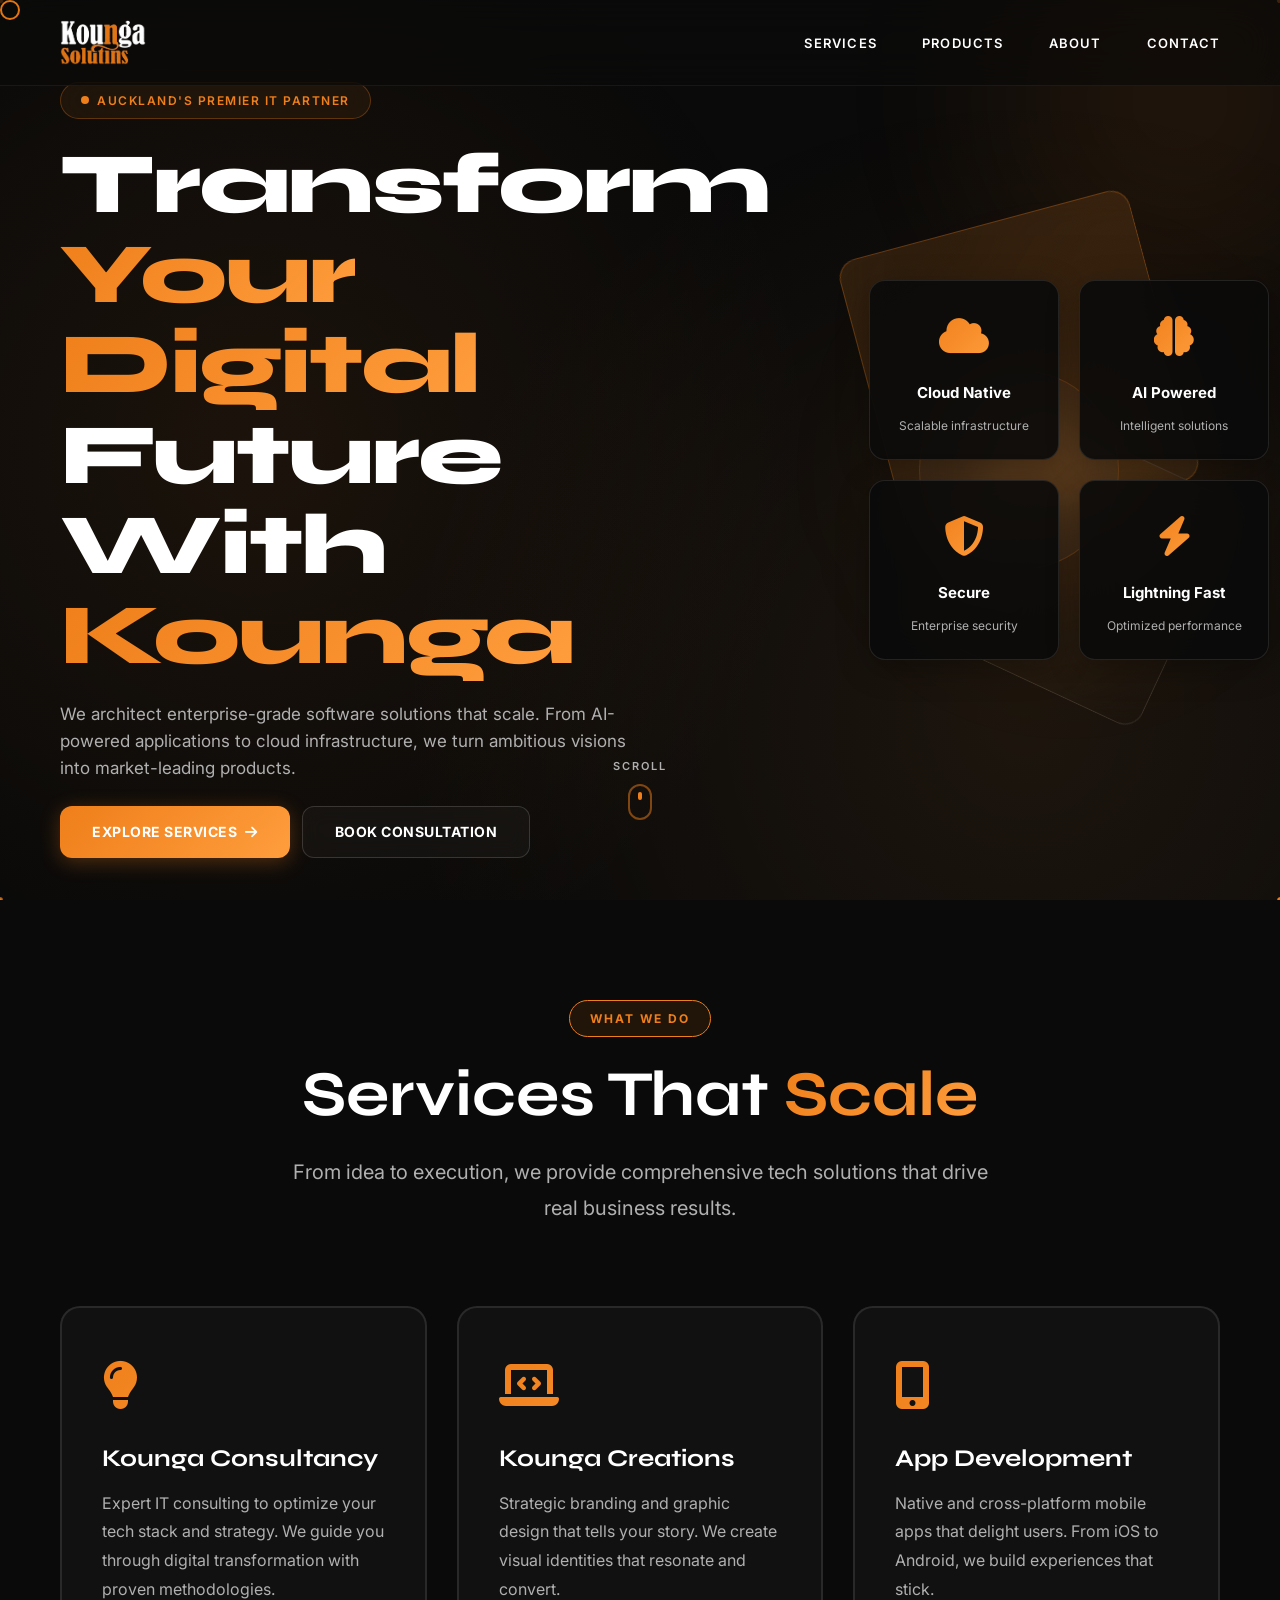
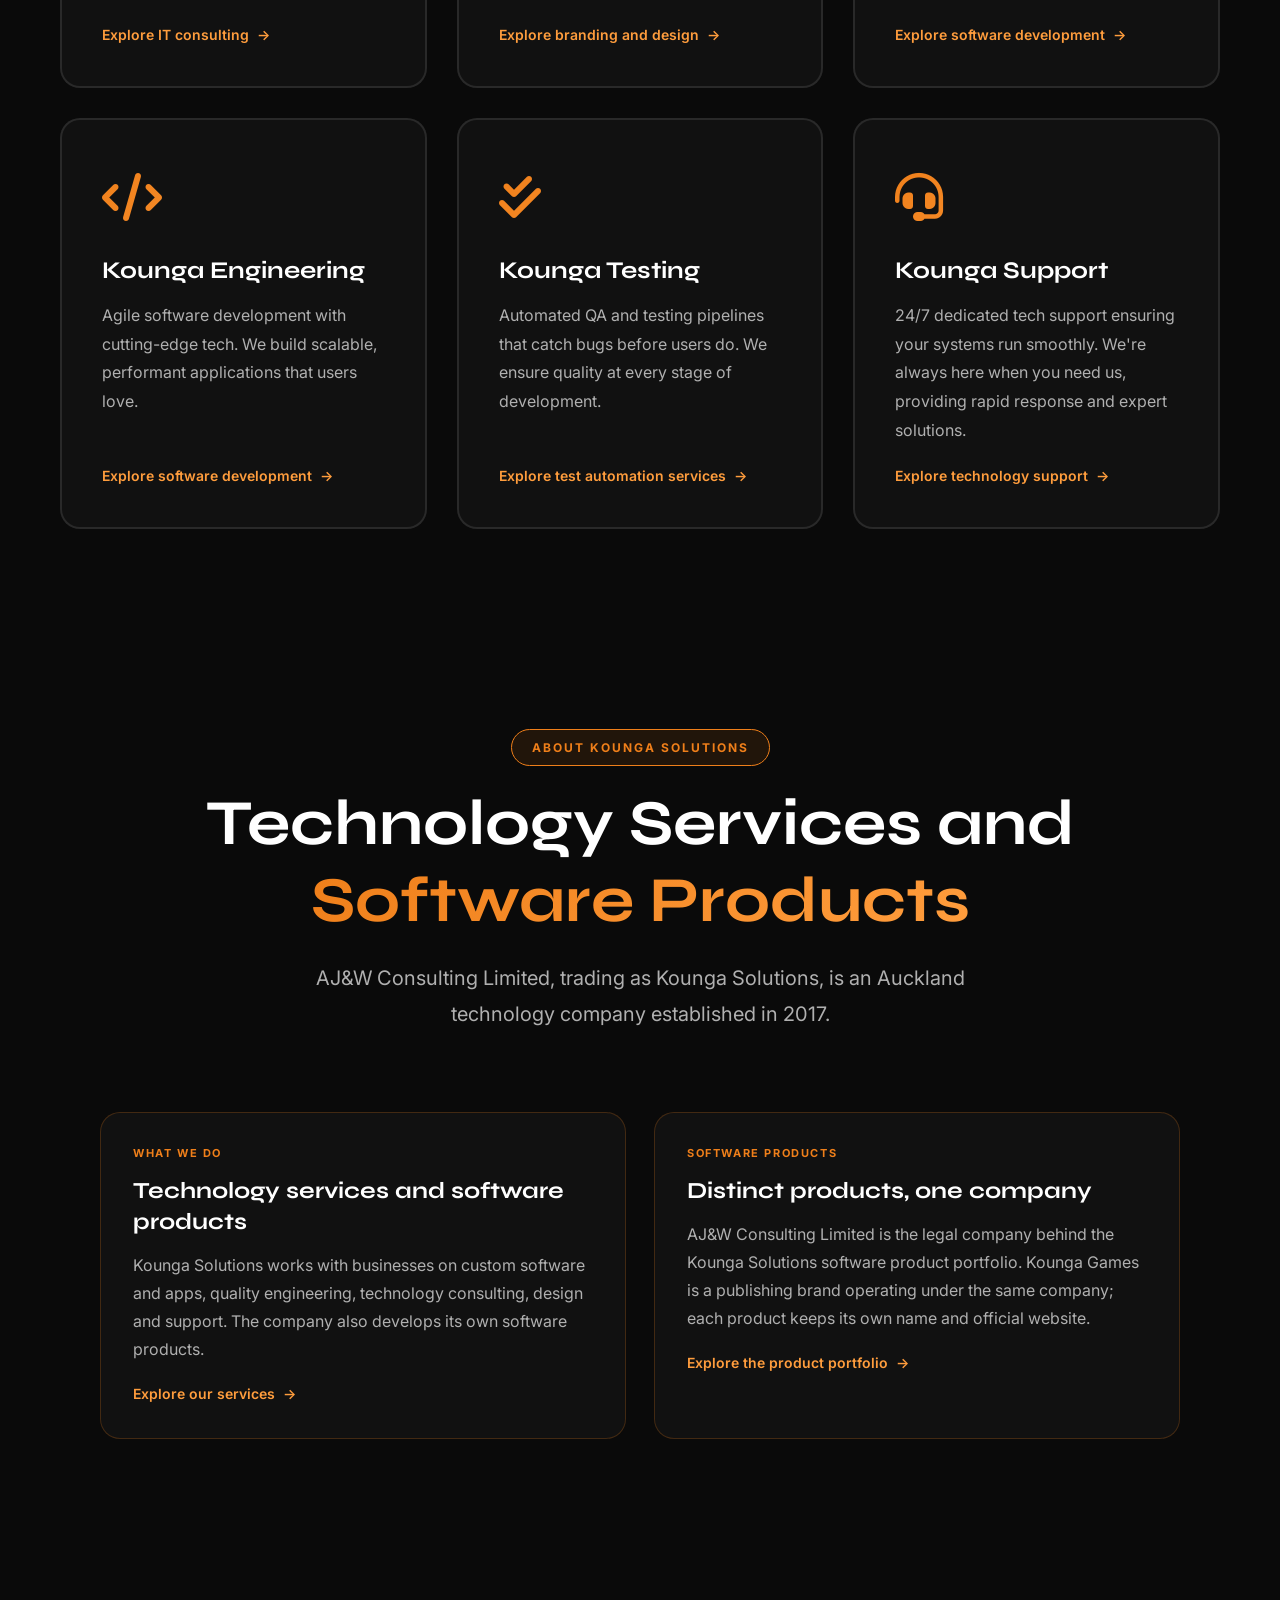
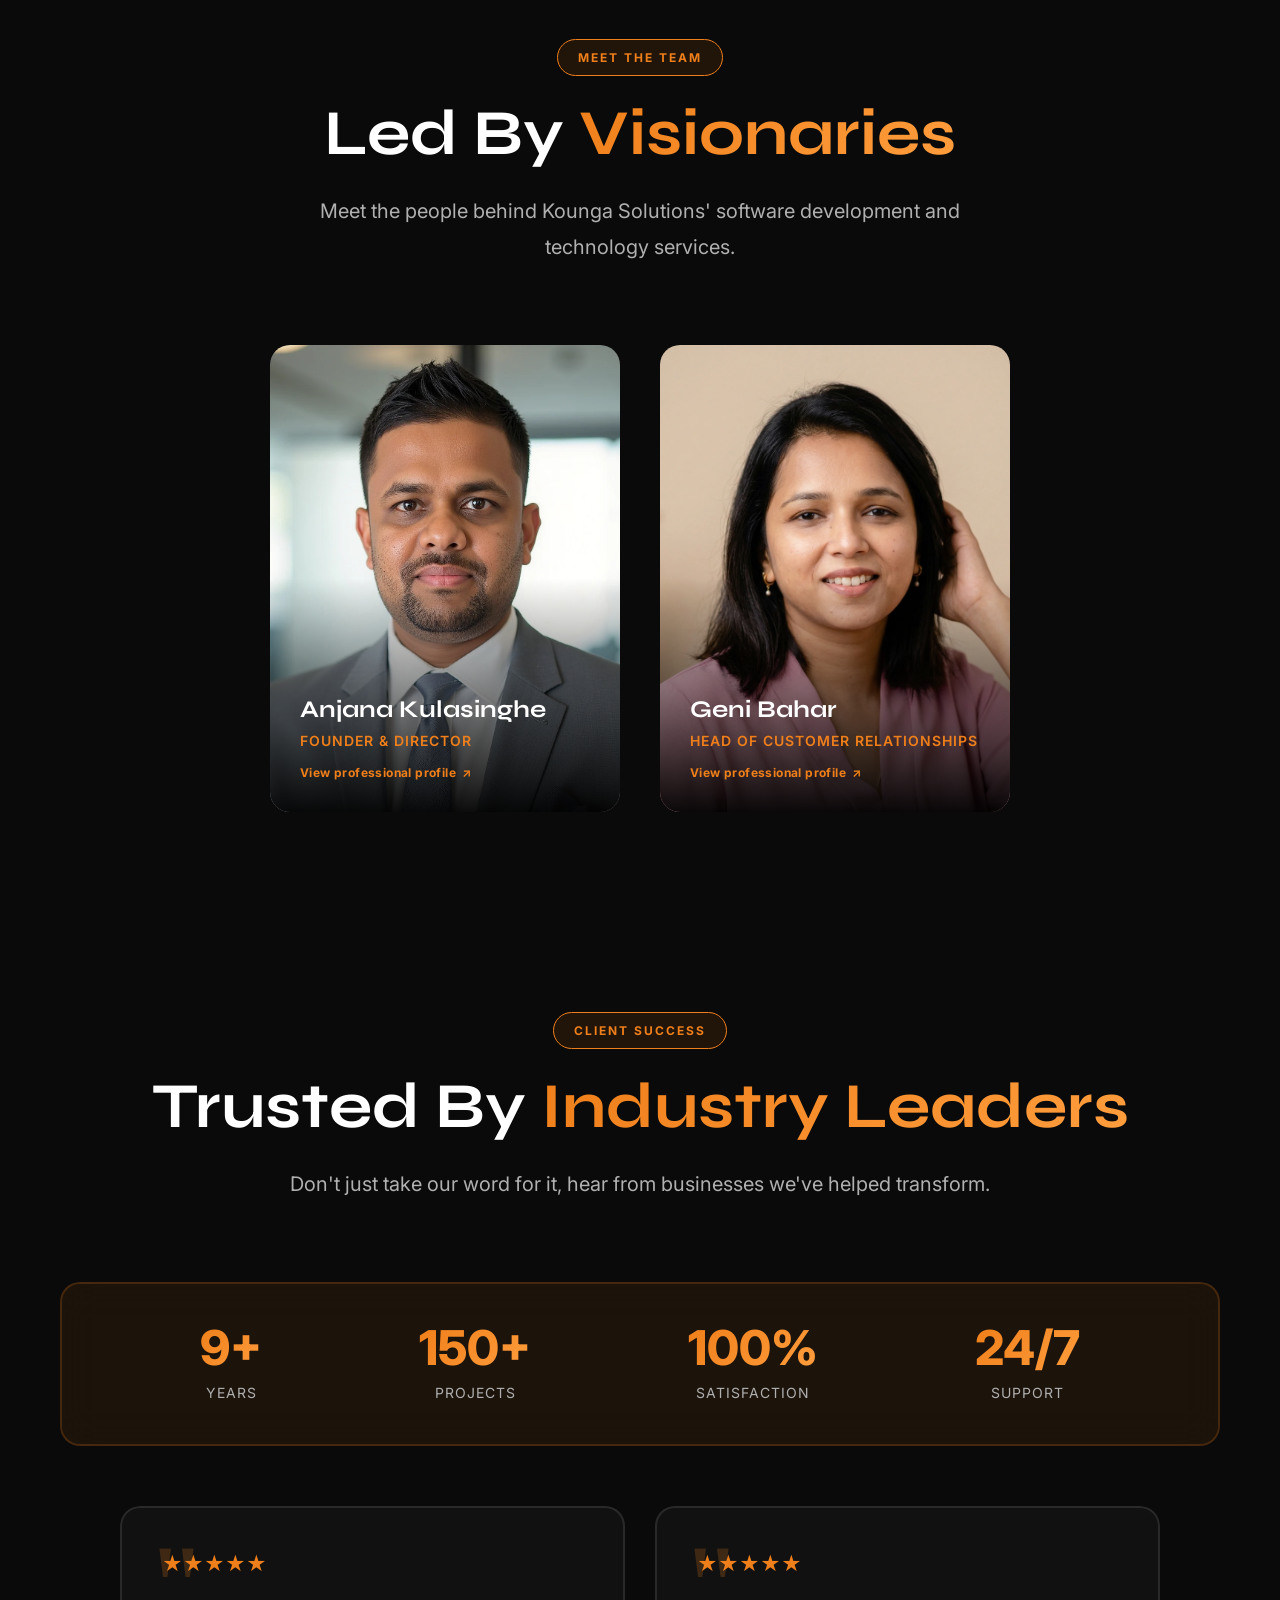
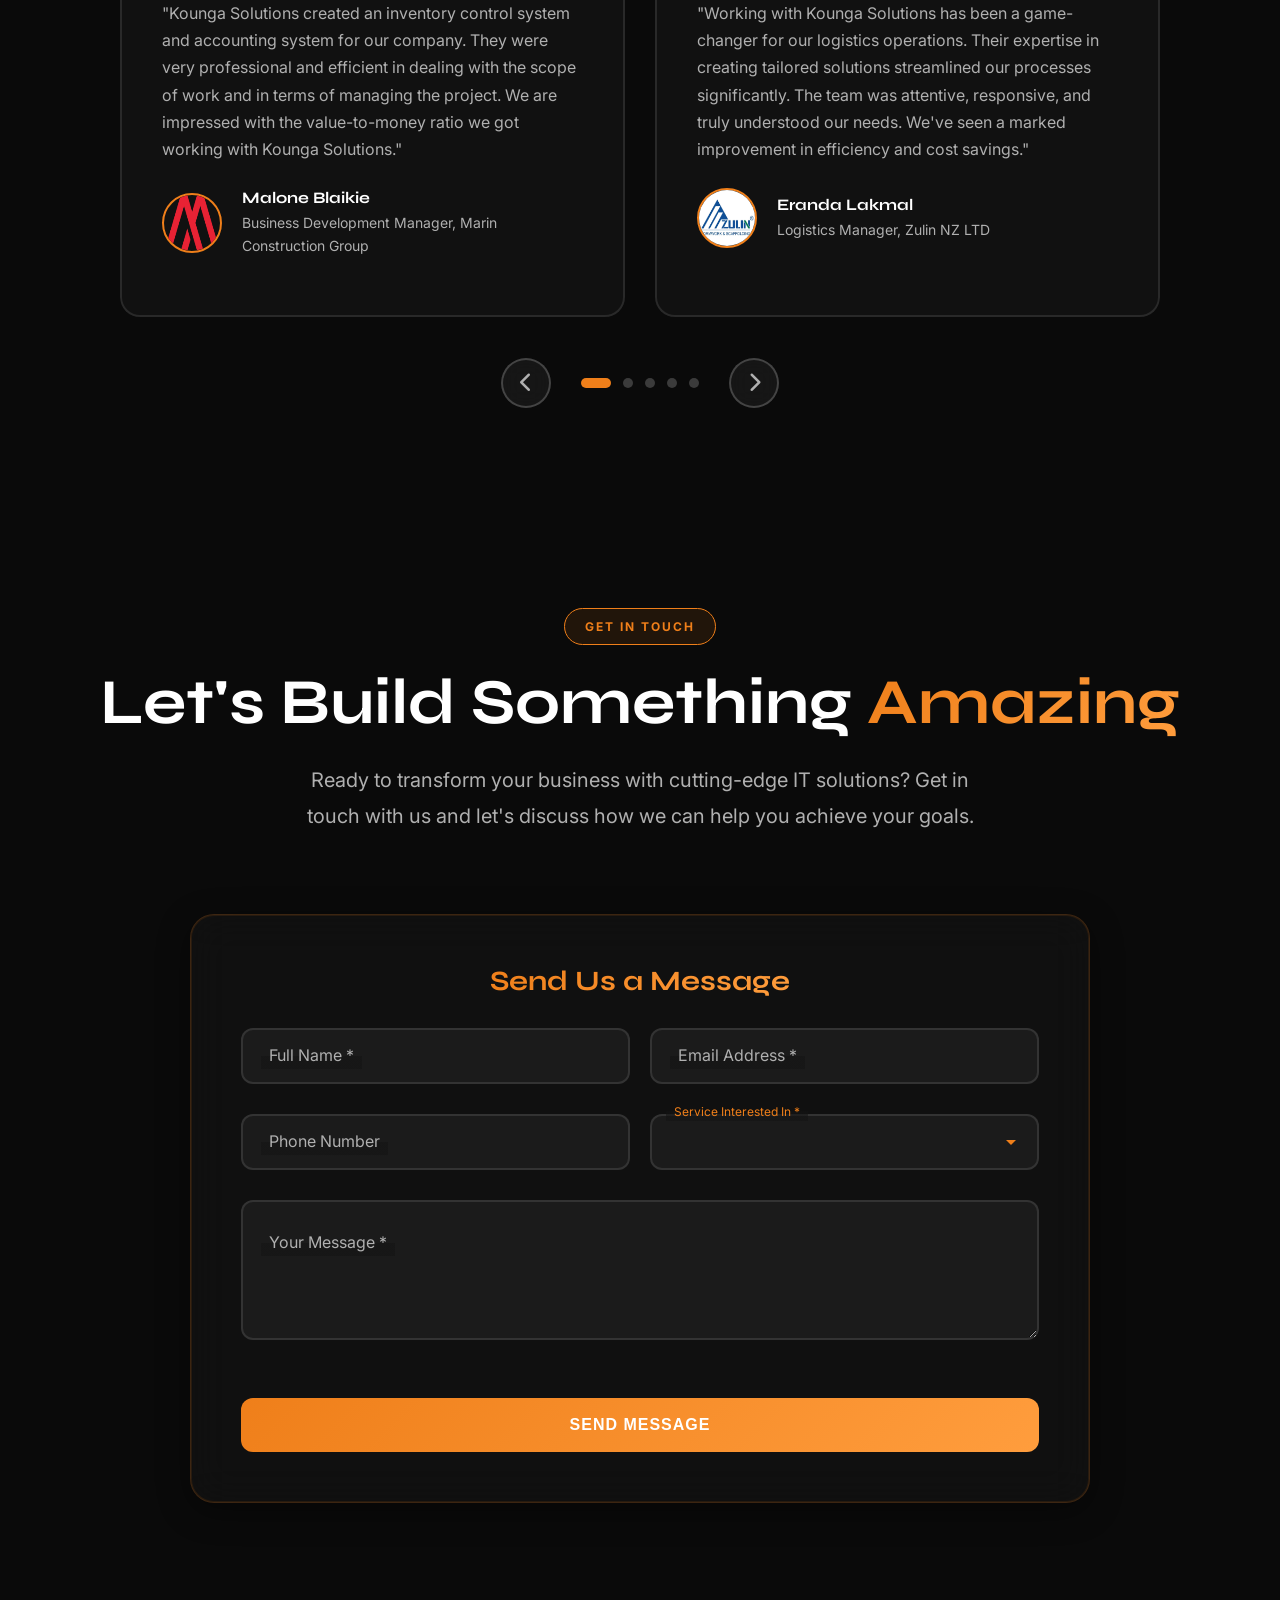
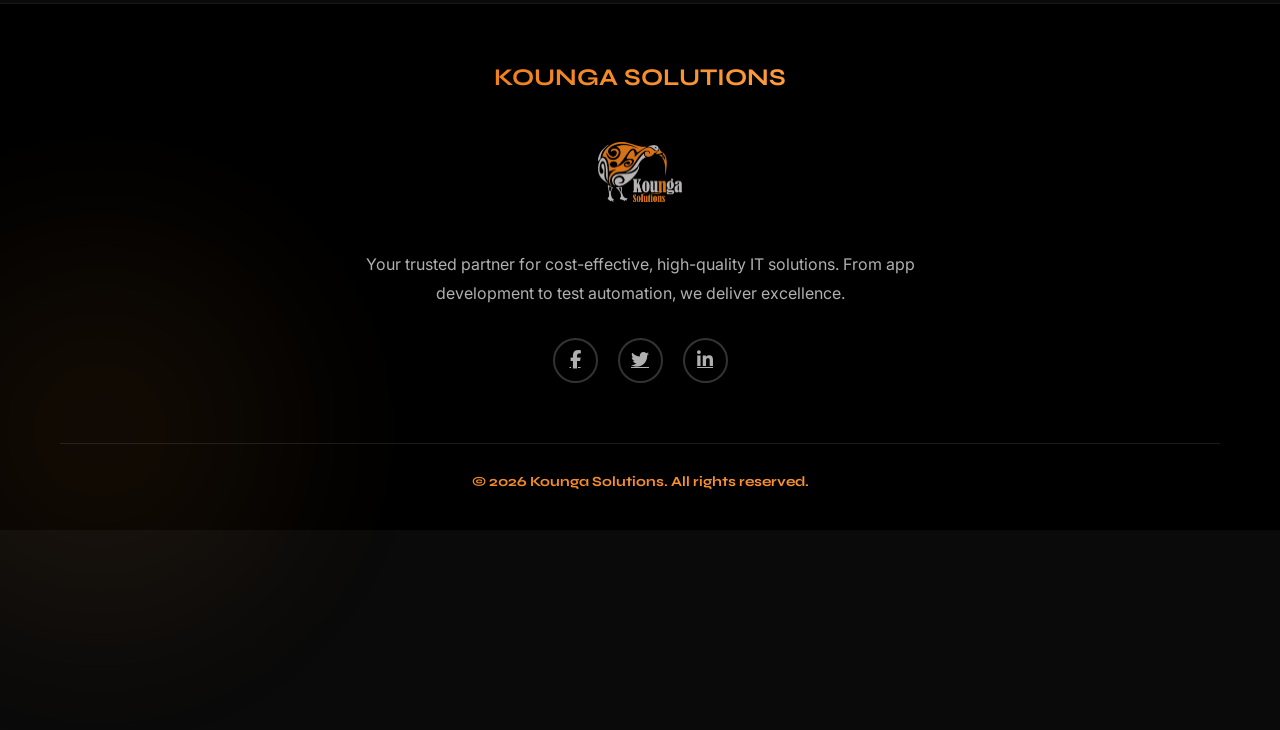
<file: index.html>
<!DOCTYPE html>
<html lang="en-NZ">

<head>
    <!-- Google tag (gtag.js) -->
    <script async src="https://www.googletagmanager.com/gtag/js?id=G-C0F9498EJR"></script>
    <script>
        window.dataLayer = window.dataLayer || [];
        function gtag() { dataLayer.push(arguments); }
        gtag('js', new Date());

        gtag('config', 'G-C0F9498EJR');
    </script>

    <meta charset="UTF-8">
    <meta name="viewport" content="width=device-width, initial-scale=1.0">

    <!-- Primary Meta Tags -->
    <title>Software Development &amp; IT Services Auckland | Kounga Solutions</title>
    <meta name="description"
        content="Kounga Solutions provides software and app development, QA testing, IT consulting, web design, and tech support for businesses in Auckland, New Zealand.">
    <meta name="author" content="Kounga Solutions">
    <meta name="robots" content="index, follow, max-image-preview:large">
    <meta name="theme-color" content="#111111">
    <link rel="canonical" href="https://www.koungasolutions.co.nz/">

    <!-- Open Graph / Facebook -->
    <meta property="og:type" content="website">
    <meta property="og:url" content="https://www.koungasolutions.co.nz/">
    <meta property="og:title" content="Software Development &amp; IT Services Auckland | Kounga Solutions">
    <meta property="og:description"
        content="Software and app development, QA testing, IT consulting, web design, and tech support for businesses in Auckland, New Zealand.">
    <meta property="og:image" content="https://www.koungasolutions.co.nz/assets/images/KoungaLogo.png">
    <meta property="og:image:width" content="1602">
    <meta property="og:image:height" content="835">
    <meta property="og:image:alt" content="Kounga Solutions logo">
    <meta property="og:site_name" content="Kounga Solutions">
    <meta property="og:locale" content="en_NZ">

    <!-- Twitter -->
    <meta name="twitter:card" content="summary_large_image">
    <meta name="twitter:url" content="https://www.koungasolutions.co.nz/">
    <meta name="twitter:title" content="Software Development &amp; IT Services Auckland | Kounga Solutions">
    <meta name="twitter:description"
        content="Software and app development, QA testing, IT consulting, web design, and tech support for businesses in Auckland, New Zealand.">
    <meta name="twitter:image" content="https://www.koungasolutions.co.nz/assets/images/KoungaLogo.png">
    <meta name="twitter:image:alt" content="Kounga Solutions logo">

    <!-- Favicons -->
    <link rel="icon" type="image/png" href="assets/images/KoungaLogo.png">
    <link rel="apple-touch-icon" href="assets/images/KoungaLogo.png">

    <!-- Performance Optimization -->
    <link rel="preconnect" href="https://fonts.googleapis.com">
    <link rel="preconnect" href="https://fonts.gstatic.com" crossorigin>
    <link rel="dns-prefetch" href="https://cdnjs.cloudflare.com">
    <link rel="dns-prefetch" href="https://unpkg.com">

    <!-- Fonts -->
    <link
        href="https://fonts.googleapis.com/css2?family=Inter:wght@300;400;500;600;700;800;900&amp;family=Syne:wght@400;500;600;700;800&amp;display=swap"
        rel="stylesheet">

    <!-- Font Awesome -->
    <link rel="stylesheet" href="https://cdnjs.cloudflare.com/ajax/libs/font-awesome/6.5.1/css/all.min.css">

    <!-- AOS Animation Library -->
    <link href="https://unpkg.com/aos@2.3.1/dist/aos.css" rel="stylesheet">

    <!-- Main Stylesheet -->
    <link rel="stylesheet" href="assets/css/style.css">

    <!-- Web3Forms client script (renders hCaptcha, verified server-side by Web3Forms) -->
    <script src="https://web3forms.com/client/script.js" async defer></script>

    <!-- Structured data: connects the organization, founder and homepage. -->
    <script type="application/ld+json">
    {
      "@context": "https://schema.org",
      "@graph": [
        {
          "@type": "Organization",
          "@id": "https://www.koungasolutions.co.nz/#organization",
          "name": "Kounga Solutions",
          "legalName": "AJ&W Consulting Limited",
          "url": "https://www.koungasolutions.co.nz/",
          "logo": {
            "@type": "ImageObject",
            "url": "https://www.koungasolutions.co.nz/assets/images/KoungaLogo.png",
            "width": 1602,
            "height": 835
          },
          "description": "AJ&W Consulting Limited, trading as Kounga Solutions, is an Auckland-based New Zealand technology company providing software and app development, QA testing, IT consulting, web design, and technology support.",
          "foundingDate": "2017",
          "brand": { "@id": "https://www.koungasolutions.co.nz/#kounga-games" },
          "founder": {
            "@type": "Person",
            "@id": "https://www.koungasolutions.co.nz/#anjana-kulasinghe",
            "name": "Anjana Kulasinghe"
          },
          "areaServed": [
            { "@type": "City", "name": "Auckland" },
            { "@type": "Country", "name": "New Zealand" }
          ],
          "sameAs": [
            "https://www.facebook.com/KoungaSolutions/",
            "https://twitter.com/KoungaSolutions",
            "https://www.linkedin.com/company/koungasolutions/"
          ]
        },
        {
          "@type": "Brand",
          "@id": "https://www.koungasolutions.co.nz/#kounga-games",
          "name": "Kounga Games",
          "description": "Publishing brand operating under AJ&W Consulting Limited, trading as Kounga Solutions."
        },
        {
          "@type": "Person",
          "@id": "https://www.koungasolutions.co.nz/#anjana-kulasinghe",
          "name": "Anjana Kulasinghe",
          "gender": "Male",
          "jobTitle": "Founder and Director",
          "url": "https://anjanakulasinghe.com/",
          "sameAs": ["https://anjanakulasinghe.com/"],
          "worksFor": { "@id": "https://www.koungasolutions.co.nz/#organization" }
        },
        {
          "@type": "WebSite",
          "@id": "https://www.koungasolutions.co.nz/#website",
          "url": "https://www.koungasolutions.co.nz/",
          "name": "Kounga Solutions",
          "inLanguage": "en-NZ",
          "publisher": { "@id": "https://www.koungasolutions.co.nz/#organization" }
        },
        {
          "@type": "WebPage",
          "@id": "https://www.koungasolutions.co.nz/#webpage",
          "url": "https://www.koungasolutions.co.nz/",
          "name": "Software Development & IT Services Auckland | Kounga Solutions",
          "description": "Kounga Solutions provides software and app development, QA testing, IT consulting, web design, and tech support for businesses in Auckland, New Zealand.",
          "inLanguage": "en-NZ",
          "isPartOf": { "@id": "https://www.koungasolutions.co.nz/#website" },
          "about": { "@id": "https://www.koungasolutions.co.nz/#organization" }
        }
      ]
    }
    </script>
</head>

<body>
    <a class="skip-link" href="#main-content">Skip to main content</a>

    <!-- Custom Cursor -->
    <div class="custom-cursor" aria-hidden="true"></div>

    <!-- Animated Background -->
    <div class="bg-animated" aria-hidden="true"></div>

    <!-- Particle Canvas -->
    <canvas id="particle-canvas" aria-hidden="true"></canvas>

    <!-- Liquid Blobs -->
    <div class="liquid-blob liquid-blob-1" aria-hidden="true"></div>
    <div class="liquid-blob liquid-blob-2" aria-hidden="true"></div>

    <!-- Navigation -->
    <nav role="navigation" aria-label="Main navigation">
        <a href="#home" class="logo" aria-label="Kounga Solutions Home">
            <picture>
                <source srcset="assets/images/KoungaLogo.webp" type="image/webp">
                <img src="assets/images/KoungaLogo.png" alt="Kounga Solutions">
            </picture>
        </a>
        <ul class="nav-links" id="primary-navigation">
            <li><a href="#services">Services</a></li>
            <li><a href="/products/">Products</a></li>
            <li><a href="#about">About</a></li>
            <li><a href="#contact-form">Contact</a></li>
        </ul>
        <button class="mobile-toggle" type="button" aria-label="Open navigation menu" aria-expanded="false" aria-controls="primary-navigation" onclick="toggleMobileMenu()">
            <span></span>
            <span></span>
            <span></span>
        </button>
    </nav>

    <main id="main-content">
    <!-- Hero Section -->
    <section id="home" class="hero" aria-label="Hero section">
        <div class="hero-content">
            <div class="hero-text">
                <div class="hero-badge">
                    Auckland's Premier IT Partner
                </div>

                <h1>
                    <span class="word">Transform</span> <span class="word gradient-text">Your</span><br>
                    <span class="word gradient-text">Digital</span> <span class="word">Future</span><br>
                    <span class="word">With</span> <span class="word gradient-text">Kounga</span>
                </h1>

                <p>We architect enterprise-grade software solutions that scale. From AI-powered applications to cloud
                    infrastructure, we turn ambitious visions into market-leading products.</p>

                <div class="hero-buttons">
                    <a href="#services" class="btn-primary">
                        <span>Explore Services</span>
                        <i class="fas fa-arrow-right"></i>
                    </a>
                    <a href="#contact-form" class="btn-secondary">
                        <span>Book Consultation</span>
                    </a>
                </div>
            </div>

            <div class="hero-visual">
                <div class="hero-showcase">
                    <div class="center-glow"></div>

                    <div class="geometric-shape shape-1"></div>
                    <div class="geometric-shape shape-2"></div>
                    <div class="geometric-shape shape-3"></div>

                    <div class="tech-stack">
                        <div class="tech-card">
                            <div class="tech-icon"><i class="fas fa-cloud"></i></div>
                            <div class="tech-name">Cloud Native</div>
                            <div class="tech-desc">Scalable infrastructure</div>
                        </div>

                        <div class="tech-card">
                            <div class="tech-icon"><i class="fas fa-brain"></i></div>
                            <div class="tech-name">AI Powered</div>
                            <div class="tech-desc">Intelligent solutions</div>
                        </div>

                        <div class="tech-card">
                            <div class="tech-icon"><i class="fas fa-shield-alt"></i></div>
                            <div class="tech-name">Secure</div>
                            <div class="tech-desc">Enterprise security</div>
                        </div>

                        <div class="tech-card">
                            <div class="tech-icon"><i class="fas fa-bolt"></i></div>
                            <div class="tech-name">Lightning Fast</div>
                            <div class="tech-desc">Optimized performance</div>
                        </div>
                    </div>
                </div>
            </div>
        </div>



        <div class="hero-scroll">
            <span class="hero-scroll-text">Scroll</span>
            <div class="hero-scroll-icon"></div>
        </div>
    </section>

    <!-- Services Section -->
    <section id="services" aria-label="Our services">
        <div class="section-header" data-aos="fade-up">
            <span class="section-tag">What We Do</span>
            <h2 class="section-title">Services That <span class="gradient-text">Scale</span></h2>
            <p class="section-subtitle">From idea to execution, we provide comprehensive tech solutions that drive real
                business results.</p>
        </div>

        <div class="services-grid">
            <div class="service-card" data-aos="fade-up" data-aos-delay="200">
                <div class="service-icon"><i class="fas fa-lightbulb"></i></div>
                <h3>Kounga Consultancy</h3>
                <p>Expert IT consulting to optimize your tech stack and strategy. We guide you through digital
                    transformation with proven methodologies.</p>
                <a class="service-link" href="/services/it-consulting/">Explore IT consulting <span aria-hidden="true">&rarr;</span></a>
            </div>

            <div class="service-card" data-aos="fade-up" data-aos-delay="100">
                <div class="service-icon"><i class="fas fa-laptop-code"></i></div>
                <h3>Kounga Creations</h3>
                <p>Strategic branding and graphic design that tells your story. We create visual identities that
                    resonate and convert.</p>
                <a class="service-link" href="/services/branding-design/">Explore branding and design <span aria-hidden="true">&rarr;</span></a>
            </div>

            <div class="service-card" data-aos="fade-up" data-aos-delay="200">
                <div class="service-icon"><i class="fas fa-mobile-alt"></i></div>
                <h3>App Development</h3>
                <p>Native and cross-platform mobile apps that delight users. From iOS to Android, we build experiences
                    that stick.</p>
                <a class="service-link" href="/services/software-development/">Explore software development <span aria-hidden="true">&rarr;</span></a>
            </div>

            <div class="service-card" data-aos="fade-up" data-aos-delay="0">
                <div class="service-icon"><i class="fas fa-code"></i></div>
                <h3>Kounga Engineering</h3>
                <p>Agile software development with cutting-edge tech. We build scalable, performant applications that
                    users love.</p>
                <a class="service-link" href="/services/software-development/">Explore software development <span aria-hidden="true">&rarr;</span></a>
            </div>

            <div class="service-card" data-aos="fade-up" data-aos-delay="100">
                <div class="service-icon"><i class="fas fa-check-double"></i></div>
                <h3>Kounga Testing</h3>
                <p>Automated QA and testing pipelines that catch bugs before users do. We ensure quality at every stage
                    of development.</p>
                <a class="service-link" href="/services/test-automation/">Explore test automation services <span aria-hidden="true">&rarr;</span></a>
            </div>

            <div class="service-card" data-aos="fade-up" data-aos-delay="0">
                <div class="service-icon"><i class="fas fa-headset"></i></div>
                <h3>Kounga Support</h3>
                <p>24/7 dedicated tech support ensuring your systems run smoothly. We're always here when you need us,
                    providing rapid response and expert solutions.</p>
                <a class="service-link" href="/services/it-support/">Explore technology support <span aria-hidden="true">&rarr;</span></a>
            </div>
        </div>
    </section>

    <!-- About Section -->
    <section id="about" aria-label="About us">
        <div class="section-header" data-aos="fade-up">
            <span class="section-tag">About Kounga Solutions</span>
            <h2 class="section-title">Technology Services and <span class="gradient-text">Software Products</span></h2>
            <p class="section-subtitle">AJ&amp;W Consulting Limited, trading as Kounga Solutions, is an Auckland technology company established in 2017.</p>
        </div>

        <div class="about-content">
            <article class="about-panel" data-aos="fade-up">
                <span class="about-kicker">What we do</span>
                <h3>Technology services and software products</h3>
                <p>Kounga Solutions works with businesses on custom software and apps, quality engineering, technology consulting, design and support. The company also develops its own software products.</p>
                <a class="service-link" href="#services">Explore our services <span aria-hidden="true">&rarr;</span></a>
            </article>

            <article class="about-panel" data-aos="fade-up" data-aos-delay="100">
                <span class="about-kicker">Software products</span>
                <h3>Distinct products, one company</h3>
                <p>AJ&amp;W Consulting Limited is the legal company behind the Kounga Solutions software product portfolio. Kounga Games is a publishing brand operating under the same company; each product keeps its own name and official website.</p>
                <a class="service-link" href="/products/">Explore the product portfolio <span aria-hidden="true">&rarr;</span></a>
            </article>
        </div>
    </section>

    <!-- Team Section -->
    <section id="team" aria-label="Our team">
        <div class="section-header">
            <span class="section-tag">Meet The Team</span>
            <h2 class="section-title">Led By <span class="gradient-text">Visionaries</span></h2>
            <p class="section-subtitle">Meet the people behind Kounga Solutions' software development and technology services.</p>
        </div>

        <div class="team-grid">
            <a class="team-card" href="https://anjanakulasinghe.com/" target="_blank" rel="noopener noreferrer" aria-label="View Anjana Kulasinghe's professional profile">
                <picture>
                    <source srcset="assets/images/AnjanaKulasinghe.webp" type="image/webp">
                    <img src="assets/images/AnjanaKulasinghe.png" alt="Anjana Kulasinghe" loading="eager" decoding="async" width="1109" height="1259">
                </picture>
                <div class="team-overlay">
                    <h3>Anjana Kulasinghe</h3>
                    <p class="role">Founder &amp; Director</p>
                    <span class="team-profile-link">View professional profile <span aria-hidden="true">&nearr;</span></span>
                </div>
            </a>

            <a class="team-card" href="https://genibahar.com/" target="_blank" rel="noopener noreferrer" aria-label="View Geni Bahar's professional profile">
                <picture>
                    <source srcset="assets/images/Geni.webp" type="image/webp">
                    <img src="assets/images/Geni.png" alt="Geni Bahar" loading="eager" decoding="async" width="1782" height="2109">
                </picture>
                <div class="team-overlay">
                    <h3>Geni Bahar</h3>
                    <p class="role">Head of Customer Relationships</p>
                    <span class="team-profile-link">View professional profile <span aria-hidden="true">&nearr;</span></span>
                </div>
            </a>
        </div>
    </section>

    <!-- Testimonials Section -->
    <section id="testimonials" aria-label="Client testimonials">
        <div class="section-header" data-aos="fade-up">
            <span class="section-tag">Client Success</span>
            <h2 class="section-title">Trusted By <span class="gradient-text">Industry Leaders</span></h2>
            <p class="section-subtitle">Don't just take our word for it, hear from businesses we've helped transform.
            </p>
        </div>

        <!-- Stats Bar -->
        <div class="stats-bar" data-aos="fade-up">
            <div class="stat-item">
                <div class="stat-number" data-count="9">9+</div>
                <div class="stat-label">Years</div>
            </div>
            <div class="stat-item">
                <div class="stat-number" data-count="150">150+</div>
                <div class="stat-label">Projects</div>
            </div>
            <div class="stat-item">
                <div class="stat-number" data-count="100">100%</div>
                <div class="stat-label">Satisfaction</div>
            </div>
            <div class="stat-item">
                <div class="stat-number" data-count="24">24/7</div>
                <div class="stat-label">Support</div>
            </div>
        </div>

        <div class="testimonials-container">
            <div class="testimonials-slider">
                <div class="testimonials-grid" id="testimonials-slider">
                    <div class="testimonial-card" data-aos="fade-up" data-aos-delay="0">
                        <div class="stars">★★★★★</div>
                        <p class="testimonial-text">"Kounga Solutions created an inventory control system and accounting
                            system for our company. They were very professional and efficient in dealing with the scope
                            of work and in terms of managing the project. We are impressed with the value-to-money ratio
                            we got working with Kounga Solutions."</p>
                        <div class="testimonial-author">
                            <img src="assets/images/Marin.png" alt="Marin Construction Group logo" class="author-img" loading="lazy" decoding="async">
                            <div class="author-info">
                                <h3>Malone Blaikie</h3>
                                <p>Business Development Manager, Marin Construction Group</p>
                            </div>
                        </div>
                    </div>

                    <div class="testimonial-card" data-aos="fade-up" data-aos-delay="100">
                        <div class="stars">★★★★★</div>
                        <p class="testimonial-text">"Working with Kounga Solutions has been a game-changer for our
                            logistics operations. Their expertise in creating tailored solutions streamlined our
                            processes significantly. The team was attentive, responsive, and truly understood our needs.
                            We've seen a marked improvement in efficiency and cost savings."</p>
                        <div class="testimonial-author">
                            <img src="assets/images/Zulin.jpeg" alt="Zulin Formwork &amp; Scaffolding logo" class="author-img" loading="lazy" decoding="async">
                            <div class="author-info">
                                <h3>Eranda Lakmal</h3>
                                <p>Logistics Manager, Zulin NZ LTD</p>
                            </div>
                        </div>
                    </div>

                    <div class="testimonial-card" data-aos="fade-up" data-aos-delay="200">
                        <div class="stars">★★★★★</div>
                        <p class="testimonial-text">"As a creative agency, we needed a reliable tech partner who could
                            bring our digital vision to life. Kounga Solutions delivered exceptional web development and
                            digital infrastructure that perfectly complements our visual storytelling. Their technical
                            expertise and understanding of creative workflows made the entire process seamless."</p>
                        <div class="testimonial-author">
                            <img src="assets/images/Muse.png" alt="Muse Digital logo" class="author-img" loading="lazy" decoding="async">
                            <div class="author-info">
                                <h3>Kaupadhi</h3>
                                <p>Director, Muse Digital</p>
                            </div>
                        </div>
                    </div>

                    <div class="testimonial-card" data-aos="fade-up" data-aos-delay="0">
                        <div class="stars">★★★★★</div>
                        <p class="testimonial-text">"In real estate, having cutting-edge technology is crucial for
                            standing out. Kounga Solutions built a powerful CRM and marketing platform that helps me
                            sell properties others can't. Their digital solutions have become a competitive advantage in
                            the Auckland market. Exceptional work from start to finish."</p>
                        <div class="testimonial-author">
                            <img src="assets/images/Kevin.jpg" alt="Kevin Ratnayake monogram logo" class="author-img" loading="lazy" decoding="async">
                            <div class="author-info">
                                <h3>Kevin Ratnayake</h3>
                                <p>Real Estate Specialist</p>
                            </div>
                        </div>
                    </div>

                    <div class="testimonial-card" data-aos="fade-up" data-aos-delay="100">
                        <div class="stars">★★★★★</div>
                        <p class="testimonial-text">"Launching our e-commerce platform was a daunting task, but Kounga
                            Solutions made it effortless. They built a beautiful, fast, and secure online store that has
                            transformed how we connect with customers across New Zealand. Their ongoing support and
                            technical guidance have been invaluable to our growth."</p>
                        <div class="testimonial-author">
                            <picture>
                                <source srcset="assets/images/NovaFeet.webp" type="image/webp">
                                <img src="assets/images/NovaFeet.png" alt="Nova Feet logo" class="author-img" loading="lazy" decoding="async">
                            </picture>
                            <div class="author-info">
                                <h3>Rashmika</h3>
                                <p>Director, Nova Feet</p>
                            </div>
                        </div>
                    </div>
                </div>
            </div>

            <div class="carousel-nav" role="group" aria-label="Testimonial controls">
                <button class="carousel-arrow" id="testimonial-prev" type="button" aria-label="Previous testimonial">
                    <i class="fas fa-chevron-left"></i>
                </button>
                <div class="carousel-dots" id="testimonial-dots" role="group" aria-label="Choose a testimonial"></div>
                <button class="carousel-arrow" id="testimonial-next" type="button" aria-label="Next testimonial">
                    <i class="fas fa-chevron-right"></i>
                </button>
            </div>
        </div>
    </section>

    <!-- Contact Form Section -->
    <section class="contact-section" id="contact-form" aria-label="Contact form">
        <div class="section-header" data-aos="fade-up">
            <span class="section-tag">Get In Touch</span>
            <h2 class="section-title">Let's Build Something <span class="gradient-text">Amazing</span></h2>
            <p class="section-subtitle">Ready to transform your business with cutting-edge IT solutions? Get in touch
                with us and let's discuss how we can help you achieve your goals.</p>
        </div>

        <div class="contact-container">
            <div class="contact-form-wrapper" data-aos="fade-up">
                <h3><span class="gradient-text">Send Us a Message</span></h3>
                <form id="contactForm" action="https://api.web3forms.com/submit" method="POST">
                    <!-- Web3Forms Configuration -->
                    <!-- TODO: replace with your real Web3Forms access key from https://web3forms.com -->
                    <input type="hidden" name="access_key" value="22cadac6-0fa3-4c1f-8d49-bed7c2c4286a">
                    <input type="hidden" name="subject" value="New Contact Form Submission - Kounga Solutions">
                    <input type="hidden" name="from_name" value="Kounga Solutions Website">

                    <!-- Web3Forms honeypot (checked server-side): bots fill this, humans never see it -->
                    <input type="checkbox" name="botcheck" style="display:none" tabindex="-1">

                    <div class="form-row">
                        <div class="form-group">
                            <input type="text" name="name" id="name" placeholder=" " autocomplete="name" required>
                            <label for="name">Full Name *</label>
                        </div>

                        <div class="form-group">
                            <input type="email" name="email" id="email" placeholder=" " autocomplete="email" required>
                            <label for="email">Email Address *</label>
                        </div>
                    </div>

                    <div class="form-row">
                        <div class="form-group">
                            <input type="tel" name="phone" id="phone" placeholder=" " autocomplete="tel">
                            <label for="phone">Phone Number</label>
                        </div>

                        <div class="form-group">
                            <select name="service" id="service" required>
                                <option value="" disabled selected aria-label="Select a service">&#8203;</option>
                                <option value="Web Development">Web Development</option>
                                <option value="Mobile App Development">Mobile App Development</option>
                                <option value="QA & Testing">QA & Testing</option>
                                <option value="IT Consulting">IT Consulting</option>
                                <option value="Tech Support">Tech Support</option>
                                <option value="Graphic Design">Graphic Design</option>
                                <option value="Other">Other</option>
                            </select>
                            <label for="service">Service Interested In *</label>
                        </div>
                    </div>

                    <div class="form-group">
                        <textarea name="message" id="message" placeholder=" " required></textarea>
                        <label for="message">Your Message *</label>
                    </div>

                    <!-- Human Verification (hCaptcha - free, verified server-side by Web3Forms) -->
                    <div class="verification-group">
                        <div class="h-captcha" data-captcha="true"></div>
                    </div>

                    <button type="submit" class="submit-btn">
                        <span>Send Message</span>
                    </button>

                    <div class="form-status" id="formStatus" role="status" aria-live="polite" aria-atomic="true"></div>
                </form>
            </div>
        </div>
    </section>
    </main>

    <!-- Footer -->
    <footer id="footer" role="contentinfo" aria-label="Site footer">
        <div class="footer-content">
            <h3 class="gradient-text">KOUNGA SOLUTIONS</h3>
            <picture>
                <source srcset="assets/images/KoungaLogo_Light.webp" type="image/webp">
                <img src="assets/images/KoungaLogo_Light.png" alt="Kounga Solutions" loading="lazy" decoding="async">
            </picture>
            <p>Your trusted partner for cost-effective, high-quality IT solutions. From app development to test
                automation, we deliver excellence.</p>

            <div class="social-links">
                <a href="https://www.facebook.com/KoungaSolutions/" target="_blank" aria-label="Facebook">
                    <i class="fab fa-facebook-f"></i>
                </a>
                <a href="https://twitter.com/KoungaSolutions" target="_blank" aria-label="Twitter">
                    <i class="fab fa-twitter"></i>
                </a>
                <a href="https://www.linkedin.com/company/koungasolutions/" target="_blank" aria-label="LinkedIn">
                    <i class="fab fa-linkedin-in"></i>
                </a>
            </div>

            <div class="footer-bottom">
                <h4 class="gradient-text">&copy; 2026 Kounga Solutions. All rights reserved.</h4>
            </div>
        </div>
    </footer>

    <!-- AOS Library -->
    <script src="https://unpkg.com/aos@2.3.1/dist/aos.js"></script>

    <!-- Main JavaScript -->
    <script src="assets/js/main.js"></script>
</body>

</html>
</file>
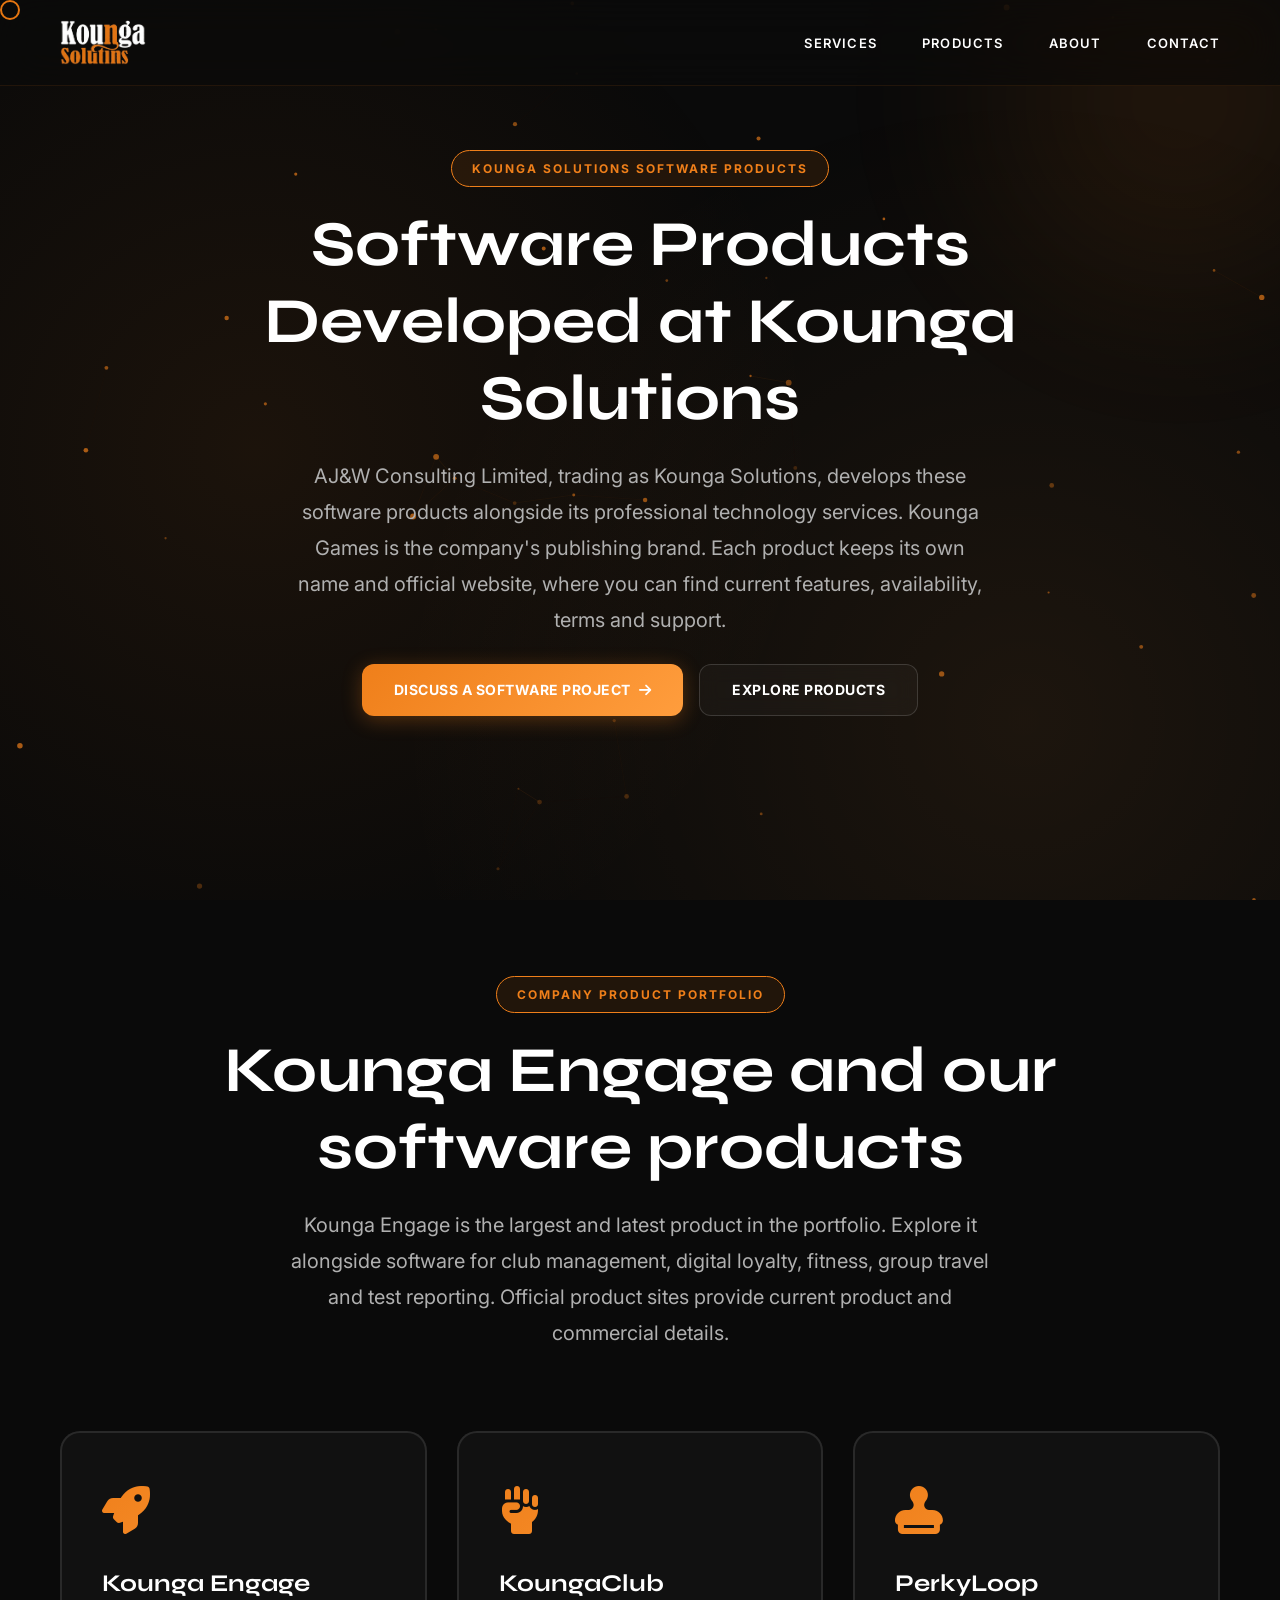
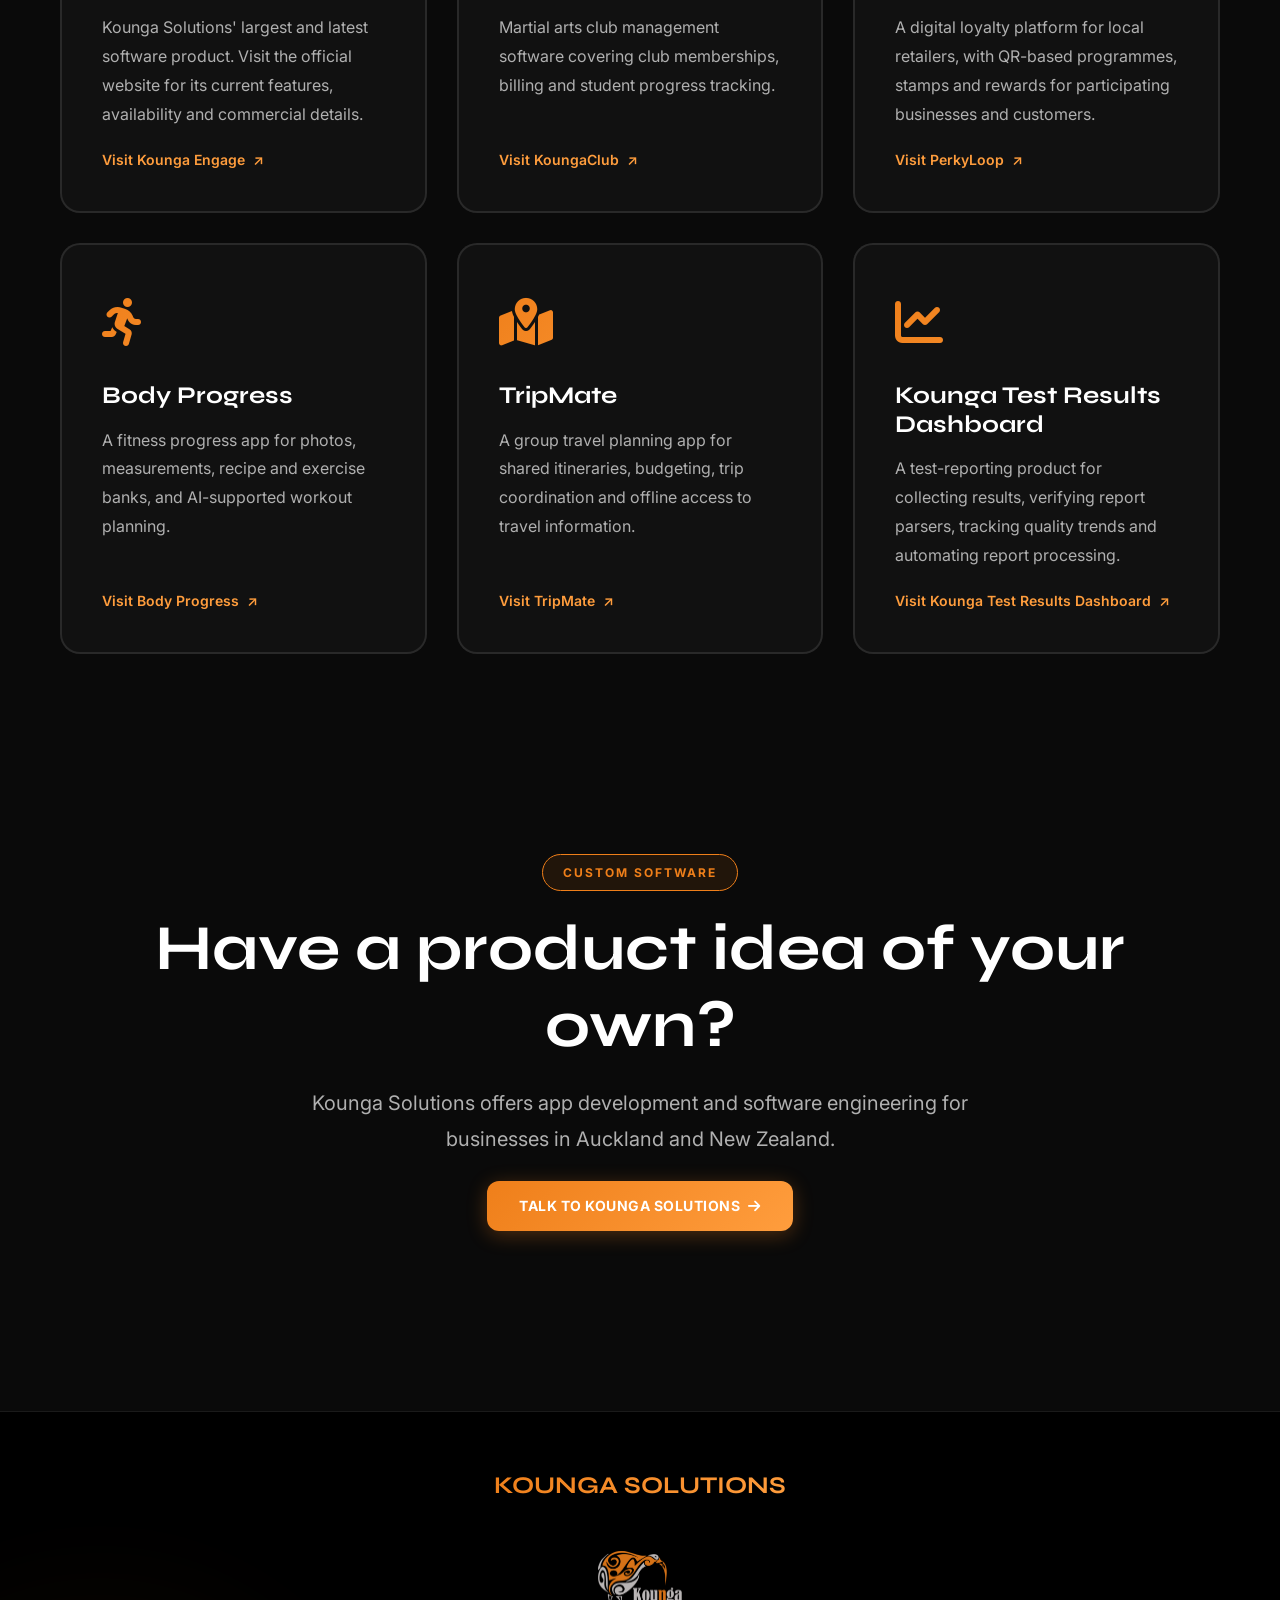
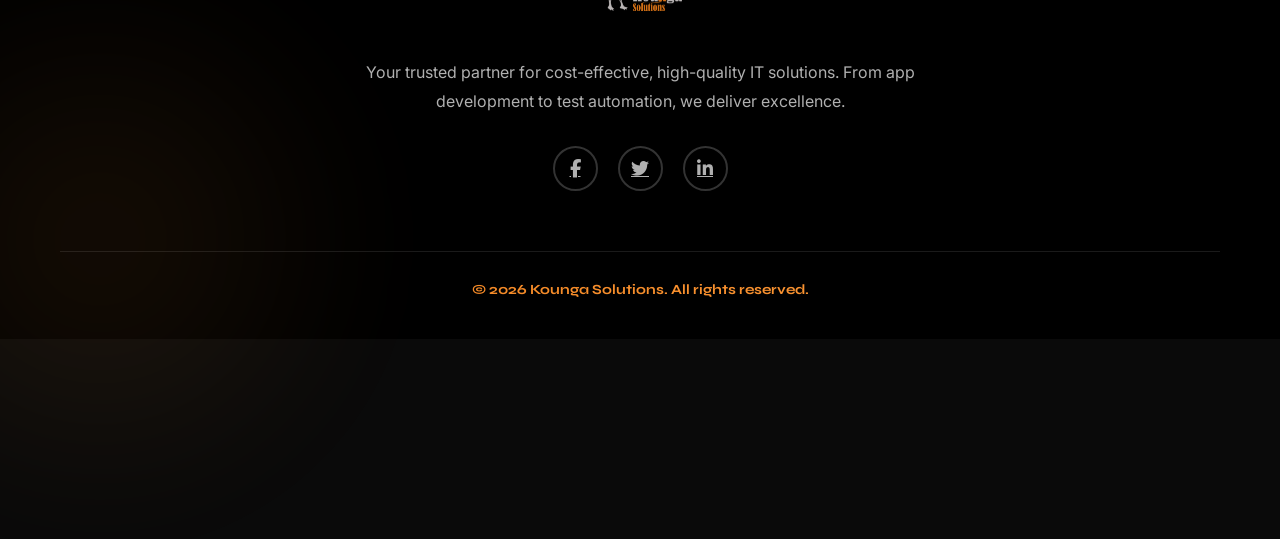
<file: products/index.html>
<!DOCTYPE html>
<html lang="en-NZ">

<head>
    <meta charset="UTF-8">
    <meta name="viewport" content="width=device-width, initial-scale=1.0">
    <title>Kounga Engage &amp; Software Products | Kounga Solutions</title>
    <meta name="description" content="Discover Kounga Engage, Kounga Solutions' largest and latest product, alongside software for clubs, loyalty, fitness, travel and test reporting.">
    <meta name="author" content="Kounga Solutions">
    <meta name="robots" content="index, follow, max-image-preview:large">
    <link rel="canonical" href="https://www.koungasolutions.co.nz/products/">
    <meta property="og:type" content="website">
    <meta property="og:url" content="https://www.koungasolutions.co.nz/products/">
    <meta property="og:title" content="Kounga Engage &amp; Software Products | Kounga Solutions">
    <meta property="og:description" content="Discover Kounga Engage, Kounga Solutions' largest and latest product, alongside the company's other software products.">
    <meta property="og:image" content="https://www.koungasolutions.co.nz/assets/images/KoungaLogo.png">
    <meta property="og:image:width" content="1602">
    <meta property="og:image:height" content="835">
    <meta property="og:image:alt" content="Kounga Solutions logo">
    <meta property="og:site_name" content="Kounga Solutions">
    <meta property="og:locale" content="en_NZ">
    <meta name="twitter:card" content="summary_large_image">
    <meta name="twitter:url" content="https://www.koungasolutions.co.nz/products/">
    <meta name="twitter:title" content="Kounga Engage &amp; Software Products | Kounga Solutions">
    <meta name="twitter:description" content="Discover Kounga Engage, Kounga Solutions' largest and latest product, alongside the company's other software products.">
    <meta name="twitter:image" content="https://www.koungasolutions.co.nz/assets/images/KoungaLogo.png">
    <meta name="twitter:image:alt" content="Kounga Solutions logo">
    <meta name="theme-color" content="#111111">
    <script async src="https://www.googletagmanager.com/gtag/js?id=G-C0F9498EJR"></script>
    <script>
        window.dataLayer = window.dataLayer || [];
        function gtag() { dataLayer.push(arguments); }
        gtag('js', new Date());
        gtag('config', 'G-C0F9498EJR');
    </script>
    <link rel="icon" type="image/png" href="/assets/images/KoungaLogo.png">
    <link rel="apple-touch-icon" href="/assets/images/KoungaLogo.png">
    <link rel="preconnect" href="https://fonts.googleapis.com">
    <link rel="preconnect" href="https://fonts.gstatic.com" crossorigin>
    <link rel="dns-prefetch" href="https://cdnjs.cloudflare.com">
    <link rel="dns-prefetch" href="https://unpkg.com">
    <link href="https://fonts.googleapis.com/css2?family=Inter:wght@300;400;500;600;700;800;900&amp;family=Syne:wght@400;500;600;700;800&amp;display=swap" rel="stylesheet">
    <link rel="stylesheet" href="https://cdnjs.cloudflare.com/ajax/libs/font-awesome/6.5.1/css/all.min.css">
    <link rel="stylesheet" href="https://unpkg.com/aos@2.3.1/dist/aos.css">
    <link rel="stylesheet" href="/assets/css/style.css">
    <script type="application/ld+json">
    {
      "@context": "https://schema.org",
      "@graph": [
        {
          "@type": "WebPage",
          "@id": "https://www.koungasolutions.co.nz/products/#webpage",
          "url": "https://www.koungasolutions.co.nz/products/",
          "name": "Kounga Engage & Software Products | Kounga Solutions",
          "description": "Kounga Engage is the largest and latest product in Kounga Solutions' software portfolio, alongside the company's other software products.",
          "inLanguage": "en-NZ",
          "isPartOf": { "@id": "https://www.koungasolutions.co.nz/#website" },
          "mainEntity": { "@id": "https://www.koungasolutions.co.nz/products/#product-list" }
        },
        {
          "@type": "ItemList",
          "@id": "https://www.koungasolutions.co.nz/products/#product-list",
          "name": "Kounga Solutions software product development portfolio",
          "itemListOrder": "https://schema.org/ItemListOrderAscending",
          "numberOfItems": 6,
          "itemListElement": [
            { "@type": "ListItem", "position": 1, "item": { "@id": "https://www.koungasolutions.co.nz/products/#kounga-engage" } },
            { "@type": "ListItem", "position": 2, "item": { "@id": "https://www.koungasolutions.co.nz/products/#koungaclub" } },
            { "@type": "ListItem", "position": 3, "item": { "@id": "https://www.koungasolutions.co.nz/products/#perkyloop" } },
            { "@type": "ListItem", "position": 4, "item": { "@id": "https://www.koungasolutions.co.nz/products/#body-progress" } },
            { "@type": "ListItem", "position": 5, "item": { "@id": "https://www.koungasolutions.co.nz/products/#tripmate" } },
            { "@type": "ListItem", "position": 6, "item": { "@id": "https://www.koungasolutions.co.nz/products/#test-results-dashboard" } }
          ]
        },
        {
          "@type": "SoftwareApplication",
          "@id": "https://www.koungasolutions.co.nz/products/#kounga-engage",
          "name": "Kounga Engage",
          "url": "https://engage.koungasolutions.co.nz/",
          "description": "Kounga Solutions' largest and latest software product. Visit the official website for current features and commercial details.",
          "creator": { "@id": "https://www.koungasolutions.co.nz/#organization" },
          "publisher": { "@id": "https://www.koungasolutions.co.nz/#organization" }
        },
        {
          "@type": "SoftwareApplication",
          "@id": "https://www.koungasolutions.co.nz/products/#koungaclub",
          "name": "KoungaClub",
          "url": "https://www.koungaclub.com/",
          "description": "Martial arts club management software covering memberships, billing and student progress tracking.",
          "creator": { "@id": "https://www.koungasolutions.co.nz/#organization" },
          "publisher": { "@id": "https://www.koungasolutions.co.nz/#organization" }
        },
        {
          "@type": "SoftwareApplication",
          "@id": "https://www.koungasolutions.co.nz/products/#perkyloop",
          "name": "PerkyLoop",
          "url": "https://perkyloop.com/",
          "description": "A digital loyalty platform for local retailers, with QR-based programmes, stamps and rewards.",
          "creator": { "@id": "https://www.koungasolutions.co.nz/#organization" },
          "publisher": { "@id": "https://www.koungasolutions.co.nz/#organization" }
        },
        {
          "@type": "SoftwareApplication",
          "@id": "https://www.koungasolutions.co.nz/products/#body-progress",
          "name": "Body Progress",
          "url": "https://bodyprogress.koungasolutions.co.nz/",
          "description": "A fitness progress app for photos, measurements, recipe and exercise banks, and AI-supported workout planning.",
          "creator": { "@id": "https://www.koungasolutions.co.nz/#organization" },
          "publisher": { "@id": "https://www.koungasolutions.co.nz/#organization" }
        },
        {
          "@type": "SoftwareApplication",
          "@id": "https://www.koungasolutions.co.nz/products/#tripmate",
          "name": "TripMate",
          "url": "https://tripmate.koungasolutions.co.nz/",
          "description": "A group travel planning app for shared itineraries, budgeting, trip coordination and offline travel information.",
          "creator": { "@id": "https://www.koungasolutions.co.nz/#organization" },
          "publisher": { "@id": "https://www.koungasolutions.co.nz/#organization" }
        },
        {
          "@type": "SoftwareApplication",
          "@id": "https://www.koungasolutions.co.nz/products/#test-results-dashboard",
          "name": "Kounga Test Results Dashboard",
          "url": "https://dashboard.koungasolutions.co.nz/",
          "description": "A test-reporting product for collecting results, verifying report parsers, tracking quality trends and automating report processing.",
          "creator": { "@id": "https://www.koungasolutions.co.nz/#organization" },
          "publisher": { "@id": "https://www.koungasolutions.co.nz/#organization" }
        }
      ]
    }
    </script>
</head>

<body>
    <a class="skip-link" href="#main-content">Skip to main content</a>
    <div class="custom-cursor" aria-hidden="true"></div>
    <div class="bg-animated" aria-hidden="true"></div>
    <canvas id="particle-canvas" aria-hidden="true"></canvas>
    <div class="liquid-blob liquid-blob-1" aria-hidden="true"></div>
    <div class="liquid-blob liquid-blob-2" aria-hidden="true"></div>

    <nav role="navigation" aria-label="Main navigation">
        <a href="/" class="logo" aria-label="Kounga Solutions Home">
            <picture><source srcset="/assets/images/KoungaLogo.webp" type="image/webp"><img src="/assets/images/KoungaLogo.png" alt="Kounga Solutions"></picture>
        </a>
        <ul class="nav-links" id="primary-navigation">
            <li><a href="/#services">Services</a></li>
            <li><a href="/products/" aria-current="page">Products</a></li>
            <li><a href="/#about">About</a></li>
            <li><a href="/#contact-form">Contact</a></li>
        </ul>
        <button class="mobile-toggle" type="button" aria-label="Open navigation menu" aria-expanded="false" aria-controls="primary-navigation" onclick="toggleMobileMenu()">
            <span></span><span></span><span></span>
        </button>
    </nav>

    <main id="main-content">
        <section class="service-detail-hero products-page-hero" aria-labelledby="page-title">
            <div class="section-header" data-aos="fade-up">
                <span class="section-tag">Kounga Solutions software products</span>
                <h1 id="page-title" class="section-title">Software Products Developed at Kounga Solutions</h1>
                <p class="section-subtitle">AJ&amp;W Consulting Limited, trading as Kounga Solutions, develops these software products alongside its professional technology services. Kounga Games is the company's publishing brand. Each product keeps its own name and official website, where you can find current features, availability, terms and support.</p>
                <div class="hero-buttons">
                    <a href="/#contact-form" class="btn-primary"><span>Discuss a software project</span><i class="fas fa-arrow-right" aria-hidden="true"></i></a>
                    <a href="#product-list" class="btn-secondary"><span>Explore products</span></a>
                </div>
            </div>
        </section>

        <section id="product-list" aria-labelledby="products-title">
            <div class="section-header" data-aos="fade-up">
                <span class="section-tag">Company product portfolio</span>
                <h2 id="products-title" class="section-title">Kounga Engage and our software products</h2>
                <p class="section-subtitle">Kounga Engage is the largest and latest product in the portfolio. Explore it alongside software for club management, digital loyalty, fitness, group travel and test reporting. Official product sites provide current product and commercial details.</p>
            </div>

            <div class="services-grid product-grid">
                <article class="service-card" data-aos="fade-up">
                    <div class="service-icon" aria-hidden="true"><i class="fas fa-rocket"></i></div>
                    <h3>Kounga Engage</h3>
                    <p>Kounga Solutions' largest and latest software product. Visit the official website for its current features, availability and commercial details.</p>
                    <a class="service-link" href="https://engage.koungasolutions.co.nz/" target="_blank" rel="noopener noreferrer">Visit Kounga Engage <span aria-hidden="true">&nearr;</span></a>
                </article>
                <article class="service-card" data-aos="fade-up">
                    <div class="service-icon" aria-hidden="true"><i class="fas fa-hand-fist"></i></div>
                    <h3>KoungaClub</h3>
                    <p>Martial arts club management software covering club memberships, billing and student progress tracking.</p>
                    <a class="service-link" href="https://www.koungaclub.com/" target="_blank" rel="noopener noreferrer">Visit KoungaClub <span aria-hidden="true">&nearr;</span></a>
                </article>
                <article class="service-card" data-aos="fade-up" data-aos-delay="100">
                    <div class="service-icon" aria-hidden="true"><i class="fas fa-stamp"></i></div>
                    <h3>PerkyLoop</h3>
                    <p>A digital loyalty platform for local retailers, with QR-based programmes, stamps and rewards for participating businesses and customers.</p>
                    <a class="service-link" href="https://perkyloop.com/" target="_blank" rel="noopener noreferrer">Visit PerkyLoop <span aria-hidden="true">&nearr;</span></a>
                </article>
                <article class="service-card" data-aos="fade-up" data-aos-delay="200">
                    <div class="service-icon" aria-hidden="true"><i class="fas fa-person-running"></i></div>
                    <h3>Body Progress</h3>
                    <p>A fitness progress app for photos, measurements, recipe and exercise banks, and AI-supported workout planning.</p>
                    <a class="service-link" href="https://bodyprogress.koungasolutions.co.nz/" target="_blank" rel="noopener noreferrer">Visit Body Progress <span aria-hidden="true">&nearr;</span></a>
                </article>
                <article class="service-card" data-aos="fade-up">
                    <div class="service-icon" aria-hidden="true"><i class="fas fa-map-location-dot"></i></div>
                    <h3>TripMate</h3>
                    <p>A group travel planning app for shared itineraries, budgeting, trip coordination and offline access to travel information.</p>
                    <a class="service-link" href="https://tripmate.koungasolutions.co.nz/" target="_blank" rel="noopener noreferrer">Visit TripMate <span aria-hidden="true">&nearr;</span></a>
                </article>
                <article class="service-card" data-aos="fade-up" data-aos-delay="100">
                    <div class="service-icon" aria-hidden="true"><i class="fas fa-chart-line"></i></div>
                    <h3>Kounga Test Results Dashboard</h3>
                    <p>A test-reporting product for collecting results, verifying report parsers, tracking quality trends and automating report processing.</p>
                    <a class="service-link" href="https://dashboard.koungasolutions.co.nz/" target="_blank" rel="noopener noreferrer">Visit Kounga Test Results Dashboard <span aria-hidden="true">&nearr;</span></a>
                </article>
            </div>
        </section>

        <section class="contact-section products-contact" aria-labelledby="project-title">
            <div class="section-header" data-aos="fade-up">
                <span class="section-tag">Custom software</span>
                <h2 id="project-title" class="section-title">Have a product idea of your own?</h2>
                <p class="section-subtitle">Kounga Solutions offers app development and software engineering for businesses in Auckland and New Zealand.</p>
                <div class="hero-buttons">
                    <a href="/#contact-form" class="btn-primary"><span>Talk to Kounga Solutions</span><i class="fas fa-arrow-right" aria-hidden="true"></i></a>
                </div>
            </div>
        </section>
    </main>

    <footer id="footer" role="contentinfo" aria-label="Site footer">
        <div class="footer-content">
            <h3 class="gradient-text">KOUNGA SOLUTIONS</h3>
            <picture><source srcset="/assets/images/KoungaLogo_Light.webp" type="image/webp"><img src="/assets/images/KoungaLogo_Light.png" alt="Kounga Solutions" loading="lazy" decoding="async"></picture>
            <p>Your trusted partner for cost-effective, high-quality IT solutions. From app development to test automation, we deliver excellence.</p>
            <div class="social-links">
                <a href="https://www.facebook.com/KoungaSolutions/" target="_blank" rel="noopener noreferrer" aria-label="Facebook"><i class="fab fa-facebook-f" aria-hidden="true"></i></a>
                <a href="https://twitter.com/KoungaSolutions" target="_blank" rel="noopener noreferrer" aria-label="Twitter"><i class="fab fa-twitter" aria-hidden="true"></i></a>
                <a href="https://www.linkedin.com/company/koungasolutions/" target="_blank" rel="noopener noreferrer" aria-label="LinkedIn"><i class="fab fa-linkedin-in" aria-hidden="true"></i></a>
            </div>
            <div class="footer-bottom"><h4 class="gradient-text">&copy; 2026 Kounga Solutions. All rights reserved.</h4></div>
        </div>
    </footer>

    <script src="https://unpkg.com/aos@2.3.1/dist/aos.js"></script>
    <script src="/assets/js/main.js"></script>
</body>
</html>
</file>
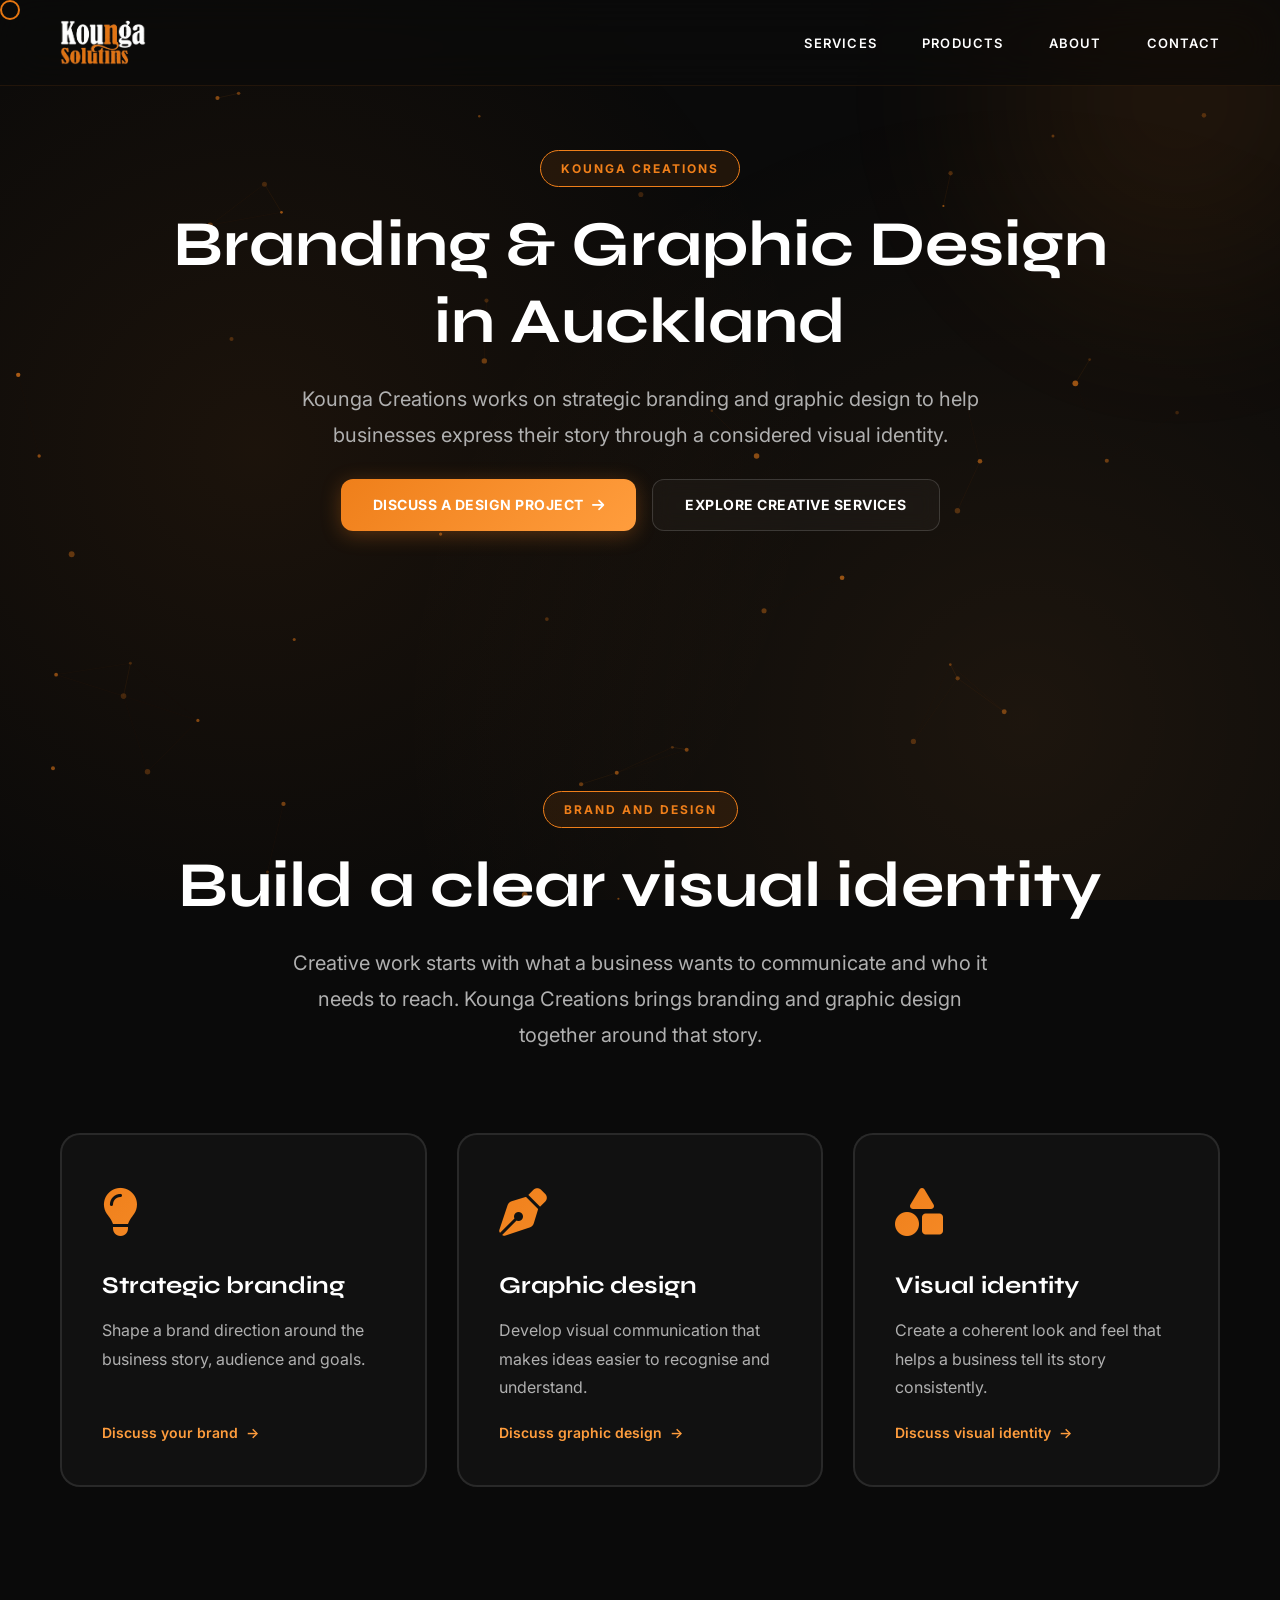
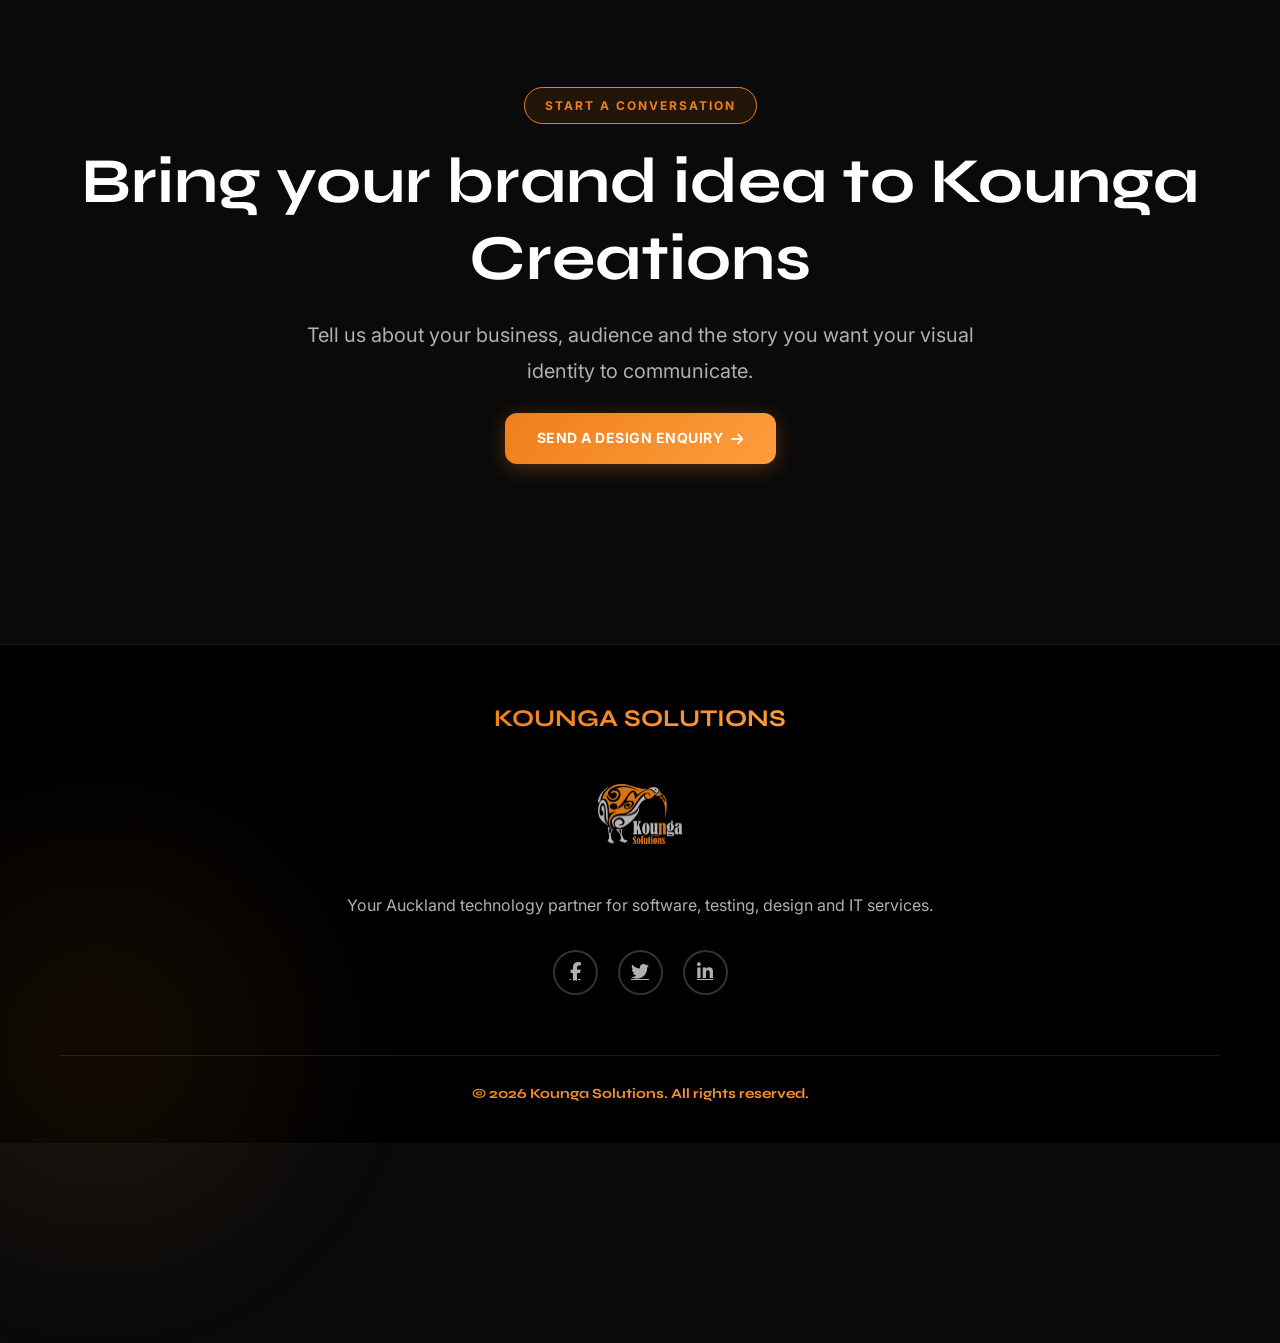
<file: services/branding-design/index.html>
<!DOCTYPE html>
<html lang="en-NZ">
<head>
    <meta charset="UTF-8"><meta name="viewport" content="width=device-width, initial-scale=1.0">
    <title>Branding &amp; Graphic Design Auckland | Kounga Creations</title>
    <meta name="description" content="Kounga Creations provides strategic branding and graphic design to help Auckland and New Zealand businesses build a clear visual identity.">
    <meta name="author" content="Kounga Solutions"><meta name="robots" content="index, follow, max-image-preview:large">
    <link rel="canonical" href="https://www.koungasolutions.co.nz/services/branding-design/">
    <meta property="og:type" content="website"><meta property="og:url" content="https://www.koungasolutions.co.nz/services/branding-design/"><meta property="og:title" content="Branding &amp; Graphic Design Auckland | Kounga Creations"><meta property="og:description" content="Strategic branding and graphic design from Kounga Creations."><meta property="og:image" content="https://www.koungasolutions.co.nz/assets/images/KoungaLogo.png"><meta property="og:image:width" content="1602"><meta property="og:image:height" content="835"><meta property="og:image:alt" content="Kounga Solutions logo"><meta property="og:site_name" content="Kounga Solutions"><meta property="og:locale" content="en_NZ">
    <meta name="twitter:card" content="summary_large_image"><meta name="twitter:url" content="https://www.koungasolutions.co.nz/services/branding-design/"><meta name="twitter:title" content="Branding &amp; Graphic Design Auckland | Kounga Creations"><meta name="twitter:description" content="Strategic branding and graphic design from Kounga Creations."><meta name="twitter:image" content="https://www.koungasolutions.co.nz/assets/images/KoungaLogo.png"><meta name="twitter:image:alt" content="Kounga Solutions logo"><meta name="theme-color" content="#111111">
    <script async src="https://www.googletagmanager.com/gtag/js?id=G-C0F9498EJR"></script><script>window.dataLayer = window.dataLayer || []; function gtag() { dataLayer.push(arguments); } gtag('js', new Date()); gtag('config', 'G-C0F9498EJR');</script>
    <link rel="icon" type="image/png" href="/assets/images/KoungaLogo.png"><link rel="preconnect" href="https://fonts.googleapis.com"><link rel="preconnect" href="https://fonts.gstatic.com" crossorigin><link href="https://fonts.googleapis.com/css2?family=Inter:wght@300;400;500;600;700;800;900&amp;family=Syne:wght@400;500;600;700;800&amp;display=swap" rel="stylesheet"><link rel="stylesheet" href="https://cdnjs.cloudflare.com/ajax/libs/font-awesome/6.5.1/css/all.min.css"><link rel="stylesheet" href="https://unpkg.com/aos@2.3.1/dist/aos.css"><link rel="stylesheet" href="/assets/css/style.css">
    <script type="application/ld+json">
    {
      "@context": "https://schema.org",
      "@graph": [
        {
          "@type": "WebPage",
          "@id": "https://www.koungasolutions.co.nz/services/branding-design/#webpage",
          "url": "https://www.koungasolutions.co.nz/services/branding-design/",
          "name": "Branding & Graphic Design Auckland | Kounga Creations",
          "description": "Kounga Creations provides strategic branding and graphic design to help Auckland and New Zealand businesses build a clear visual identity.",
          "inLanguage": "en-NZ",
          "isPartOf": { "@id": "https://www.koungasolutions.co.nz/#website" },
          "about": { "@id": "https://www.koungasolutions.co.nz/services/branding-design/#service" }
        },
        {
          "@type": "Service",
          "@id": "https://www.koungasolutions.co.nz/services/branding-design/#service",
          "name": "Branding and Graphic Design",
          "serviceType": "Strategic branding and graphic design",
          "url": "https://www.koungasolutions.co.nz/services/branding-design/",
          "description": "Kounga Creations provides strategic branding and graphic design to help Auckland and New Zealand businesses build a clear visual identity.",
          "provider": { "@id": "https://www.koungasolutions.co.nz/#organization" },
          "areaServed": [
            { "@type": "City", "name": "Auckland" },
            { "@type": "Country", "name": "New Zealand" }
          ]
        }
      ]
    }
    </script>
</head>
<body>
    <a class="skip-link" href="#main-content">Skip to main content</a><div class="custom-cursor" aria-hidden="true"></div><div class="bg-animated" aria-hidden="true"></div><canvas id="particle-canvas" aria-hidden="true"></canvas><div class="liquid-blob liquid-blob-1" aria-hidden="true"></div><div class="liquid-blob liquid-blob-2" aria-hidden="true"></div>
    <nav role="navigation" aria-label="Main navigation"><a href="/" class="logo" aria-label="Kounga Solutions Home"><picture><source srcset="/assets/images/KoungaLogo.webp" type="image/webp"><img src="/assets/images/KoungaLogo.png" alt="Kounga Solutions"></picture></a><ul class="nav-links" id="primary-navigation"><li><a href="/#services">Services</a></li><li><a href="/products/">Products</a></li><li><a href="/#about">About</a></li><li><a href="/#contact-form">Contact</a></li></ul><button class="mobile-toggle" type="button" aria-label="Open navigation menu" aria-expanded="false" aria-controls="primary-navigation" onclick="toggleMobileMenu()"><span></span><span></span><span></span></button></nav>
    <main id="main-content">
        <section class="service-detail-hero products-page-hero" aria-labelledby="page-title"><div class="section-header" data-aos="fade-up"><span class="section-tag">Kounga Creations</span><h1 id="page-title" class="section-title">Branding &amp; Graphic Design in Auckland</h1><p class="section-subtitle">Kounga Creations works on strategic branding and graphic design to help businesses express their story through a considered visual identity.</p><div class="hero-buttons"><a href="/#contact-form" class="btn-primary"><span>Discuss a design project</span><i class="fas fa-arrow-right" aria-hidden="true"></i></a><a href="#creative-services" class="btn-secondary"><span>Explore creative services</span></a></div></div></section>
        <section id="creative-services" aria-labelledby="creative-title"><div class="section-header" data-aos="fade-up"><span class="section-tag">Brand and design</span><h2 id="creative-title" class="section-title">Build a clear visual identity</h2><p class="section-subtitle">Creative work starts with what a business wants to communicate and who it needs to reach. Kounga Creations brings branding and graphic design together around that story.</p></div><div class="services-grid">
            <article class="service-card" data-aos="fade-up"><div class="service-icon" aria-hidden="true"><i class="fas fa-lightbulb"></i></div><h3>Strategic branding</h3><p>Shape a brand direction around the business story, audience and goals.</p><a class="service-link" href="/#contact-form">Discuss your brand <span aria-hidden="true">&rarr;</span></a></article>
            <article class="service-card" data-aos="fade-up" data-aos-delay="100"><div class="service-icon" aria-hidden="true"><i class="fas fa-pen-nib"></i></div><h3>Graphic design</h3><p>Develop visual communication that makes ideas easier to recognise and understand.</p><a class="service-link" href="/#contact-form">Discuss graphic design <span aria-hidden="true">&rarr;</span></a></article>
            <article class="service-card" data-aos="fade-up" data-aos-delay="200"><div class="service-icon" aria-hidden="true"><i class="fas fa-shapes"></i></div><h3>Visual identity</h3><p>Create a coherent look and feel that helps a business tell its story consistently.</p><a class="service-link" href="/#contact-form">Discuss visual identity <span aria-hidden="true">&rarr;</span></a></article>
        </div></section>
        <section class="contact-section products-contact" aria-labelledby="contact-title"><div class="section-header" data-aos="fade-up"><span class="section-tag">Start a conversation</span><h2 id="contact-title" class="section-title">Bring your brand idea to Kounga Creations</h2><p class="section-subtitle">Tell us about your business, audience and the story you want your visual identity to communicate.</p><div class="hero-buttons"><a href="/#contact-form" class="btn-primary"><span>Send a design enquiry</span><i class="fas fa-arrow-right" aria-hidden="true"></i></a></div></div></section>
    </main>
    <footer id="footer" role="contentinfo" aria-label="Site footer"><div class="footer-content"><h3 class="gradient-text">KOUNGA SOLUTIONS</h3><picture><source srcset="/assets/images/KoungaLogo_Light.webp" type="image/webp"><img src="/assets/images/KoungaLogo_Light.png" alt="Kounga Solutions" loading="lazy" decoding="async"></picture><p>Your Auckland technology partner for software, testing, design and IT services.</p><div class="social-links"><a href="https://www.facebook.com/KoungaSolutions/" target="_blank" rel="noopener noreferrer" aria-label="Facebook"><i class="fab fa-facebook-f" aria-hidden="true"></i></a><a href="https://twitter.com/KoungaSolutions" target="_blank" rel="noopener noreferrer" aria-label="Twitter"><i class="fab fa-twitter" aria-hidden="true"></i></a><a href="https://www.linkedin.com/company/koungasolutions/" target="_blank" rel="noopener noreferrer" aria-label="LinkedIn"><i class="fab fa-linkedin-in" aria-hidden="true"></i></a></div><div class="footer-bottom"><h4 class="gradient-text">&copy; 2026 Kounga Solutions. All rights reserved.</h4></div></div></footer>
    <script src="https://unpkg.com/aos@2.3.1/dist/aos.js"></script><script src="/assets/js/main.js"></script>
</body>
</html>
</file>
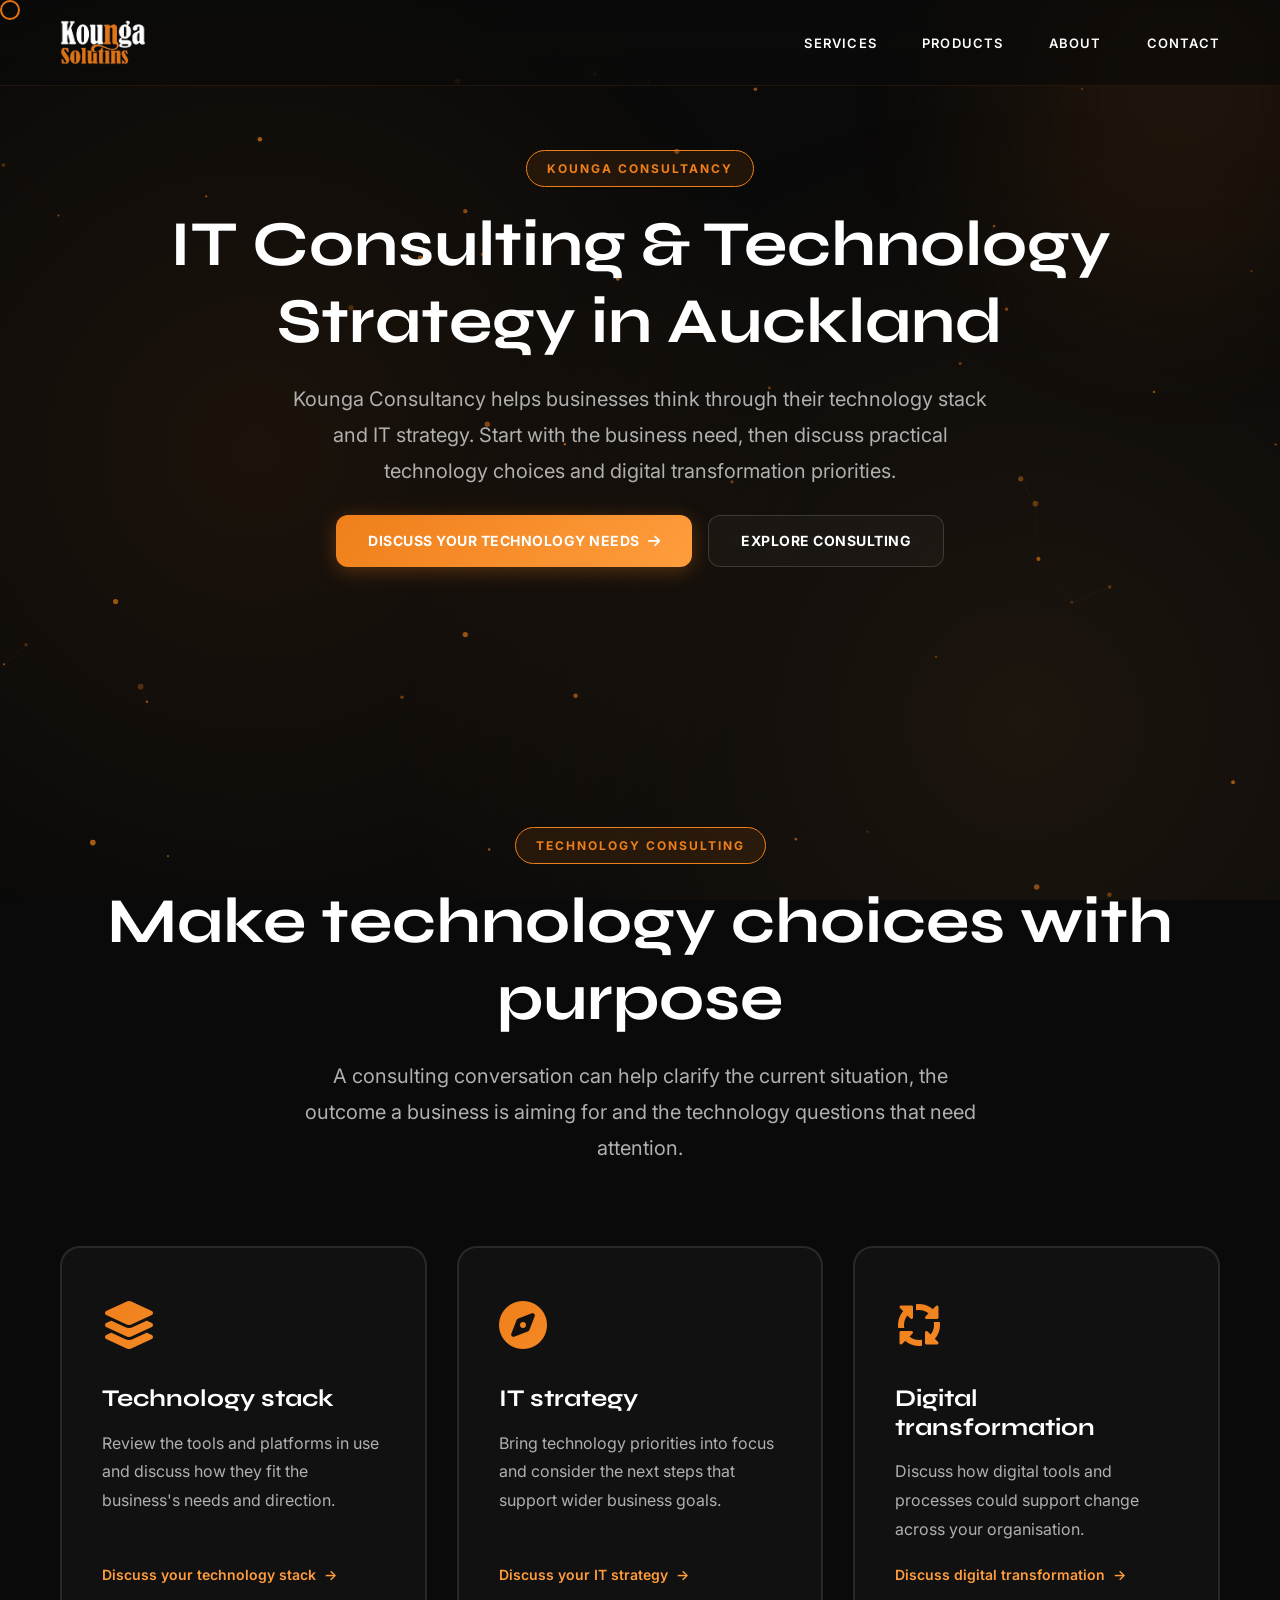
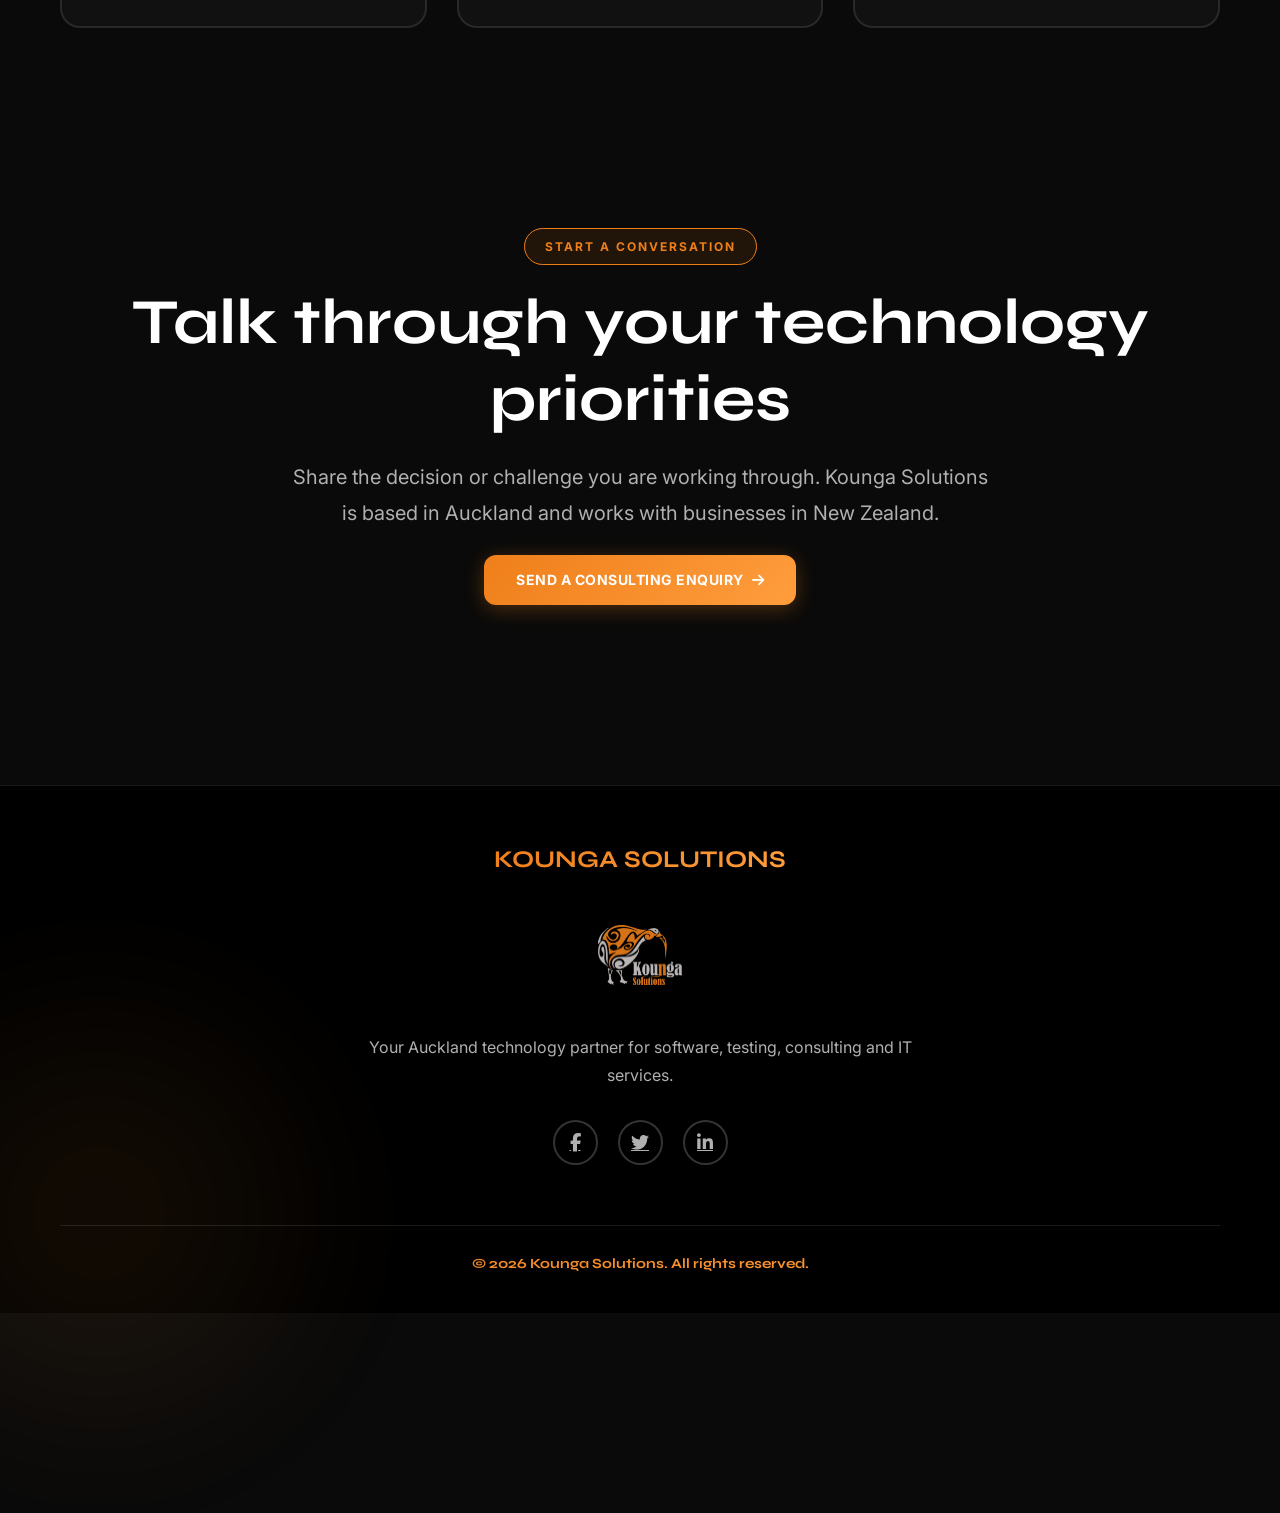
<file: services/it-consulting/index.html>
<!DOCTYPE html>
<html lang="en-NZ">
<head>
    <meta charset="UTF-8">
    <meta name="viewport" content="width=device-width, initial-scale=1.0">
    <title>IT Consulting &amp; Technology Strategy Auckland | Kounga Solutions</title>
    <meta name="description" content="Kounga Consultancy helps Auckland and New Zealand businesses consider their technology stack, IT strategy and digital transformation needs.">
    <meta name="author" content="Kounga Solutions">
    <meta name="robots" content="index, follow, max-image-preview:large">
    <link rel="canonical" href="https://www.koungasolutions.co.nz/services/it-consulting/">
    <meta property="og:type" content="website">
    <meta property="og:url" content="https://www.koungasolutions.co.nz/services/it-consulting/">
    <meta property="og:title" content="IT Consulting &amp; Technology Strategy Auckland | Kounga Solutions">
    <meta property="og:description" content="Technology consulting for businesses considering their IT strategy, technology stack and digital transformation.">
    <meta property="og:image" content="https://www.koungasolutions.co.nz/assets/images/KoungaLogo.png">
    <meta property="og:image:width" content="1602">
    <meta property="og:image:height" content="835">
    <meta property="og:image:alt" content="Kounga Solutions logo">
    <meta property="og:site_name" content="Kounga Solutions">
    <meta property="og:locale" content="en_NZ">
    <meta name="twitter:card" content="summary_large_image">
    <meta name="twitter:url" content="https://www.koungasolutions.co.nz/services/it-consulting/">
    <meta name="twitter:title" content="IT Consulting &amp; Technology Strategy Auckland | Kounga Solutions">
    <meta name="twitter:description" content="Technology consulting for businesses considering their IT strategy, technology stack and digital transformation.">
    <meta name="twitter:image" content="https://www.koungasolutions.co.nz/assets/images/KoungaLogo.png">
    <meta name="twitter:image:alt" content="Kounga Solutions logo">
    <meta name="theme-color" content="#111111">
    <script async src="https://www.googletagmanager.com/gtag/js?id=G-C0F9498EJR"></script>
    <script>
        window.dataLayer = window.dataLayer || [];
        function gtag() { dataLayer.push(arguments); }
        gtag('js', new Date());
        gtag('config', 'G-C0F9498EJR');
    </script>
    <link rel="icon" type="image/png" href="/assets/images/KoungaLogo.png">
    <link rel="preconnect" href="https://fonts.googleapis.com">
    <link rel="preconnect" href="https://fonts.gstatic.com" crossorigin>
    <link href="https://fonts.googleapis.com/css2?family=Inter:wght@300;400;500;600;700;800;900&amp;family=Syne:wght@400;500;600;700;800&amp;display=swap" rel="stylesheet">
    <link rel="stylesheet" href="https://cdnjs.cloudflare.com/ajax/libs/font-awesome/6.5.1/css/all.min.css">
    <link rel="stylesheet" href="https://unpkg.com/aos@2.3.1/dist/aos.css">
    <link rel="stylesheet" href="/assets/css/style.css">
    <script type="application/ld+json">
    {
      "@context": "https://schema.org",
      "@graph": [
        {
          "@type": "WebPage",
          "@id": "https://www.koungasolutions.co.nz/services/it-consulting/#webpage",
          "url": "https://www.koungasolutions.co.nz/services/it-consulting/",
          "name": "IT Consulting & Technology Strategy Auckland | Kounga Solutions",
          "description": "Kounga Consultancy helps Auckland and New Zealand businesses consider their technology stack, IT strategy and digital transformation needs.",
          "inLanguage": "en-NZ",
          "isPartOf": { "@id": "https://www.koungasolutions.co.nz/#website" },
          "about": { "@id": "https://www.koungasolutions.co.nz/services/it-consulting/#service" }
        },
        {
          "@type": "Service",
          "@id": "https://www.koungasolutions.co.nz/services/it-consulting/#service",
          "name": "IT Consulting and Technology Strategy",
          "serviceType": "IT consulting and technology strategy",
          "url": "https://www.koungasolutions.co.nz/services/it-consulting/",
          "description": "Kounga Consultancy helps Auckland and New Zealand businesses consider their technology stack, IT strategy and digital transformation needs.",
          "provider": { "@id": "https://www.koungasolutions.co.nz/#organization" },
          "areaServed": [
            { "@type": "City", "name": "Auckland" },
            { "@type": "Country", "name": "New Zealand" }
          ]
        }
      ]
    }
    </script>
</head>
<body>
    <a class="skip-link" href="#main-content">Skip to main content</a>
    <div class="custom-cursor" aria-hidden="true"></div>
    <div class="bg-animated" aria-hidden="true"></div>
    <canvas id="particle-canvas" aria-hidden="true"></canvas>
    <div class="liquid-blob liquid-blob-1" aria-hidden="true"></div>
    <div class="liquid-blob liquid-blob-2" aria-hidden="true"></div>
    <nav role="navigation" aria-label="Main navigation">
        <a href="/" class="logo" aria-label="Kounga Solutions Home"><picture><source srcset="/assets/images/KoungaLogo.webp" type="image/webp"><img src="/assets/images/KoungaLogo.png" alt="Kounga Solutions"></picture></a>
        <ul class="nav-links" id="primary-navigation">
            <li><a href="/#services">Services</a></li>
            <li><a href="/products/">Products</a></li>
            <li><a href="/#about">About</a></li>
            <li><a href="/#contact-form">Contact</a></li>
        </ul>
        <button class="mobile-toggle" type="button" aria-label="Open navigation menu" aria-expanded="false" aria-controls="primary-navigation" onclick="toggleMobileMenu()"><span></span><span></span><span></span></button>
    </nav>
    <main id="main-content">
        <section class="service-detail-hero products-page-hero" aria-labelledby="page-title">
            <div class="section-header" data-aos="fade-up">
                <span class="section-tag">Kounga Consultancy</span>
                <h1 id="page-title" class="section-title">IT Consulting &amp; Technology Strategy in Auckland</h1>
                <p class="section-subtitle">Kounga Consultancy helps businesses think through their technology stack and IT strategy. Start with the business need, then discuss practical technology choices and digital transformation priorities.</p>
                <div class="hero-buttons"><a href="/#contact-form" class="btn-primary"><span>Discuss your technology needs</span><i class="fas fa-arrow-right" aria-hidden="true"></i></a><a href="#consulting" class="btn-secondary"><span>Explore consulting</span></a></div>
            </div>
        </section>
        <section id="consulting" aria-labelledby="consulting-title">
            <div class="section-header" data-aos="fade-up">
                <span class="section-tag">Technology consulting</span>
                <h2 id="consulting-title" class="section-title">Make technology choices with purpose</h2>
                <p class="section-subtitle">A consulting conversation can help clarify the current situation, the outcome a business is aiming for and the technology questions that need attention.</p>
            </div>
            <div class="services-grid">
                <article class="service-card" data-aos="fade-up"><div class="service-icon" aria-hidden="true"><i class="fas fa-layer-group"></i></div><h3>Technology stack</h3><p>Review the tools and platforms in use and discuss how they fit the business's needs and direction.</p><a class="service-link" href="/#contact-form">Discuss your technology stack <span aria-hidden="true">&rarr;</span></a></article>
                <article class="service-card" data-aos="fade-up" data-aos-delay="100"><div class="service-icon" aria-hidden="true"><i class="fas fa-compass"></i></div><h3>IT strategy</h3><p>Bring technology priorities into focus and consider the next steps that support wider business goals.</p><a class="service-link" href="/#contact-form">Discuss your IT strategy <span aria-hidden="true">&rarr;</span></a></article>
                <article class="service-card" data-aos="fade-up" data-aos-delay="200"><div class="service-icon" aria-hidden="true"><i class="fas fa-arrows-spin"></i></div><h3>Digital transformation</h3><p>Discuss how digital tools and processes could support change across your organisation.</p><a class="service-link" href="/#contact-form">Discuss digital transformation <span aria-hidden="true">&rarr;</span></a></article>
            </div>
        </section>
        <section class="contact-section products-contact" aria-labelledby="contact-title"><div class="section-header" data-aos="fade-up"><span class="section-tag">Start a conversation</span><h2 id="contact-title" class="section-title">Talk through your technology priorities</h2><p class="section-subtitle">Share the decision or challenge you are working through. Kounga Solutions is based in Auckland and works with businesses in New Zealand.</p><div class="hero-buttons"><a href="/#contact-form" class="btn-primary"><span>Send a consulting enquiry</span><i class="fas fa-arrow-right" aria-hidden="true"></i></a></div></div></section>
    </main>
    <footer id="footer" role="contentinfo" aria-label="Site footer"><div class="footer-content"><h3 class="gradient-text">KOUNGA SOLUTIONS</h3><picture><source srcset="/assets/images/KoungaLogo_Light.webp" type="image/webp"><img src="/assets/images/KoungaLogo_Light.png" alt="Kounga Solutions" loading="lazy" decoding="async"></picture><p>Your Auckland technology partner for software, testing, consulting and IT services.</p><div class="social-links"><a href="https://www.facebook.com/KoungaSolutions/" target="_blank" rel="noopener noreferrer" aria-label="Facebook"><i class="fab fa-facebook-f" aria-hidden="true"></i></a><a href="https://twitter.com/KoungaSolutions" target="_blank" rel="noopener noreferrer" aria-label="Twitter"><i class="fab fa-twitter" aria-hidden="true"></i></a><a href="https://www.linkedin.com/company/koungasolutions/" target="_blank" rel="noopener noreferrer" aria-label="LinkedIn"><i class="fab fa-linkedin-in" aria-hidden="true"></i></a></div><div class="footer-bottom"><h4 class="gradient-text">&copy; 2026 Kounga Solutions. All rights reserved.</h4></div></div></footer>
    <script src="https://unpkg.com/aos@2.3.1/dist/aos.js"></script><script src="/assets/js/main.js"></script>
</body>
</html>
</file>
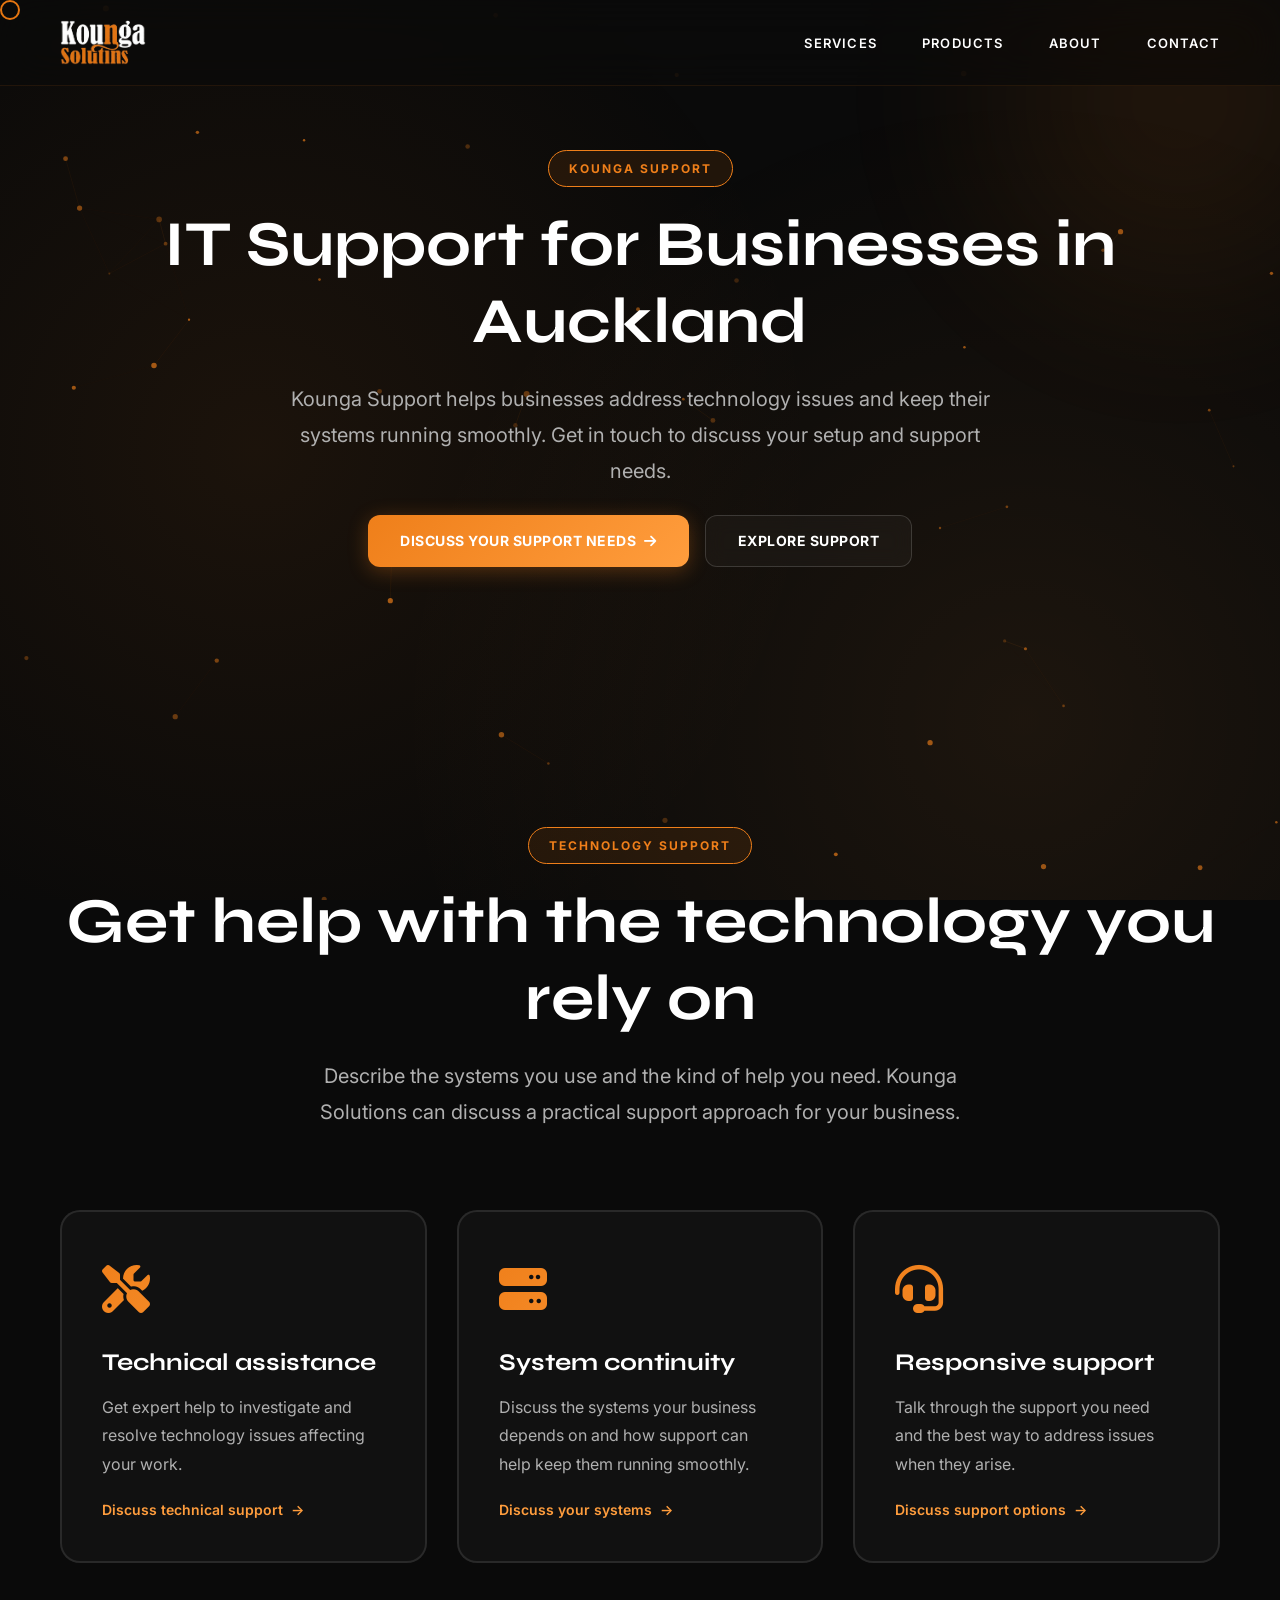
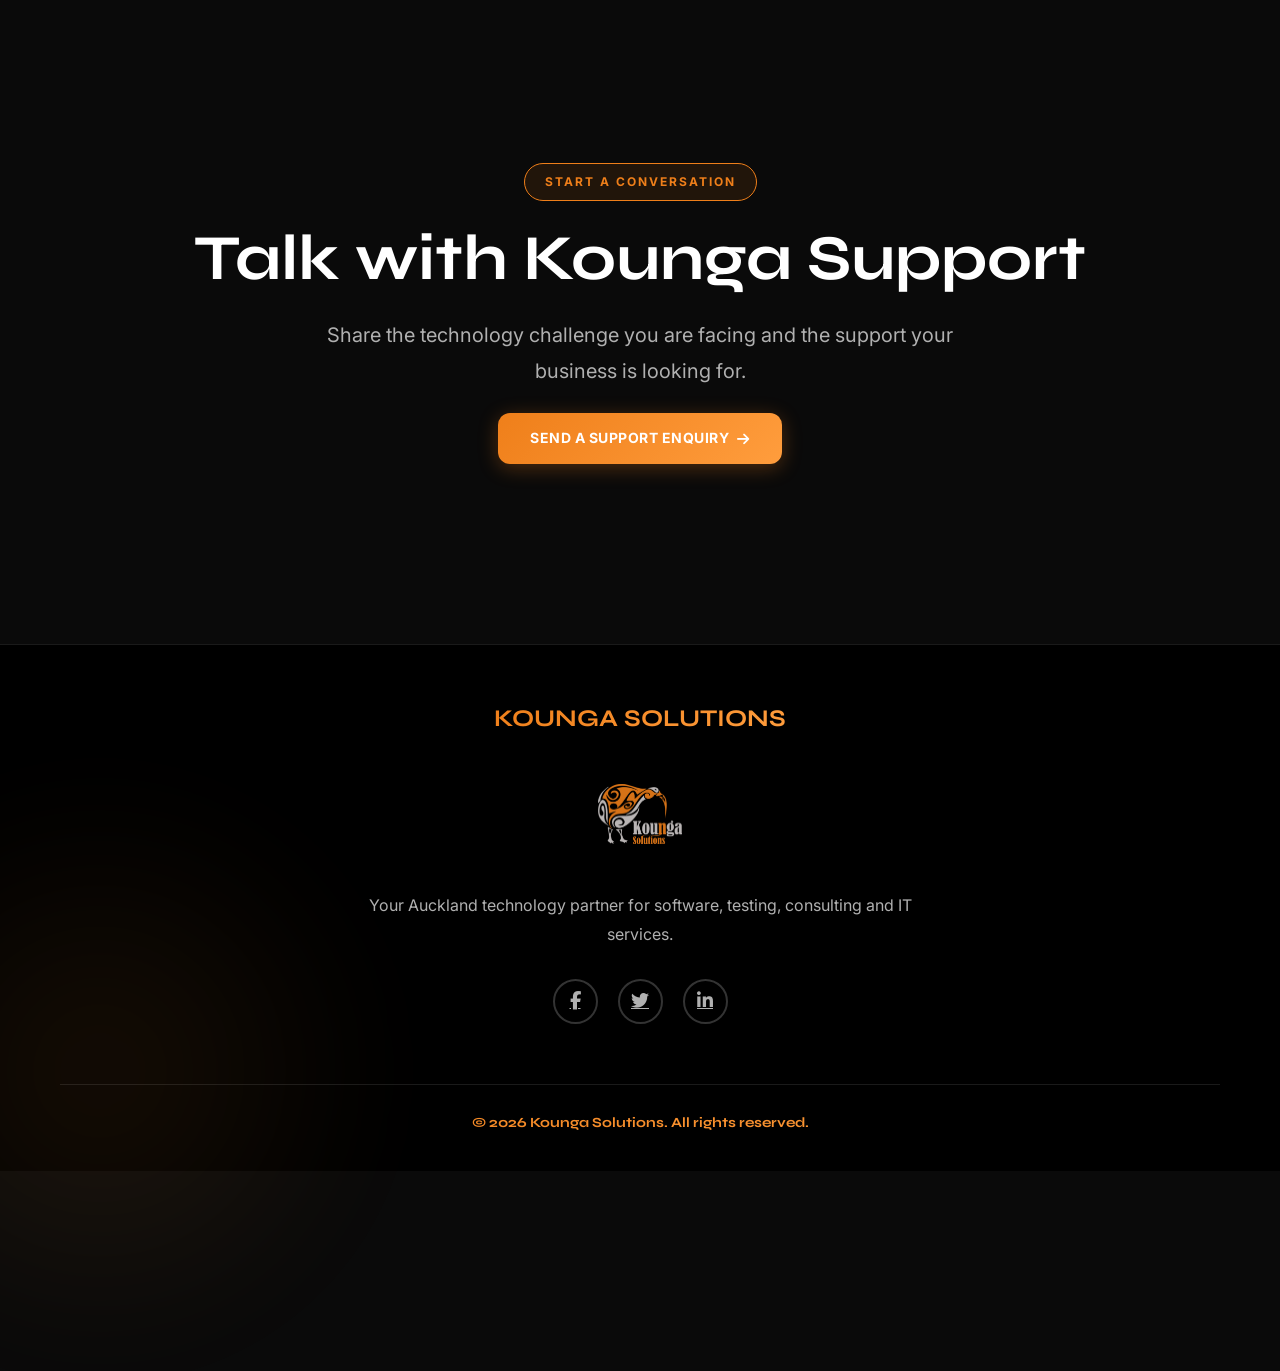
<file: services/it-support/index.html>
<!DOCTYPE html>
<html lang="en-NZ">
<head>
    <meta charset="UTF-8"><meta name="viewport" content="width=device-width, initial-scale=1.0">
    <title>IT Support for Businesses Auckland | Kounga Solutions</title>
    <meta name="description" content="Kounga Support provides technology support to help businesses in Auckland and New Zealand keep their systems running smoothly.">
    <meta name="author" content="Kounga Solutions"><meta name="robots" content="index, follow, max-image-preview:large">
    <link rel="canonical" href="https://www.koungasolutions.co.nz/services/it-support/">
    <meta property="og:type" content="website"><meta property="og:url" content="https://www.koungasolutions.co.nz/services/it-support/"><meta property="og:title" content="IT Support for Businesses Auckland | Kounga Solutions"><meta property="og:description" content="Technology support to help businesses keep their systems running smoothly."><meta property="og:image" content="https://www.koungasolutions.co.nz/assets/images/KoungaLogo.png"><meta property="og:image:width" content="1602"><meta property="og:image:height" content="835"><meta property="og:image:alt" content="Kounga Solutions logo"><meta property="og:site_name" content="Kounga Solutions"><meta property="og:locale" content="en_NZ">
    <meta name="twitter:card" content="summary_large_image"><meta name="twitter:url" content="https://www.koungasolutions.co.nz/services/it-support/"><meta name="twitter:title" content="IT Support for Businesses Auckland | Kounga Solutions"><meta name="twitter:description" content="Technology support to help businesses keep their systems running smoothly."><meta name="twitter:image" content="https://www.koungasolutions.co.nz/assets/images/KoungaLogo.png"><meta name="twitter:image:alt" content="Kounga Solutions logo"><meta name="theme-color" content="#111111">
    <script async src="https://www.googletagmanager.com/gtag/js?id=G-C0F9498EJR"></script><script>window.dataLayer = window.dataLayer || []; function gtag() { dataLayer.push(arguments); } gtag('js', new Date()); gtag('config', 'G-C0F9498EJR');</script>
    <link rel="icon" type="image/png" href="/assets/images/KoungaLogo.png"><link rel="preconnect" href="https://fonts.googleapis.com"><link rel="preconnect" href="https://fonts.gstatic.com" crossorigin><link href="https://fonts.googleapis.com/css2?family=Inter:wght@300;400;500;600;700;800;900&amp;family=Syne:wght@400;500;600;700;800&amp;display=swap" rel="stylesheet"><link rel="stylesheet" href="https://cdnjs.cloudflare.com/ajax/libs/font-awesome/6.5.1/css/all.min.css"><link rel="stylesheet" href="https://unpkg.com/aos@2.3.1/dist/aos.css"><link rel="stylesheet" href="/assets/css/style.css">
    <script type="application/ld+json">
    {
      "@context": "https://schema.org",
      "@graph": [
        {
          "@type": "WebPage",
          "@id": "https://www.koungasolutions.co.nz/services/it-support/#webpage",
          "url": "https://www.koungasolutions.co.nz/services/it-support/",
          "name": "IT Support for Businesses Auckland | Kounga Solutions",
          "description": "Kounga Support provides technology support to help businesses in Auckland and New Zealand keep their systems running smoothly.",
          "inLanguage": "en-NZ",
          "isPartOf": { "@id": "https://www.koungasolutions.co.nz/#website" },
          "about": { "@id": "https://www.koungasolutions.co.nz/services/it-support/#service" }
        },
        {
          "@type": "Service",
          "@id": "https://www.koungasolutions.co.nz/services/it-support/#service",
          "name": "Business IT Support",
          "serviceType": "Technology support for business systems",
          "url": "https://www.koungasolutions.co.nz/services/it-support/",
          "description": "Kounga Support provides technology support to help businesses in Auckland and New Zealand keep their systems running smoothly.",
          "provider": { "@id": "https://www.koungasolutions.co.nz/#organization" },
          "areaServed": [
            { "@type": "City", "name": "Auckland" },
            { "@type": "Country", "name": "New Zealand" }
          ]
        }
      ]
    }
    </script>
</head>
<body>
    <a class="skip-link" href="#main-content">Skip to main content</a><div class="custom-cursor" aria-hidden="true"></div><div class="bg-animated" aria-hidden="true"></div><canvas id="particle-canvas" aria-hidden="true"></canvas><div class="liquid-blob liquid-blob-1" aria-hidden="true"></div><div class="liquid-blob liquid-blob-2" aria-hidden="true"></div>
    <nav role="navigation" aria-label="Main navigation"><a href="/" class="logo" aria-label="Kounga Solutions Home"><picture><source srcset="/assets/images/KoungaLogo.webp" type="image/webp"><img src="/assets/images/KoungaLogo.png" alt="Kounga Solutions"></picture></a><ul class="nav-links" id="primary-navigation"><li><a href="/#services">Services</a></li><li><a href="/products/">Products</a></li><li><a href="/#about">About</a></li><li><a href="/#contact-form">Contact</a></li></ul><button class="mobile-toggle" type="button" aria-label="Open navigation menu" aria-expanded="false" aria-controls="primary-navigation" onclick="toggleMobileMenu()"><span></span><span></span><span></span></button></nav>
    <main id="main-content">
        <section class="service-detail-hero products-page-hero" aria-labelledby="page-title"><div class="section-header" data-aos="fade-up"><span class="section-tag">Kounga Support</span><h1 id="page-title" class="section-title">IT Support for Businesses in Auckland</h1><p class="section-subtitle">Kounga Support helps businesses address technology issues and keep their systems running smoothly. Get in touch to discuss your setup and support needs.</p><div class="hero-buttons"><a href="/#contact-form" class="btn-primary"><span>Discuss your support needs</span><i class="fas fa-arrow-right" aria-hidden="true"></i></a><a href="#support" class="btn-secondary"><span>Explore support</span></a></div></div></section>
        <section id="support" aria-labelledby="support-title"><div class="section-header" data-aos="fade-up"><span class="section-tag">Technology support</span><h2 id="support-title" class="section-title">Get help with the technology you rely on</h2><p class="section-subtitle">Describe the systems you use and the kind of help you need. Kounga Solutions can discuss a practical support approach for your business.</p></div><div class="services-grid">
            <article class="service-card" data-aos="fade-up"><div class="service-icon" aria-hidden="true"><i class="fas fa-screwdriver-wrench"></i></div><h3>Technical assistance</h3><p>Get expert help to investigate and resolve technology issues affecting your work.</p><a class="service-link" href="/#contact-form">Discuss technical support <span aria-hidden="true">&rarr;</span></a></article>
            <article class="service-card" data-aos="fade-up" data-aos-delay="100"><div class="service-icon" aria-hidden="true"><i class="fas fa-server"></i></div><h3>System continuity</h3><p>Discuss the systems your business depends on and how support can help keep them running smoothly.</p><a class="service-link" href="/#contact-form">Discuss your systems <span aria-hidden="true">&rarr;</span></a></article>
            <article class="service-card" data-aos="fade-up" data-aos-delay="200"><div class="service-icon" aria-hidden="true"><i class="fas fa-headset"></i></div><h3>Responsive support</h3><p>Talk through the support you need and the best way to address issues when they arise.</p><a class="service-link" href="/#contact-form">Discuss support options <span aria-hidden="true">&rarr;</span></a></article>
        </div></section>
        <section class="contact-section products-contact" aria-labelledby="contact-title"><div class="section-header" data-aos="fade-up"><span class="section-tag">Start a conversation</span><h2 id="contact-title" class="section-title">Talk with Kounga Support</h2><p class="section-subtitle">Share the technology challenge you are facing and the support your business is looking for.</p><div class="hero-buttons"><a href="/#contact-form" class="btn-primary"><span>Send a support enquiry</span><i class="fas fa-arrow-right" aria-hidden="true"></i></a></div></div></section>
    </main>
    <footer id="footer" role="contentinfo" aria-label="Site footer"><div class="footer-content"><h3 class="gradient-text">KOUNGA SOLUTIONS</h3><picture><source srcset="/assets/images/KoungaLogo_Light.webp" type="image/webp"><img src="/assets/images/KoungaLogo_Light.png" alt="Kounga Solutions" loading="lazy" decoding="async"></picture><p>Your Auckland technology partner for software, testing, consulting and IT services.</p><div class="social-links"><a href="https://www.facebook.com/KoungaSolutions/" target="_blank" rel="noopener noreferrer" aria-label="Facebook"><i class="fab fa-facebook-f" aria-hidden="true"></i></a><a href="https://twitter.com/KoungaSolutions" target="_blank" rel="noopener noreferrer" aria-label="Twitter"><i class="fab fa-twitter" aria-hidden="true"></i></a><a href="https://www.linkedin.com/company/koungasolutions/" target="_blank" rel="noopener noreferrer" aria-label="LinkedIn"><i class="fab fa-linkedin-in" aria-hidden="true"></i></a></div><div class="footer-bottom"><h4 class="gradient-text">&copy; 2026 Kounga Solutions. All rights reserved.</h4></div></div></footer>
    <script src="https://unpkg.com/aos@2.3.1/dist/aos.js"></script><script src="/assets/js/main.js"></script>
</body>
</html>
</file>
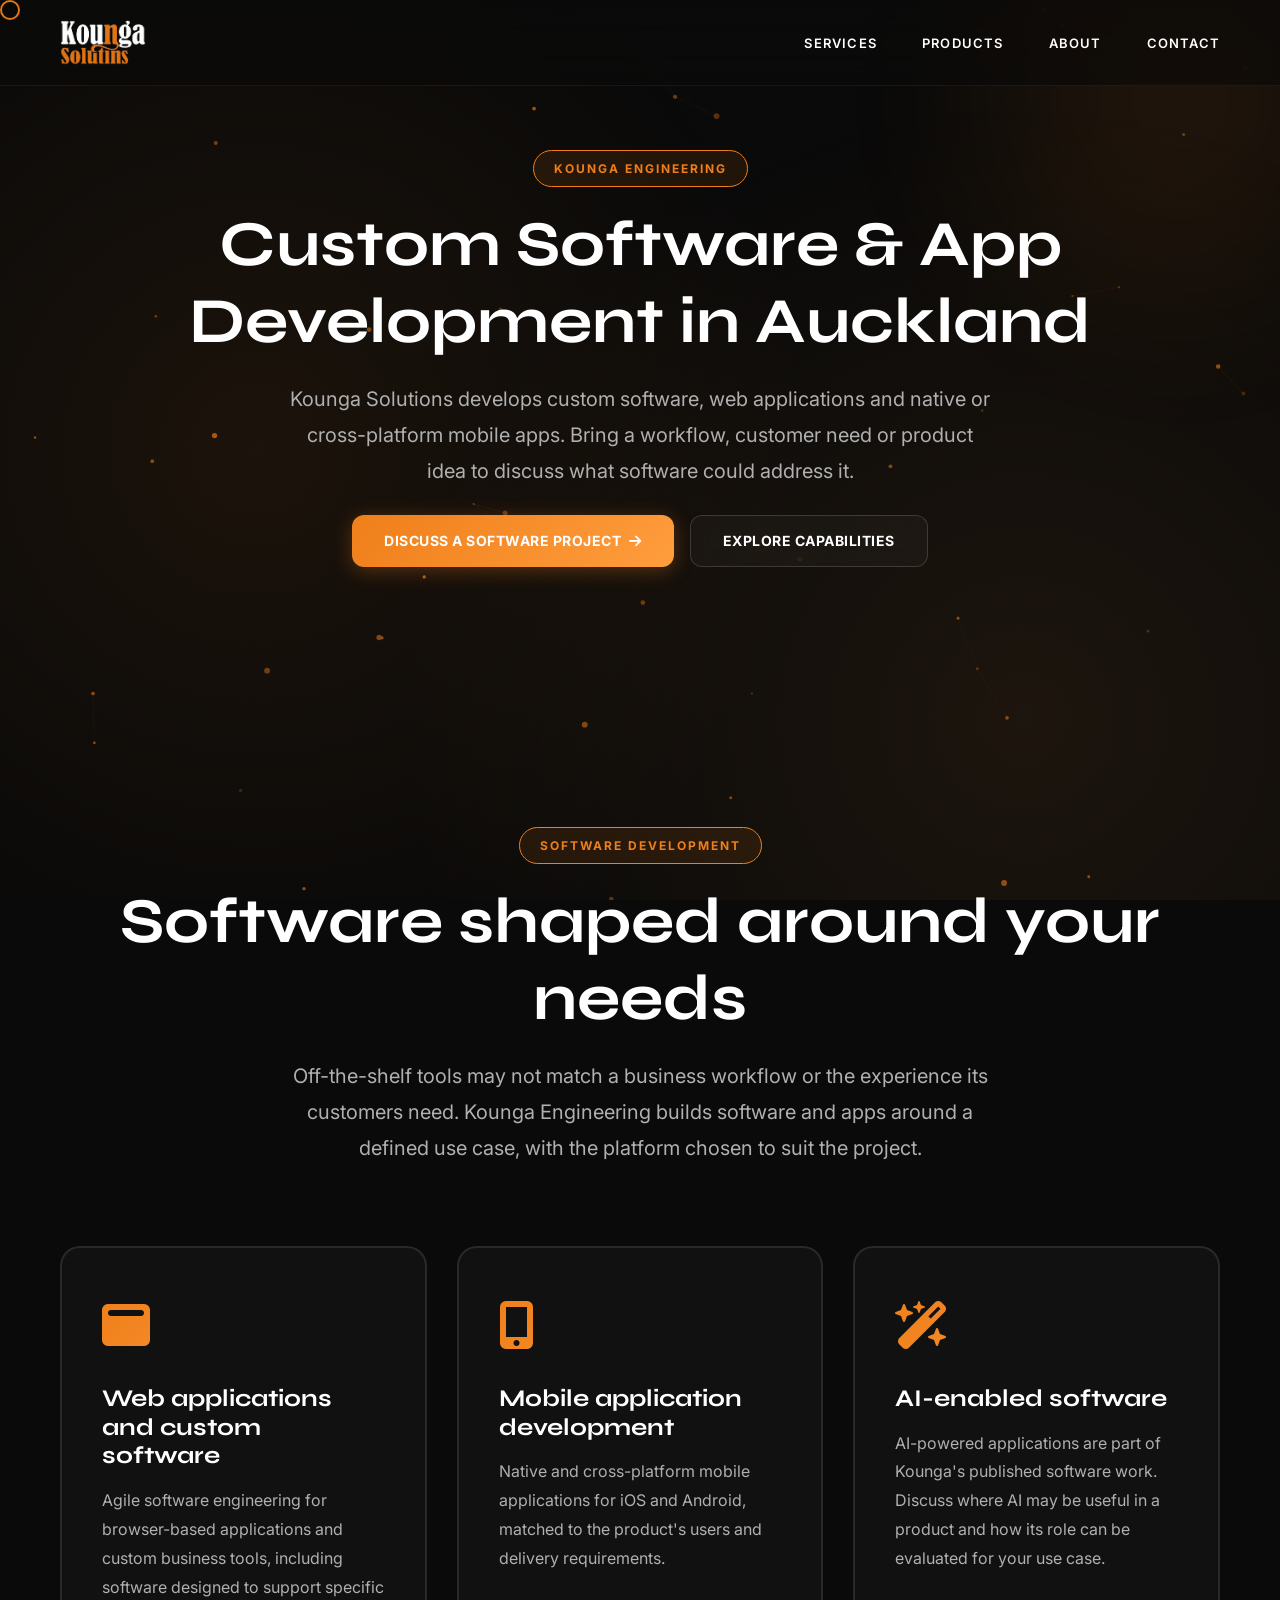
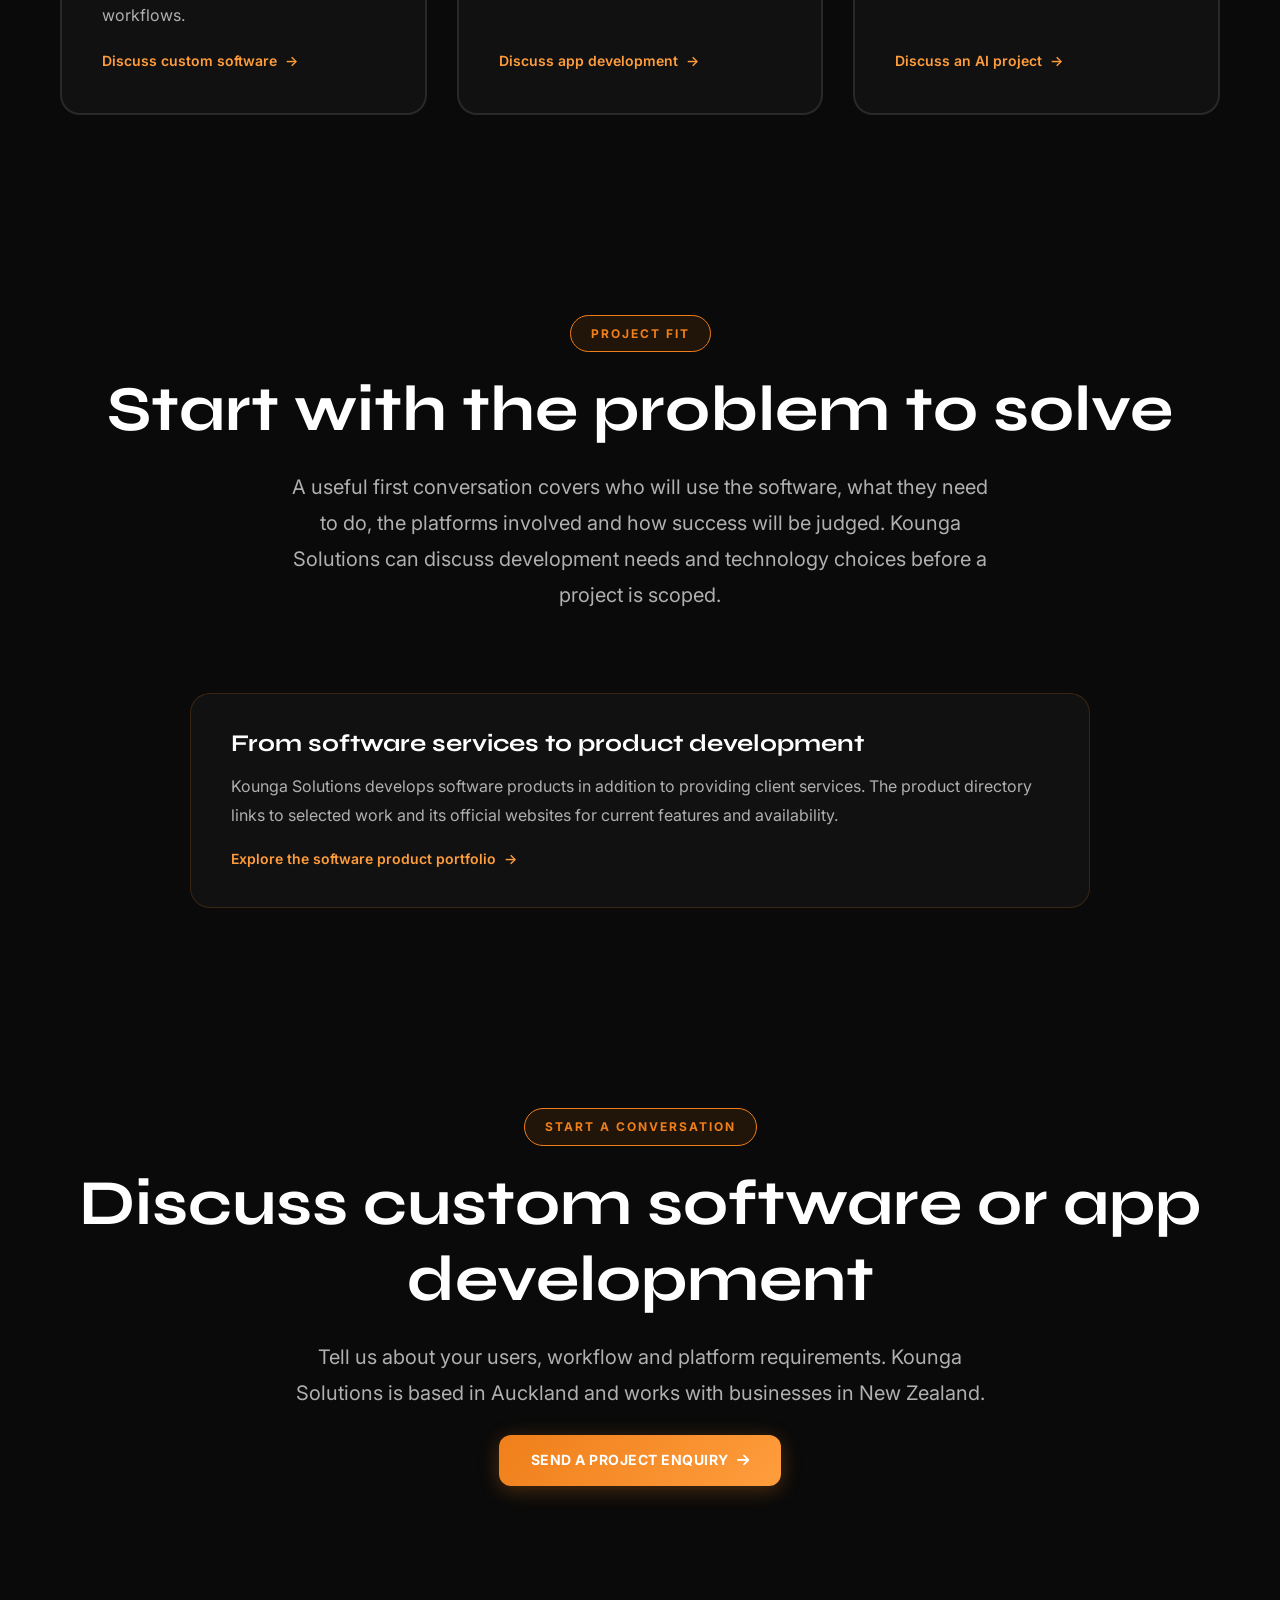
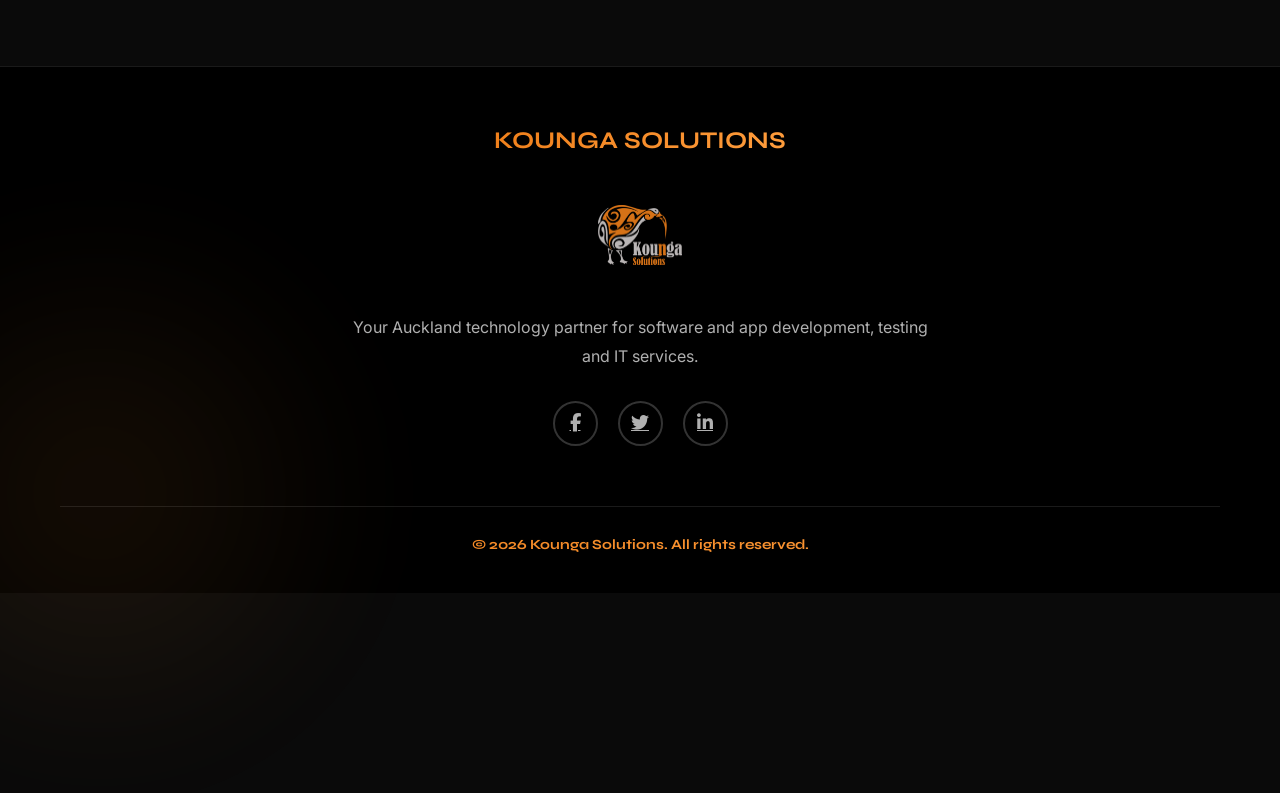
<file: services/software-development/index.html>
<!DOCTYPE html>
<html lang="en-NZ">

<head>
    <meta charset="UTF-8">
    <meta name="viewport" content="width=device-width, initial-scale=1.0">
    <title>Custom Software &amp; App Development Auckland | Kounga Solutions</title>
    <meta name="description" content="Kounga Solutions builds custom software, web applications and native or cross-platform mobile apps for Auckland and New Zealand businesses.">
    <meta name="author" content="Kounga Solutions">
    <meta name="robots" content="index, follow, max-image-preview:large">
    <link rel="canonical" href="https://www.koungasolutions.co.nz/services/software-development/">
    <meta property="og:type" content="website">
    <meta property="og:url" content="https://www.koungasolutions.co.nz/services/software-development/">
    <meta property="og:title" content="Custom Software &amp; App Development Auckland | Kounga Solutions">
    <meta property="og:description" content="Custom software, web applications and native or cross-platform mobile apps for businesses in Auckland and New Zealand.">
    <meta property="og:image" content="https://www.koungasolutions.co.nz/assets/images/KoungaLogo.png">
    <meta property="og:image:width" content="1602">
    <meta property="og:image:height" content="835">
    <meta property="og:image:alt" content="Kounga Solutions logo">
    <meta property="og:site_name" content="Kounga Solutions">
    <meta property="og:locale" content="en_NZ">
    <meta name="twitter:card" content="summary_large_image">
    <meta name="twitter:url" content="https://www.koungasolutions.co.nz/services/software-development/">
    <meta name="twitter:title" content="Custom Software &amp; App Development Auckland | Kounga Solutions">
    <meta name="twitter:description" content="Custom software, web applications and native or cross-platform mobile apps for businesses in Auckland and New Zealand.">
    <meta name="twitter:image" content="https://www.koungasolutions.co.nz/assets/images/KoungaLogo.png">
    <meta name="twitter:image:alt" content="Kounga Solutions logo">
    <meta name="theme-color" content="#111111">
    <script async src="https://www.googletagmanager.com/gtag/js?id=G-C0F9498EJR"></script>
    <script>
        window.dataLayer = window.dataLayer || [];
        function gtag() { dataLayer.push(arguments); }
        gtag('js', new Date());
        gtag('config', 'G-C0F9498EJR');
    </script>
    <link rel="icon" type="image/png" href="/assets/images/KoungaLogo.png">
    <link rel="apple-touch-icon" href="/assets/images/KoungaLogo.png">
    <link rel="preconnect" href="https://fonts.googleapis.com">
    <link rel="preconnect" href="https://fonts.gstatic.com" crossorigin>
    <link rel="dns-prefetch" href="https://cdnjs.cloudflare.com">
    <link rel="dns-prefetch" href="https://unpkg.com">
    <link href="https://fonts.googleapis.com/css2?family=Inter:wght@300;400;500;600;700;800;900&amp;family=Syne:wght@400;500;600;700;800&amp;display=swap" rel="stylesheet">
    <link rel="stylesheet" href="https://cdnjs.cloudflare.com/ajax/libs/font-awesome/6.5.1/css/all.min.css">
    <link rel="stylesheet" href="https://unpkg.com/aos@2.3.1/dist/aos.css">
    <link rel="stylesheet" href="/assets/css/style.css">
    <script type="application/ld+json">
    {
      "@context": "https://schema.org",
      "@graph": [
        {
          "@type": "WebPage",
          "@id": "https://www.koungasolutions.co.nz/services/software-development/#webpage",
          "url": "https://www.koungasolutions.co.nz/services/software-development/",
          "name": "Custom Software & App Development Auckland | Kounga Solutions",
          "description": "Custom software, web applications and native or cross-platform mobile apps for businesses in Auckland and New Zealand.",
          "inLanguage": "en-NZ",
          "isPartOf": { "@id": "https://www.koungasolutions.co.nz/#website" },
          "about": { "@id": "https://www.koungasolutions.co.nz/services/software-development/#service" }
        },
        {
          "@type": "Service",
          "@id": "https://www.koungasolutions.co.nz/services/software-development/#service",
          "name": "Custom Software and Application Development",
          "serviceType": "Custom software, web application and mobile application development",
          "url": "https://www.koungasolutions.co.nz/services/software-development/",
          "description": "Custom software engineering for browser-based web applications, native and cross-platform mobile applications, and AI-enabled software products.",
          "provider": { "@id": "https://www.koungasolutions.co.nz/#organization" },
          "areaServed": [
            { "@type": "City", "name": "Auckland" },
            { "@type": "Country", "name": "New Zealand" }
          ]
        }
      ]
    }
    </script>
</head>

<body>
    <a class="skip-link" href="#main-content">Skip to main content</a>
    <div class="custom-cursor" aria-hidden="true"></div>
    <div class="bg-animated" aria-hidden="true"></div>
    <canvas id="particle-canvas" aria-hidden="true"></canvas>
    <div class="liquid-blob liquid-blob-1" aria-hidden="true"></div>
    <div class="liquid-blob liquid-blob-2" aria-hidden="true"></div>

    <nav role="navigation" aria-label="Main navigation">
        <a href="/" class="logo" aria-label="Kounga Solutions Home">
            <picture><source srcset="/assets/images/KoungaLogo.webp" type="image/webp"><img src="/assets/images/KoungaLogo.png" alt="Kounga Solutions"></picture>
        </a>
        <ul class="nav-links" id="primary-navigation">
            <li><a href="/#services">Services</a></li>
            <li><a href="/products/">Products</a></li>
            <li><a href="/#about">About</a></li>
            <li><a href="/#contact-form">Contact</a></li>
        </ul>
        <button class="mobile-toggle" type="button" aria-label="Open navigation menu" aria-expanded="false" aria-controls="primary-navigation" onclick="toggleMobileMenu()">
            <span></span><span></span><span></span>
        </button>
    </nav>

    <main id="main-content">
        <section class="service-detail-hero products-page-hero" aria-labelledby="page-title">
            <div class="section-header" data-aos="fade-up">
                <span class="section-tag">Kounga Engineering</span>
                <h1 id="page-title" class="section-title">Custom Software &amp; App Development in Auckland</h1>
                <p class="section-subtitle">Kounga Solutions develops custom software, web applications and native or cross-platform mobile apps. Bring a workflow, customer need or product idea to discuss what software could address it.</p>
                <div class="hero-buttons">
                    <a href="/#contact-form" class="btn-primary"><span>Discuss a software project</span><i class="fas fa-arrow-right" aria-hidden="true"></i></a>
                    <a href="#capabilities" class="btn-secondary"><span>Explore capabilities</span></a>
                </div>
            </div>
        </section>

        <section id="capabilities" aria-labelledby="capabilities-title">
            <div class="section-header" data-aos="fade-up">
                <span class="section-tag">Software development</span>
                <h2 id="capabilities-title" class="section-title">Software shaped around your needs</h2>
                <p class="section-subtitle">Off-the-shelf tools may not match a business workflow or the experience its customers need. Kounga Engineering builds software and apps around a defined use case, with the platform chosen to suit the project.</p>
            </div>
            <div class="services-grid">
                <article class="service-card" data-aos="fade-up">
                    <div class="service-icon" aria-hidden="true"><i class="fas fa-window-maximize"></i></div>
                    <h3>Web applications and custom software</h3>
                    <p>Agile software engineering for browser-based applications and custom business tools, including software designed to support specific workflows.</p>
                    <a class="service-link" href="/#contact-form">Discuss custom software <span aria-hidden="true">&rarr;</span></a>
                </article>
                <article class="service-card" data-aos="fade-up" data-aos-delay="100">
                    <div class="service-icon" aria-hidden="true"><i class="fas fa-mobile-screen-button"></i></div>
                    <h3>Mobile application development</h3>
                    <p>Native and cross-platform mobile applications for iOS and Android, matched to the product's users and delivery requirements.</p>
                    <a class="service-link" href="/#contact-form">Discuss app development <span aria-hidden="true">&rarr;</span></a>
                </article>
                <article class="service-card" data-aos="fade-up" data-aos-delay="200">
                    <div class="service-icon" aria-hidden="true"><i class="fas fa-wand-magic-sparkles"></i></div>
                    <h3>AI-enabled software</h3>
                    <p>AI-powered applications are part of Kounga's published software work. Discuss where AI may be useful in a product and how its role can be evaluated for your use case.</p>
                    <a class="service-link" href="/#contact-form">Discuss an AI project <span aria-hidden="true">&rarr;</span></a>
                </article>
            </div>
        </section>

        <section class="about-section" aria-labelledby="project-fit-title">
            <div class="section-header" data-aos="fade-up">
                <span class="section-tag">Project fit</span>
                <h2 id="project-fit-title" class="section-title">Start with the problem to solve</h2>
                <p class="section-subtitle">A useful first conversation covers who will use the software, what they need to do, the platforms involved and how success will be judged. Kounga Solutions can discuss development needs and technology choices before a project is scoped.</p>
            </div>
            <div class="founder-expertise" data-aos="fade-up">
                <div class="founder-expertise-content">
                    <h3>From software services to product development</h3>
                    <p>Kounga Solutions develops software products in addition to providing client services. The product directory links to selected work and its official websites for current features and availability.</p>
                    <a class="service-link" href="/products/">Explore the software product portfolio <span aria-hidden="true">&rarr;</span></a>
                </div>
            </div>
        </section>

        <section class="contact-section products-contact" aria-labelledby="contact-title">
            <div class="section-header" data-aos="fade-up">
                <span class="section-tag">Start a conversation</span>
                <h2 id="contact-title" class="section-title">Discuss custom software or app development</h2>
                <p class="section-subtitle">Tell us about your users, workflow and platform requirements. Kounga Solutions is based in Auckland and works with businesses in New Zealand.</p>
                <div class="hero-buttons">
                    <a href="/#contact-form" class="btn-primary"><span>Send a project enquiry</span><i class="fas fa-arrow-right" aria-hidden="true"></i></a>
                </div>
            </div>
        </section>
    </main>

    <footer id="footer" role="contentinfo" aria-label="Site footer">
        <div class="footer-content">
            <h3 class="gradient-text">KOUNGA SOLUTIONS</h3>
            <picture><source srcset="/assets/images/KoungaLogo_Light.webp" type="image/webp"><img src="/assets/images/KoungaLogo_Light.png" alt="Kounga Solutions" loading="lazy" decoding="async"></picture>
            <p>Your Auckland technology partner for software and app development, testing and IT services.</p>
            <div class="social-links">
                <a href="https://www.facebook.com/KoungaSolutions/" target="_blank" rel="noopener noreferrer" aria-label="Facebook"><i class="fab fa-facebook-f" aria-hidden="true"></i></a>
                <a href="https://twitter.com/KoungaSolutions" target="_blank" rel="noopener noreferrer" aria-label="Twitter"><i class="fab fa-twitter" aria-hidden="true"></i></a>
                <a href="https://www.linkedin.com/company/koungasolutions/" target="_blank" rel="noopener noreferrer" aria-label="LinkedIn"><i class="fab fa-linkedin-in" aria-hidden="true"></i></a>
            </div>
            <div class="footer-bottom"><h4 class="gradient-text">&copy; 2026 Kounga Solutions. All rights reserved.</h4></div>
        </div>
    </footer>

    <script src="https://unpkg.com/aos@2.3.1/dist/aos.js"></script>
    <script src="/assets/js/main.js"></script>
</body>
</html>
</file>
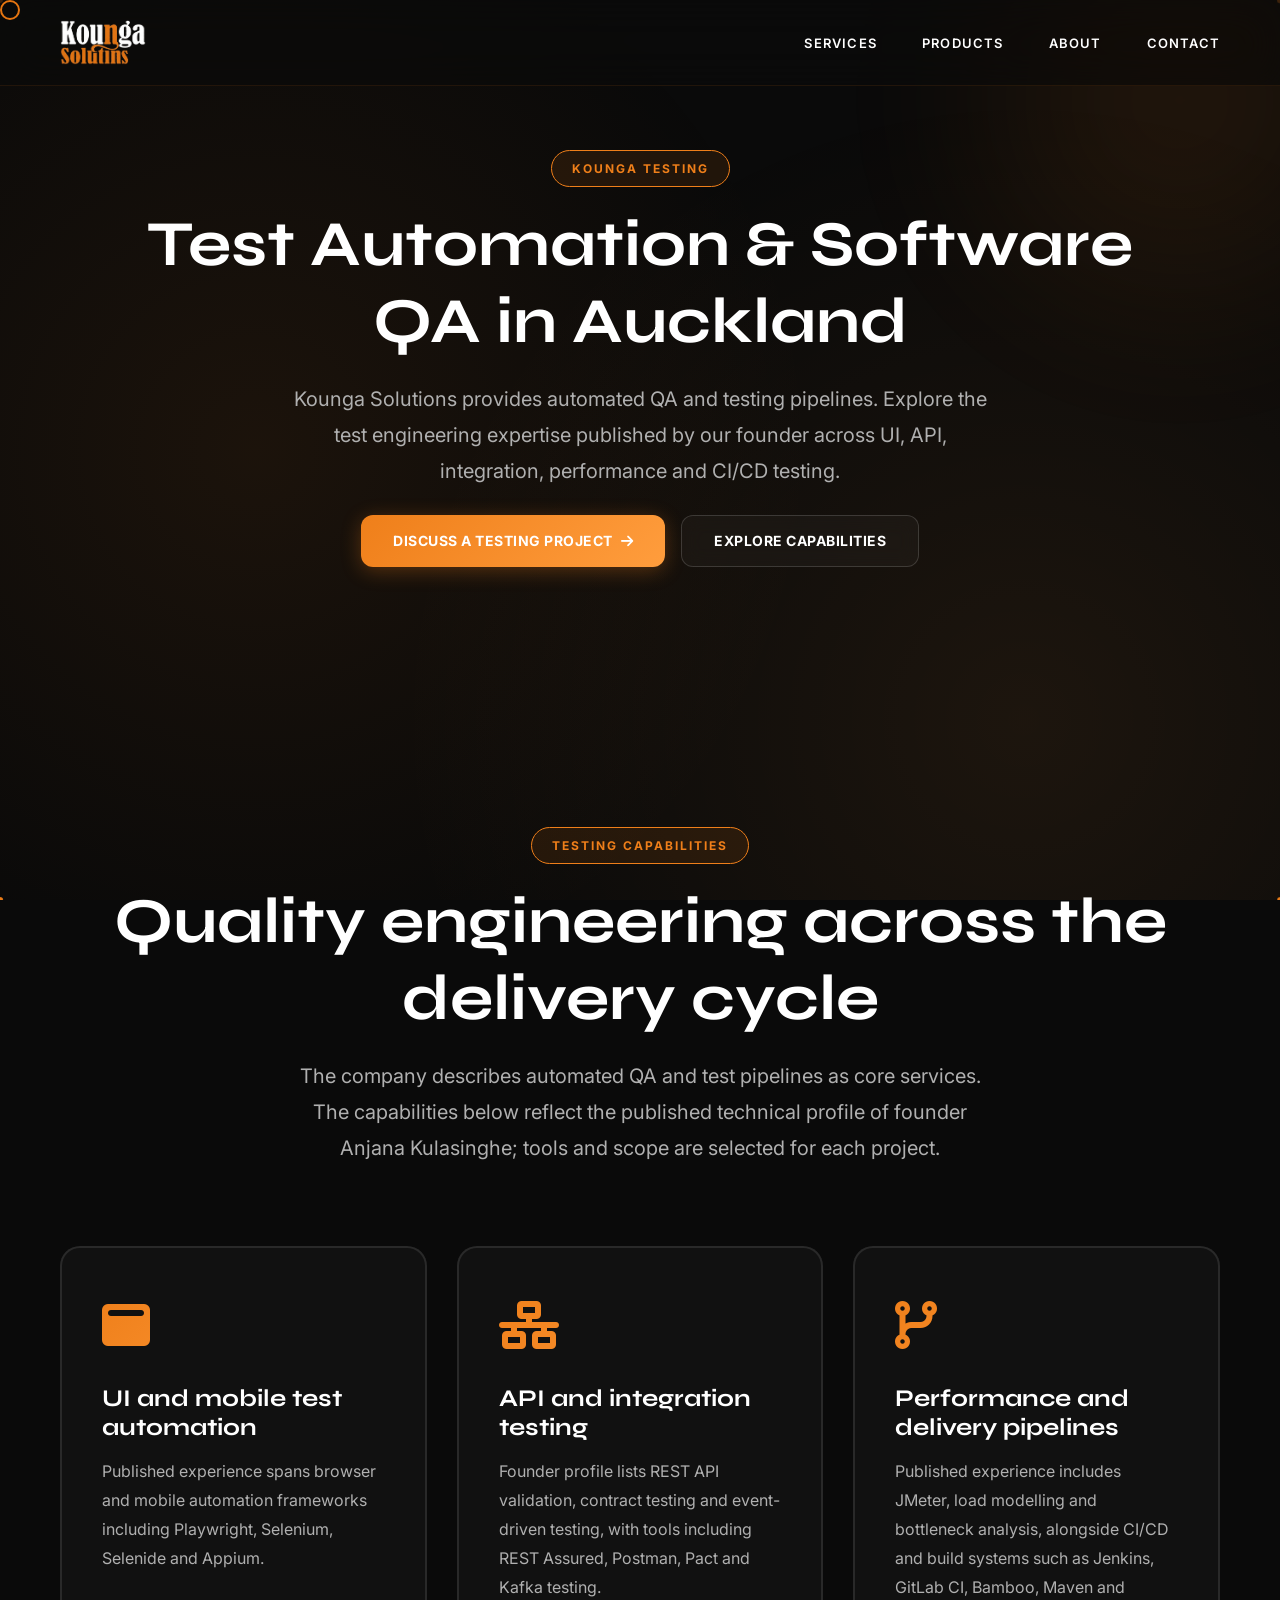
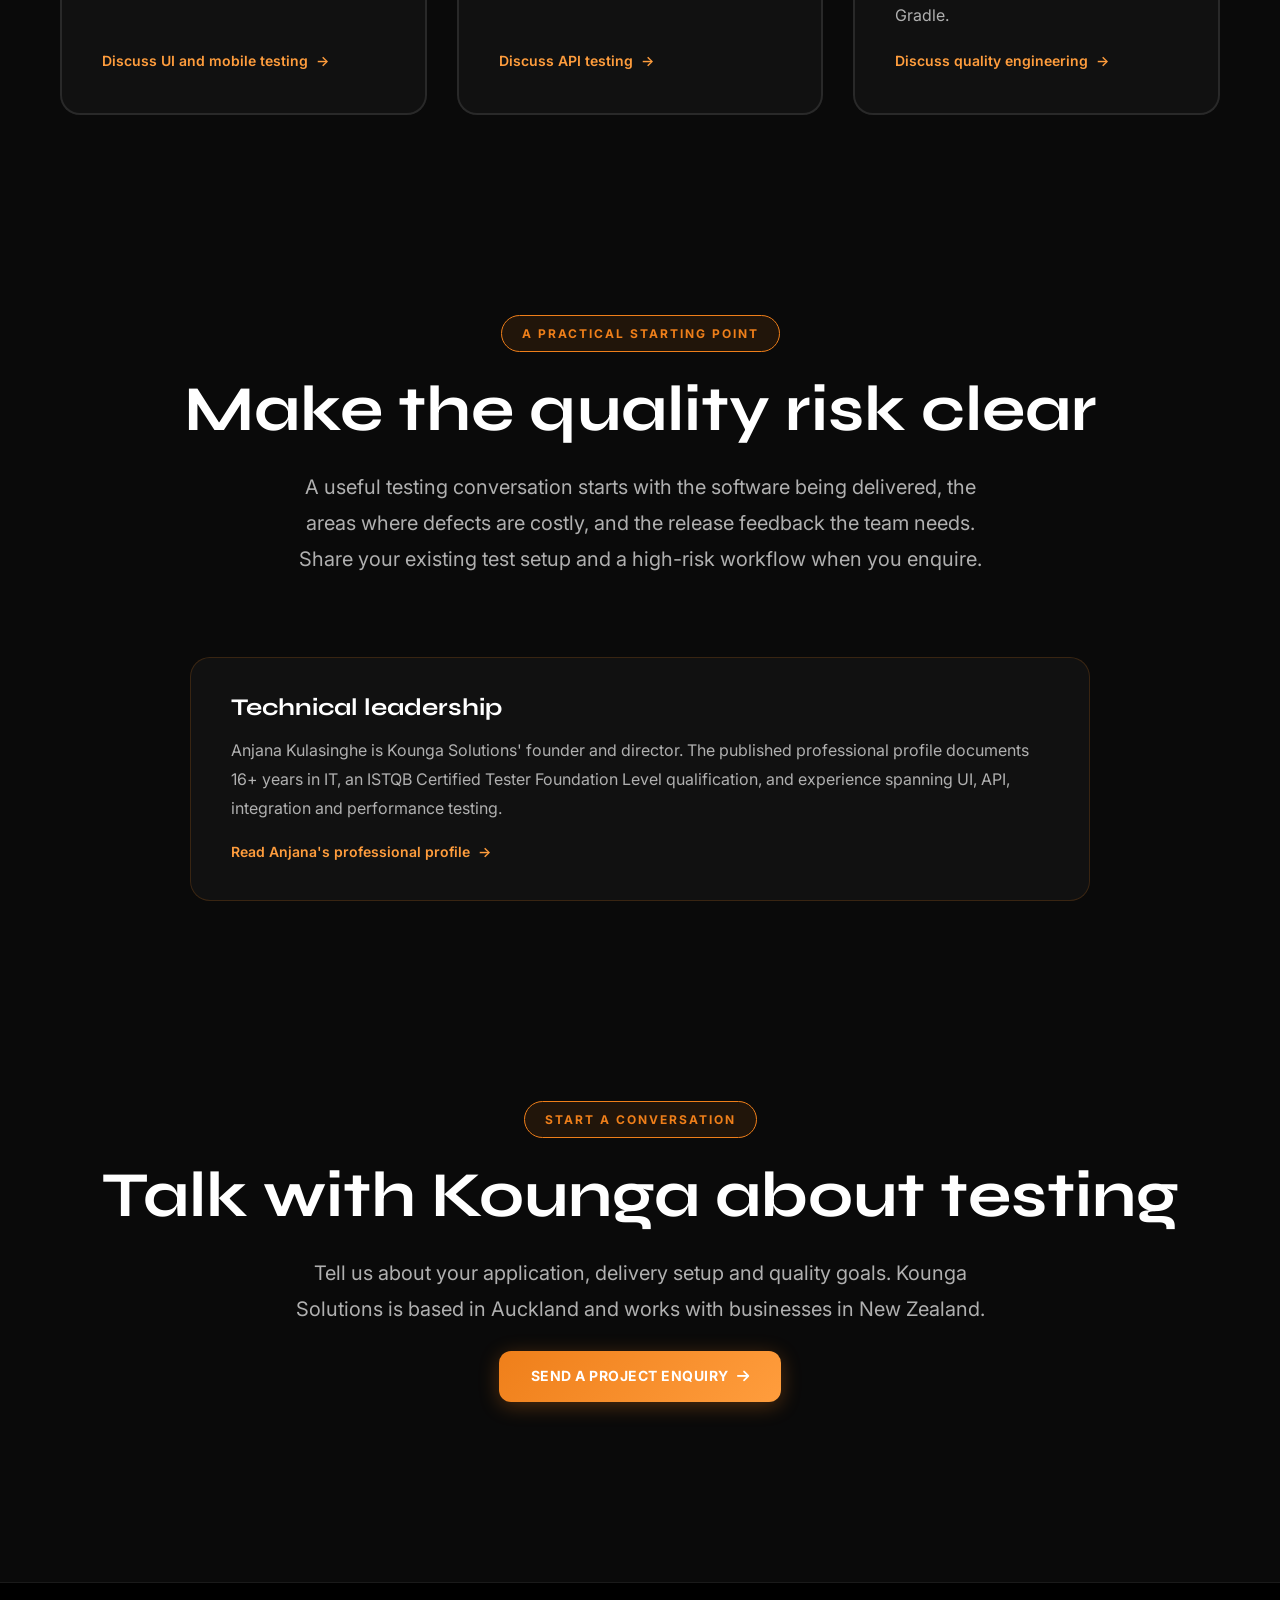
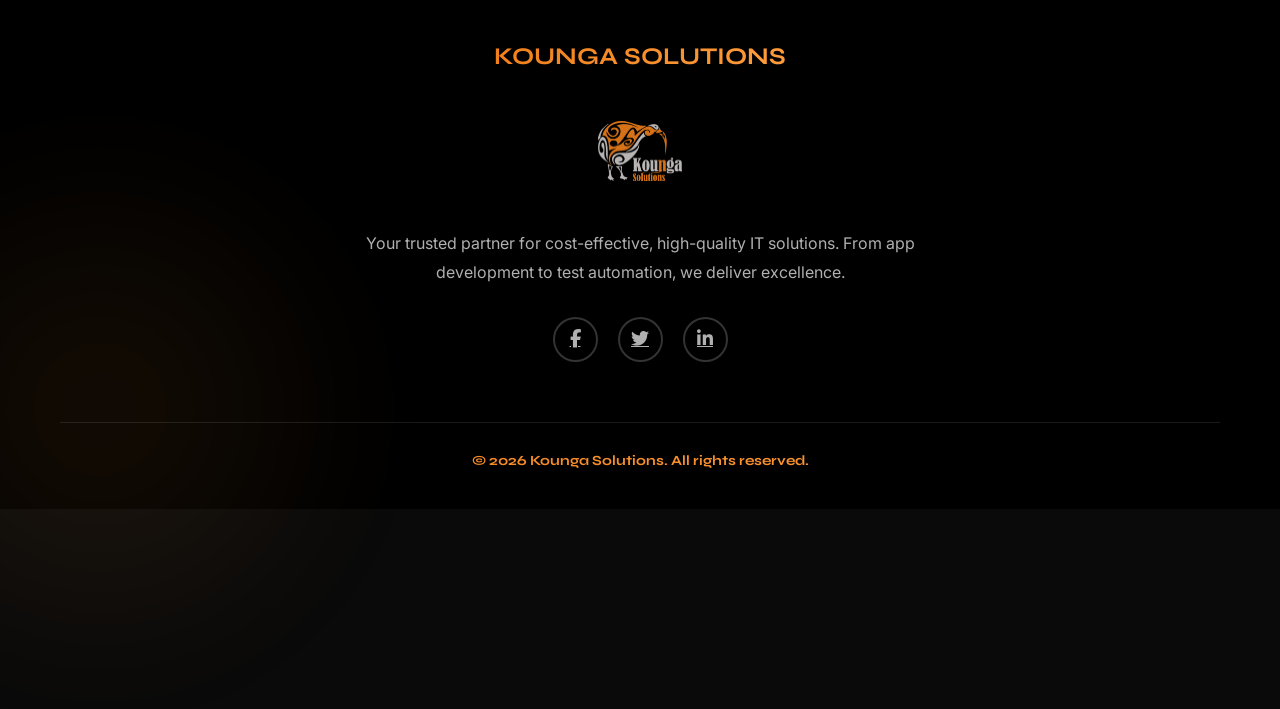
<file: services/test-automation/index.html>
<!DOCTYPE html>
<html lang="en-NZ">

<head>
    <meta charset="UTF-8">
    <meta name="viewport" content="width=device-width, initial-scale=1.0">
    <title>Test Automation &amp; Software QA Auckland | Kounga Solutions</title>
    <meta name="description" content="Kounga Solutions provides automated QA and testing pipelines in Auckland. Explore published expertise across UI, API, integration, performance and CI/CD testing.">
    <meta name="author" content="Kounga Solutions">
    <meta name="robots" content="index, follow, max-image-preview:large">
    <link rel="canonical" href="https://www.koungasolutions.co.nz/services/test-automation/">
    <meta property="og:type" content="website">
    <meta property="og:url" content="https://www.koungasolutions.co.nz/services/test-automation/">
    <meta property="og:title" content="Test Automation &amp; Software QA Auckland | Kounga Solutions">
    <meta property="og:description" content="Automated QA and testing pipelines in Auckland, with published expertise spanning UI, API, integration, performance and CI/CD testing.">
    <meta property="og:image" content="https://www.koungasolutions.co.nz/assets/images/KoungaLogo.png">
    <meta property="og:image:width" content="1602">
    <meta property="og:image:height" content="835">
    <meta property="og:image:alt" content="Kounga Solutions logo">
    <meta property="og:site_name" content="Kounga Solutions">
    <meta property="og:locale" content="en_NZ">
    <meta name="twitter:card" content="summary_large_image">
    <meta name="twitter:url" content="https://www.koungasolutions.co.nz/services/test-automation/">
    <meta name="twitter:title" content="Test Automation &amp; Software QA Auckland | Kounga Solutions">
    <meta name="twitter:description" content="Automated QA and testing pipelines in Auckland, with published expertise spanning UI, API, integration, performance and CI/CD testing.">
    <meta name="twitter:image" content="https://www.koungasolutions.co.nz/assets/images/KoungaLogo.png">
    <meta name="twitter:image:alt" content="Kounga Solutions logo">
    <meta name="theme-color" content="#111111">
    <script async src="https://www.googletagmanager.com/gtag/js?id=G-C0F9498EJR"></script>
    <script>
        window.dataLayer = window.dataLayer || [];
        function gtag() { dataLayer.push(arguments); }
        gtag('js', new Date());
        gtag('config', 'G-C0F9498EJR');
    </script>
    <link rel="icon" type="image/png" href="/assets/images/KoungaLogo.png">
    <link rel="apple-touch-icon" href="/assets/images/KoungaLogo.png">
    <link rel="preconnect" href="https://fonts.googleapis.com">
    <link rel="preconnect" href="https://fonts.gstatic.com" crossorigin>
    <link rel="dns-prefetch" href="https://cdnjs.cloudflare.com">
    <link rel="dns-prefetch" href="https://unpkg.com">
    <link href="https://fonts.googleapis.com/css2?family=Inter:wght@300;400;500;600;700;800;900&amp;family=Syne:wght@400;500;600;700;800&amp;display=swap" rel="stylesheet">
    <link rel="stylesheet" href="https://cdnjs.cloudflare.com/ajax/libs/font-awesome/6.5.1/css/all.min.css">
    <link rel="stylesheet" href="https://unpkg.com/aos@2.3.1/dist/aos.css">
    <link rel="stylesheet" href="/assets/css/style.css">
    <script type="application/ld+json">
    {
      "@context": "https://schema.org",
      "@graph": [
        {
          "@type": "WebPage",
          "@id": "https://www.koungasolutions.co.nz/services/test-automation/#webpage",
          "url": "https://www.koungasolutions.co.nz/services/test-automation/",
          "name": "Test Automation & Software QA Auckland | Kounga Solutions",
          "description": "Kounga Solutions provides automated QA and testing pipelines in Auckland, with published leadership expertise spanning UI, API, integration, performance and CI/CD testing.",
          "inLanguage": "en-NZ",
          "isPartOf": { "@id": "https://www.koungasolutions.co.nz/#website" },
          "about": { "@id": "https://www.koungasolutions.co.nz/services/test-automation/#service" }
        },
        {
          "@type": "Service",
          "@id": "https://www.koungasolutions.co.nz/services/test-automation/#service",
          "name": "Software Testing and Test Automation",
          "serviceType": "Automated software quality assurance and test pipelines",
          "url": "https://www.koungasolutions.co.nz/services/test-automation/",
          "description": "Automated QA and testing pipelines for software delivery, supported by published expertise across UI, API, integration, performance and CI/CD testing.",
          "provider": { "@id": "https://www.koungasolutions.co.nz/#organization" },
          "areaServed": [
            { "@type": "City", "name": "Auckland" },
            { "@type": "Country", "name": "New Zealand" }
          ]
        }
      ]
    }
    </script>
</head>

<body>
    <a class="skip-link" href="#main-content">Skip to main content</a>
    <div class="custom-cursor" aria-hidden="true"></div>
    <div class="bg-animated" aria-hidden="true"></div>
    <canvas id="particle-canvas" aria-hidden="true"></canvas>
    <div class="liquid-blob liquid-blob-1" aria-hidden="true"></div>
    <div class="liquid-blob liquid-blob-2" aria-hidden="true"></div>

    <nav role="navigation" aria-label="Main navigation">
        <a href="/" class="logo" aria-label="Kounga Solutions Home">
            <picture>
                <source srcset="/assets/images/KoungaLogo.webp" type="image/webp">
                <img src="/assets/images/KoungaLogo.png" alt="Kounga Solutions">
            </picture>
        </a>
        <ul class="nav-links" id="primary-navigation">
            <li><a href="/#services">Services</a></li>
            <li><a href="/products/">Products</a></li>
            <li><a href="/#about">About</a></li>
            <li><a href="/#contact-form">Contact</a></li>
        </ul>
        <button class="mobile-toggle" type="button" aria-label="Open navigation menu" aria-expanded="false" aria-controls="primary-navigation" onclick="toggleMobileMenu()">
            <span></span><span></span><span></span>
        </button>
    </nav>

    <main id="main-content">
        <section class="service-detail-hero products-page-hero" aria-labelledby="page-title">
            <div class="section-header" data-aos="fade-up">
                <span class="section-tag">Kounga Testing</span>
                <h1 id="page-title" class="section-title">Test Automation &amp; Software QA in Auckland</h1>
                <p class="section-subtitle">Kounga Solutions provides automated QA and testing pipelines. Explore the test engineering expertise published by our founder across UI, API, integration, performance and CI/CD testing.</p>
                <div class="hero-buttons">
                    <a href="/#contact-form" class="btn-primary"><span>Discuss a testing project</span><i class="fas fa-arrow-right" aria-hidden="true"></i></a>
                    <a href="#capabilities" class="btn-secondary"><span>Explore capabilities</span></a>
                </div>
            </div>
        </section>

        <section id="capabilities" aria-labelledby="capabilities-title">
            <div class="section-header" data-aos="fade-up">
                <span class="section-tag">Testing capabilities</span>
                <h2 id="capabilities-title" class="section-title">Quality engineering across the delivery cycle</h2>
                <p class="section-subtitle">The company describes automated QA and test pipelines as core services. The capabilities below reflect the published technical profile of founder Anjana Kulasinghe; tools and scope are selected for each project.</p>
            </div>

            <div class="services-grid">
                <article class="service-card" data-aos="fade-up">
                    <div class="service-icon" aria-hidden="true"><i class="fas fa-window-maximize"></i></div>
                    <h3>UI and mobile test automation</h3>
                    <p>Published experience spans browser and mobile automation frameworks including Playwright, Selenium, Selenide and Appium.</p>
                    <a class="service-link" href="/#contact-form">Discuss UI and mobile testing <span aria-hidden="true">&rarr;</span></a>
                </article>
                <article class="service-card" data-aos="fade-up" data-aos-delay="100">
                    <div class="service-icon" aria-hidden="true"><i class="fas fa-network-wired"></i></div>
                    <h3>API and integration testing</h3>
                    <p>Founder profile lists REST API validation, contract testing and event-driven testing, with tools including REST Assured, Postman, Pact and Kafka testing.</p>
                    <a class="service-link" href="/#contact-form">Discuss API testing <span aria-hidden="true">&rarr;</span></a>
                </article>
                <article class="service-card" data-aos="fade-up">
                    <div class="service-icon" aria-hidden="true"><i class="fas fa-code-branch"></i></div>
                    <h3>Performance and delivery pipelines</h3>
                    <p>Published experience includes JMeter, load modelling and bottleneck analysis, alongside CI/CD and build systems such as Jenkins, GitLab CI, Bamboo, Maven and Gradle.</p>
                    <a class="service-link" href="/#contact-form">Discuss quality engineering <span aria-hidden="true">&rarr;</span></a>
                </article>
            </div>
        </section>

        <section class="about-section" aria-labelledby="approach-title">
            <div class="section-header" data-aos="fade-up">
                <span class="section-tag">A practical starting point</span>
                <h2 id="approach-title" class="section-title">Make the quality risk clear</h2>
                <p class="section-subtitle">A useful testing conversation starts with the software being delivered, the areas where defects are costly, and the release feedback the team needs. Share your existing test setup and a high-risk workflow when you enquire.</p>
            </div>
            <div class="founder-expertise" data-aos="fade-up">
                <div class="founder-expertise-content">
                    <h3>Technical leadership</h3>
                    <p>Anjana Kulasinghe is Kounga Solutions' founder and director. The published professional profile documents 16+ years in IT, an ISTQB Certified Tester Foundation Level qualification, and experience spanning UI, API, integration and performance testing.</p>
                    <a class="service-link" href="https://anjanakulasinghe.com/">Read Anjana's professional profile <span aria-hidden="true">&rarr;</span></a>
                </div>
            </div>
        </section>

        <section class="contact-section products-contact" aria-labelledby="contact-title">
            <div class="section-header" data-aos="fade-up">
                <span class="section-tag">Start a conversation</span>
                <h2 id="contact-title" class="section-title">Talk with Kounga about testing</h2>
                <p class="section-subtitle">Tell us about your application, delivery setup and quality goals. Kounga Solutions is based in Auckland and works with businesses in New Zealand.</p>
                <div class="hero-buttons">
                    <a href="/#contact-form" class="btn-primary"><span>Send a project enquiry</span><i class="fas fa-arrow-right" aria-hidden="true"></i></a>
                </div>
            </div>
        </section>
    </main>

    <footer id="footer" role="contentinfo" aria-label="Site footer">
        <div class="footer-content">
            <h3 class="gradient-text">KOUNGA SOLUTIONS</h3>
            <picture><source srcset="/assets/images/KoungaLogo_Light.webp" type="image/webp"><img src="/assets/images/KoungaLogo_Light.png" alt="Kounga Solutions" loading="lazy" decoding="async"></picture>
            <p>Your trusted partner for cost-effective, high-quality IT solutions. From app development to test automation, we deliver excellence.</p>
            <div class="social-links">
                <a href="https://www.facebook.com/KoungaSolutions/" target="_blank" rel="noopener noreferrer" aria-label="Facebook"><i class="fab fa-facebook-f" aria-hidden="true"></i></a>
                <a href="https://twitter.com/KoungaSolutions" target="_blank" rel="noopener noreferrer" aria-label="Twitter"><i class="fab fa-twitter" aria-hidden="true"></i></a>
                <a href="https://www.linkedin.com/company/koungasolutions/" target="_blank" rel="noopener noreferrer" aria-label="LinkedIn"><i class="fab fa-linkedin-in" aria-hidden="true"></i></a>
            </div>
            <div class="footer-bottom"><h4 class="gradient-text">&copy; 2026 Kounga Solutions. All rights reserved.</h4></div>
        </div>
    </footer>

    <script src="https://unpkg.com/aos@2.3.1/dist/aos.js"></script>
    <script src="/assets/js/main.js"></script>
</body>
</html>
</file>
<file: assets/css/style.css>
* {
    margin: 0;
    padding: 0;
    box-sizing: border-box;
}

html {
    overflow-x: hidden;
    width: 100%;
    max-width: 100%;
    position: relative;
}

:root {
    --bg-dark: #0a0a0a;
    --bg-darker: #000000;
    --text-primary: #ffffff;
    --text-secondary: #b0b0b0;
    --accent-orange: #ef7f1a;
    --accent-orange-light: #ff9d3d;
    --gradient-1: linear-gradient(135deg, #ef7f1a 0%, #ff9d3d 100%);
}

body {
    font-family: 'Inter', -apple-system, BlinkMacSystemFont, sans-serif;
    background: var(--bg-dark);
    color: var(--text-primary);
    line-height: 1.6;
    overflow-x: hidden;
    width: 100%;
    max-width: 100%;
    cursor: none;
}

/* Custom Cursor */
.custom-cursor {
    position: fixed;
    width: 20px;
    height: 20px;
    border: 2px solid var(--accent-orange);
    border-radius: 50%;
    pointer-events: none;
    z-index: 10000;
    transition: all 0.15s ease;
    mix-blend-mode: difference;
}

.custom-cursor.expand {
    width: 60px;
    height: 60px;
    border-color: var(--accent-orange-light);
    background: rgba(239, 127, 26, 0.1);
}

/* Animated Background */
.bg-animated {
    position: fixed;
    top: 0;
    left: 0;
    width: 100%;
    height: 100%;
    background:
        radial-gradient(circle at 20% 50%, rgba(239, 127, 26, 0.08) 0%, transparent 50%),
        radial-gradient(circle at 80% 80%, rgba(255, 157, 61, 0.08) 0%, transparent 50%);
    z-index: -1;
}

/* Particle Canvas */
#particle-canvas {
    position: fixed;
    top: 0;
    left: 0;
    width: 100%;
    height: 100%;
    z-index: 0;
    pointer-events: none;
}

/* Liquid Blob */
.liquid-blob {
    position: absolute;
    width: 600px;
    height: 600px;
    filter: blur(60px);
    opacity: 0.3;
    animation: blobMove 20s ease-in-out infinite;
    z-index: 0;
}

.liquid-blob-1 {
    top: -200px;
    right: -200px;
    background: radial-gradient(circle, rgba(239, 127, 26, 0.4) 0%, transparent 70%);
    animation-delay: 0s;
}

.liquid-blob-2 {
    bottom: -200px;
    left: -200px;
    background: radial-gradient(circle, rgba(255, 157, 61, 0.3) 0%, transparent 70%);
    animation-delay: 10s;
}

@keyframes blobMove {

    0%,
    100% {
        transform: translate(0, 0) scale(1);
    }

    25% {
        transform: translate(100px, -100px) scale(1.1);
    }

    50% {
        transform: translate(-50px, 100px) scale(0.9);
    }

    75% {
        transform: translate(50px, 50px) scale(1.05);
    }
}

/* Typography */
h1,
h2,
h3,
h4,
h5,
h6 {
    font-family: 'Syne', sans-serif;
    font-weight: 700;
    line-height: 1.2;
}

.gradient-text {
    background: var(--gradient-1);
    -webkit-background-clip: text;
    -webkit-text-fill-color: transparent;
    background-clip: text;
}

/* Navigation */
.skip-link {
    position: fixed;
    top: 12px;
    left: 12px;
    z-index: 2000;
    padding: 12px 16px;
    color: var(--text-primary);
    background: var(--bg-darker);
    border: 2px solid var(--accent-orange);
    border-radius: 8px;
    transform: translateY(-160%);
}

.skip-link:focus {
    transform: translateY(0);
}

nav {
    position: fixed;
    top: 0;
    left: 0;
    right: 0;
    max-width: 1400px;
    margin: 0 auto;
    padding: 20px 60px;
    display: flex;
    justify-content: space-between;
    align-items: center;
    z-index: 1000;
    background: rgba(10, 10, 10, 0.7);
    backdrop-filter: blur(20px) saturate(180%);
    border-bottom: 1px solid rgba(239, 127, 26, 0.1);
    box-sizing: border-box;
    transition: all 0.4s cubic-bezier(0.4, 0, 0.2, 1);
}

nav::before {
    content: '';
    position: absolute;
    top: 0;
    left: 0;
    right: 0;
    height: 1px;
    background: linear-gradient(90deg, transparent, rgba(239, 127, 26, 0.5), transparent);
    opacity: 0;
    transition: opacity 0.4s;
}

nav.scrolled {
    padding: 12px 60px;
    background: rgba(10, 10, 10, 0.95);
    box-shadow: 0 4px 30px rgba(0, 0, 0, 0.3);
}

nav.scrolled::before {
    opacity: 1;
}

.logo {
    display: flex;
    align-items: center;
    text-decoration: none;
    position: relative;
    z-index: 1002;
}

.logo picture {
    display: flex;
    align-items: center;
}

.logo img {
    height: 45px;
    width: auto;
    transition: all 0.4s cubic-bezier(0.4, 0, 0.2, 1);
    filter: drop-shadow(0 0 10px rgba(239, 127, 26, 0));
}

.logo:hover img {
    transform: scale(1.08) rotate(-2deg);
    filter: drop-shadow(0 0 15px rgba(239, 127, 26, 0.5));
}

.nav-links {
    display: flex;
    gap: 45px;
    list-style: none;
    align-items: center;
}

.nav-links a {
    position: relative;
    color: var(--text-primary);
    text-decoration: none;
    font-weight: 600;
    font-size: 13px;
    text-transform: uppercase;
    letter-spacing: 1.2px;
    transition: all 0.3s cubic-bezier(0.4, 0, 0.2, 1);
    padding: 8px 0;
}

.nav-links a::before {
    content: '';
    position: absolute;
    bottom: 0;
    left: 0;
    width: 0;
    height: 2px;
    background: var(--gradient-1);
    transition: width 0.4s cubic-bezier(0.4, 0, 0.2, 1);
}

.nav-links a::after {
    content: '';
    position: absolute;
    bottom: -2px;
    left: 50%;
    transform: translateX(-50%) scale(0);
    width: 6px;
    height: 6px;
    background: var(--accent-orange);
    border-radius: 50%;
    transition: transform 0.3s cubic-bezier(0.4, 0, 0.2, 1);
    box-shadow: 0 0 10px rgba(239, 127, 26, 0.8);
}

.nav-links a:hover {
    color: var(--accent-orange);
    text-shadow: 0 0 20px rgba(239, 127, 26, 0.3);
}

.nav-links a:hover::before {
    width: 100%;
}

.nav-links a:hover::after {
    transform: translateX(-50%) scale(1);
}

.mobile-toggle {
    display: none;
    flex-direction: column;
    gap: 5px;
    cursor: pointer;
    z-index: 1002;
    padding: 8px;
    background: rgba(239, 127, 26, 0.1);
    border-radius: 8px;
    border: 1px solid rgba(239, 127, 26, 0.2);
    color: inherit;
    font: inherit;
    transition: all 0.3s;
}

.mobile-toggle:hover {
    background: rgba(239, 127, 26, 0.2);
    border-color: rgba(239, 127, 26, 0.4);
    transform: scale(1.05);
}

.mobile-toggle span {
    display: block;
    width: 24px;
    height: 2px;
    background: var(--accent-orange);
    border-radius: 2px;
    transition: all 0.3s cubic-bezier(0.4, 0, 0.2, 1);
}

.mobile-toggle.active span:nth-child(1) {
    transform: rotate(45deg) translate(6px, 6px);
}

.mobile-toggle.active span:nth-child(2) {
    opacity: 0;
    transform: translateX(20px);
}

.mobile-toggle.active span:nth-child(3) {
    transform: rotate(-45deg) translate(6px, -6px);
}

@media (max-width: 1024px) {
    .nav-links {
        display: flex;
        position: fixed;
        top: 80px;
        right: 20px;
        width: 320px;
        max-height: 0;
        overflow: hidden;
        background: rgba(10, 10, 10, 0.95);
        backdrop-filter: blur(30px) saturate(180%);
        flex-direction: column;
        gap: 0;
        border-radius: 16px;
        border: 1px solid rgba(239, 127, 26, 0.2);
        box-shadow: 0 8px 32px rgba(0, 0, 0, 0.4), 0 0 0 1px rgba(239, 127, 26, 0.1) inset;
        transition: max-height 0.5s cubic-bezier(0.4, 0, 0.2, 1), opacity 0.3s, transform 0.3s;
        opacity: 0;
        transform: translateY(-10px) scale(0.95);
        transform-origin: top right;
        z-index: 998;
    }

    .nav-links.active {
        max-height: 400px;
        opacity: 1;
        transform: translateY(0) scale(1);
        padding: 15px 0;
    }

    .nav-links li {
        width: 100%;
        border-bottom: 1px solid rgba(255, 255, 255, 0.05);
    }

    .nav-links li:last-child {
        border-bottom: none;
    }

    .nav-links a {
        display: block;
        width: 100%;
        padding: 16px 24px;
        font-size: 14px;
        border-left: 3px solid transparent;
        transition: all 0.3s;
    }

    .nav-links a::before {
        display: none;
    }

    .nav-links a::after {
        display: none;
    }

    .nav-links a:hover {
        background: rgba(239, 127, 26, 0.1);
        border-left-color: var(--accent-orange);
        padding-left: 28px;
    }
}

@media (max-width: 768px) {
    .nav-links {
        right: 15px;
        width: calc(100vw - 30px);
        max-width: 340px;
    }

    .nav-links.active {
        top: 72px;
        right: 0;
        left: 0;
        width: 100%;
        max-width: none;
        height: calc(100vh - 72px);
        height: calc(100dvh - 72px);
        max-height: none;
        overflow-y: auto;
        border-right: 0;
        border-left: 0;
        border-radius: 0 0 16px 16px;
        background: #0a0a0a;
    }
}

@media (prefers-reduced-motion: reduce) {
    html:focus-within {
        scroll-behavior: auto;
    }

    *,
    *::before,
    *::after {
        animation-duration: 0.01ms !important;
        animation-iteration-count: 1 !important;
        scroll-behavior: auto !important;
        transition-duration: 0.01ms !important;
    }
}

/* Hero Section */
.hero {
    height: 100vh;
    height: 100dvh;
    width: 100%;
    max-width: 1400px;
    margin: 0 auto;
    display: flex;
    align-items: center;
    justify-content: center;
    padding: 80px 60px 40px 60px;
    position: relative;
    overflow: hidden;
    box-sizing: border-box;
    z-index: 1;
}

.hero-content {
    position: relative;
    z-index: 1;
    max-width: 100%;
    width: 100%;
    padding: 0;
    display: grid;
    grid-template-columns: 1.2fr 1fr;
    gap: 100px;
    align-items: center;
    box-sizing: border-box;
}

.hero-text {
    position: relative;
    width: 100%;
    max-width: 100%;
}

.hero-badge {
    display: inline-flex;
    align-items: center;
    gap: 8px;
    padding: 8px 20px;
    background: rgba(239, 127, 26, 0.08);
    backdrop-filter: blur(20px);
    border: 1px solid rgba(239, 127, 26, 0.3);
    border-radius: 50px;
    color: var(--accent-orange);
    font-size: 12px;
    font-weight: 600;
    text-transform: uppercase;
    letter-spacing: 1.5px;
    margin-bottom: 20px;
    animation: slideDown 0.8s ease-out;
    max-width: 100%;
    box-sizing: border-box;
}

.hero-badge::before {
    content: '';
    width: 8px;
    height: 8px;
    background: var(--accent-orange);
    border-radius: 50%;
    animation: pulse 2s ease-in-out infinite;
}

@keyframes pulse {

    0%,
    100% {
        opacity: 1;
        transform: scale(1);
    }

    50% {
        opacity: 0.5;
        transform: scale(1.2);
    }
}

@keyframes slideDown {
    from {
        opacity: 0;
        transform: translateY(-30px);
    }

    to {
        opacity: 1;
        transform: translateY(0);
    }
}

.hero-text h1 {
    font-size: clamp(38px, 7vw, 86px);
    margin-bottom: 20px;
    line-height: 1.05;
    font-weight: 800;
    letter-spacing: -2px;
}

.hero-text h1 .word {
    display: inline-block;
    animation: fadeInUp 0.6s ease-out backwards;
    transition: transform 0.3s ease;
}

.hero-text h1 .word:hover {
    transform: translateY(-4px);
}

.hero-text h1 .word:nth-child(1) {
    animation-delay: 0.1s;
}

.hero-text h1 .word:nth-child(2) {
    animation-delay: 0.2s;
}

.hero-text h1 .word:nth-child(3) {
    animation-delay: 0.3s;
}

.hero-text h1 .word:nth-child(4) {
    animation-delay: 0.4s;
}

.hero-text h1 .word:nth-child(5) {
    animation-delay: 0.5s;
}

.hero-text h1 .word:nth-child(6) {
    animation-delay: 0.6s;
}

@keyframes fadeInUp {
    from {
        opacity: 0;
        transform: translateY(30px);
    }

    to {
        opacity: 1;
        transform: translateY(0);
    }
}

.gradient-text {
    background: linear-gradient(135deg, #ef7f1a 0%, #ff9d3d 50%, #ffc371 100%);
    -webkit-background-clip: text;
    -webkit-text-fill-color: transparent;
    background-clip: text;
    animation: gradientShift 5s ease infinite;
    background-size: 200% 200%;
}

@keyframes gradientShift {

    0%,
    100% {
        background-position: 0% 50%;
    }

    50% {
        background-position: 100% 50%;
    }
}

.hero-text p {
    font-size: 17px;
    color: var(--text-secondary);
    margin-bottom: 24px;
    line-height: 1.6;
    max-width: 600px;
    animation: fadeIn 0.8s ease-out 0.7s backwards;
}

@keyframes fadeIn {
    from {
        opacity: 0;
    }

    to {
        opacity: 1;
    }
}

.hero-buttons {
    display: flex;
    gap: 12px;
    flex-wrap: wrap;
    animation: fadeIn 0.8s ease-out 0.9s backwards;
}

.btn-primary,
.btn-secondary {
    padding: 14px 32px;
    font-size: 14px;
    font-weight: 700;
    text-decoration: none;
    border-radius: 12px;
    transition: all 0.3s cubic-bezier(0.4, 0, 0.2, 1);
    display: inline-flex;
    align-items: center;
    gap: 8px;
    text-transform: uppercase;
    letter-spacing: 0.5px;
    position: relative;
    overflow: hidden;
}

.btn-primary::before,
.btn-secondary::before {
    content: '';
    position: absolute;
    inset: 0;
    background: linear-gradient(135deg, rgba(255, 255, 255, 0.2) 0%, transparent 100%);
    transform: translateX(-100%);
    transition: transform 0.6s ease;
}

.btn-primary:hover::before,
.btn-secondary:hover::before {
    transform: translateX(100%);
}

.btn-primary {
    background: var(--gradient-1);
    color: white;
    border: none;
    box-shadow: 0 4px 20px rgba(239, 127, 26, 0.3);
}

.btn-primary:hover {
    transform: translateY(-2px) scale(1.02);
    box-shadow: 0 8px 30px rgba(239, 127, 26, 0.5);
}

.btn-primary:active {
    transform: translateY(0) scale(0.98);
}

.btn-secondary {
    background: rgba(255, 255, 255, 0.03);
    color: var(--text-primary);
    border: 1px solid rgba(255, 255, 255, 0.15);
    backdrop-filter: blur(10px);
}

.btn-secondary:hover {
    border-color: var(--accent-orange);
    background: rgba(239, 127, 26, 0.08);
    transform: translateY(-2px) scale(1.02);
}

.btn-secondary:active {
    transform: translateY(0) scale(0.98);
}

/* Hero Visual */
.hero-visual {
    position: relative;
    animation: fadeIn 0.8s ease-out 0.5s backwards;
}

.hero-showcase {
    position: relative;
    height: 600px;
    display: flex;
    align-items: center;
    justify-content: center;
}

/* Geometric Shapes */
.geometric-shape {
    position: absolute;
    border-radius: 20px;
    transition: all 0.6s cubic-bezier(0.4, 0, 0.2, 1);
}

.shape-1 {
    width: 300px;
    height: 300px;
    background: linear-gradient(135deg, rgba(239, 127, 26, 0.15) 0%, rgba(255, 157, 61, 0.1) 100%);
    border: 1px solid rgba(239, 127, 26, 0.3);
    backdrop-filter: blur(20px);
    top: 50px;
    right: 100px;
    transform: rotate(-15deg);
    animation: float1 8s ease-in-out infinite;
}

.shape-2 {
    width: 250px;
    height: 250px;
    background: linear-gradient(135deg, rgba(255, 157, 61, 0.1) 0%, transparent 100%);
    border: 1px solid rgba(255, 255, 255, 0.1);
    backdrop-filter: blur(20px);
    bottom: 80px;
    left: 80px;
    transform: rotate(25deg);
    animation: float2 10s ease-in-out infinite;
}

.shape-3 {
    width: 200px;
    height: 200px;
    background: rgba(255, 255, 255, 0.03);
    border: 1px solid rgba(239, 127, 26, 0.2);
    backdrop-filter: blur(20px);
    top: 200px;
    left: 50px;
    border-radius: 50%;
    animation: float3 12s ease-in-out infinite;
}

@keyframes float1 {

    0%,
    100% {
        transform: rotate(-15deg) translateY(0);
    }

    50% {
        transform: rotate(-15deg) translateY(-30px);
    }
}

@keyframes float2 {

    0%,
    100% {
        transform: rotate(25deg) translateY(0);
    }

    50% {
        transform: rotate(25deg) translateY(30px);
    }
}

@keyframes float3 {

    0%,
    100% {
        transform: translateX(0);
    }

    50% {
        transform: translateX(20px);
    }
}

/* Tech Stack Cards */
.tech-stack {
    position: relative;
    z-index: 5;
    display: grid;
    grid-template-columns: repeat(2, 1fr);
    gap: 20px;
    width: 400px;
    max-width: 100%;
}

.tech-card {
    background: rgba(10, 10, 10, 0.9);
    backdrop-filter: blur(20px);
    border: 1px solid rgba(255, 255, 255, 0.1);
    border-radius: 16px;
    padding: 24px;
    display: flex;
    flex-direction: column;
    align-items: center;
    gap: 12px;
    transition: all 0.4s cubic-bezier(0.4, 0, 0.2, 1);
    box-shadow: 0 8px 32px rgba(0, 0, 0, 0.3);
    animation: fadeInUp 0.6s ease-out backwards;
}

.tech-card:nth-child(1) {
    animation-delay: 0.6s;
}

.tech-card:nth-child(2) {
    animation-delay: 0.7s;
}

.tech-card:nth-child(3) {
    animation-delay: 0.8s;
}

.tech-card:nth-child(4) {
    animation-delay: 0.9s;
}

.tech-card:hover {
    transform: translateY(-8px);
    border-color: var(--accent-orange);
    box-shadow:
        0 16px 48px rgba(0, 0, 0, 0.4),
        0 0 40px rgba(239, 127, 26, 0.3);
}

.tech-icon {
    font-size: 40px;
    background: var(--gradient-1);
    -webkit-background-clip: text;
    -webkit-text-fill-color: transparent;
    background-clip: text;
}

.tech-name {
    font-size: 15px;
    font-weight: 700;
    color: var(--text-primary);
    text-align: center;
}

.tech-desc {
    font-size: 12px;
    color: var(--text-secondary);
    text-align: center;
    line-height: 1.5;
}

/* Center Glow */
.center-glow {
    position: absolute;
    top: 50%;
    left: 50%;
    transform: translate(-50%, -50%);
    width: 400px;
    height: 400px;
    background: radial-gradient(circle, rgba(239, 127, 26, 0.2) 0%, transparent 70%);
    filter: blur(60px);
    animation: pulse 4s ease-in-out infinite;
    z-index: 0;
}

@keyframes pulse {

    0%,
    100% {
        opacity: 0.5;
        transform: translate(-50%, -50%) scale(1);
    }

    50% {
        opacity: 0.8;
        transform: translate(-50%, -50%) scale(1.1);
    }
}

/* Scroll Indicator */
.hero-scroll {
    position: absolute;
    bottom: 80px;
    /* Moved up as requested */
    left: 50%;
    transform: translateX(-50%);
    z-index: 100;
    display: flex;
    flex-direction: column;
    align-items: center;
    gap: 8px;
    animation: fadeIn 1s ease-out 1.2s backwards;
    transition: opacity 0.3s ease;
}

.hero-scroll-text {
    font-size: 11px;
    text-transform: uppercase;
    letter-spacing: 2px;
    color: var(--text-secondary);
    font-weight: 600;
}

.hero-scroll-icon {
    width: 24px;
    height: 36px;
    border: 2px solid rgba(239, 127, 26, 0.5);
    border-radius: 12px;
    position: relative;
    animation: bounce 2s ease-in-out infinite;
}

.hero-scroll-icon::before {
    content: '';
    position: absolute;
    top: 6px;
    left: 50%;
    transform: translateX(-50%);
    width: 4px;
    height: 8px;
    background: var(--accent-orange);
    border-radius: 2px;
    animation: scrollDot 2s ease-in-out infinite;
}

@keyframes scrollDot {

    0%,
    100% {
        transform: translateX(-50%) translateY(0);
        opacity: 1;
    }

    50% {
        transform: translateX(-50%) translateY(12px);
        opacity: 0.3;
    }
}

@keyframes bounce {

    0%,
    100% {
        transform: translateY(0);
    }

    50% {
        transform: translateY(8px);
    }
}

/* Stats Bar */
.stats-bar {
    max-width: 1200px;
    width: 100%;
    margin: 10px auto 60px auto;
    padding: 40px 60px;
    display: flex;
    justify-content: space-around;
    background: rgba(239, 127, 26, 0.08);
    backdrop-filter: blur(20px);
    border: 2px solid rgba(239, 127, 26, 0.2);
    border-radius: 20px;
    position: relative;
    z-index: 10;
    box-sizing: border-box;
}

.stat-item {
    text-align: center;
}

.stat-number {
    font-size: 48px;
    font-weight: 800;
    background: var(--gradient-1);
    -webkit-background-clip: text;
    -webkit-text-fill-color: transparent;
    background-clip: text;
    line-height: 1;
    margin-bottom: 10px;
}

.stat-label {
    font-size: 14px;
    color: var(--text-secondary);
    text-transform: uppercase;
    letter-spacing: 1px;
}

/* Sections */
section {
    padding: 100px 60px;
    max-width: 1400px;
    width: 100%;
    margin: 0 auto;
    box-sizing: border-box;
}

.section-header {
    text-align: center;
    margin-bottom: 80px;
}

.section-tag {
    display: inline-block;
    padding: 8px 20px;
    background: rgba(239, 127, 26, 0.1);
    border: 1px solid var(--accent-orange);
    border-radius: 50px;
    color: var(--accent-orange);
    font-size: 12px;
    font-weight: 700;
    text-transform: uppercase;
    letter-spacing: 2px;
    margin-bottom: 20px;
}

.section-title {
    font-size: clamp(40px, 6vw, 64px);
    margin-bottom: 20px;
}

.section-subtitle {
    font-size: 20px;
    color: var(--text-secondary);
    max-width: 700px;
    margin: 0 auto;
    line-height: 1.8;
}

/* Services Grid */
.services-grid {
    display: grid;
    grid-template-columns: repeat(auto-fit, minmax(300px, 1fr));
    gap: 30px;
    width: 100%;
}

.service-card {
    background: rgba(255, 255, 255, 0.03);
    border: 2px solid rgba(255, 255, 255, 0.1);
    border-radius: 20px;
    padding: 40px;
    transition: all 0.4s;
    position: relative;
    overflow: hidden;
}

.service-card::before {
    content: '';
    position: absolute;
    top: 0;
    left: 0;
    width: 100%;
    height: 4px;
    background: var(--gradient-1);
    transform: scaleX(0);
    transition: transform 0.4s;
}

.service-card:hover::before {
    transform: scaleX(1);
}

.service-card:hover {
    transform: translateY(-10px);
    border-color: var(--accent-orange);
    box-shadow: 0 20px 60px rgba(239, 127, 26, 0.2);
}

.service-icon {
    font-size: 48px;
    background: var(--gradient-1);
    -webkit-background-clip: text;
    -webkit-text-fill-color: transparent;
    background-clip: text;
    margin-bottom: 20px;
}

.service-card h3 {
    font-size: 24px;
    margin-bottom: 15px;
}

.service-card p {
    color: var(--text-secondary);
    line-height: 1.8;
}

.service-link {
    display: inline-flex;
    align-items: center;
    gap: 8px;
    margin-top: 18px;
    color: var(--accent-orange-light);
    font-size: 14px;
    font-weight: 600;
    text-decoration: none;
}

.service-link:hover {
    text-decoration: underline;
    text-underline-offset: 4px;
}

.service-detail-hero {
    min-height: 68vh;
    padding-top: 150px;
    padding-bottom: 80px;
    display: flex;
    align-items: center;
    justify-content: center;
}

.service-detail-hero .section-header {
    max-width: 1000px;
}

.service-detail-hero .hero-buttons {
    justify-content: center;
}

.products-page-hero .section-subtitle {
    margin-bottom: 26px;
}

.products-page-hero .hero-buttons {
    gap: 16px;
}

.founder-expertise {
    max-width: 900px;
    margin: 0 auto;
    padding: 36px 40px;
    background: rgba(255, 255, 255, 0.03);
    border: 1px solid rgba(239, 127, 26, 0.18);
    border-radius: 20px;
}

.founder-expertise h3 {
    margin-bottom: 14px;
    font-size: 24px;
}

.founder-expertise p {
    color: var(--text-secondary);
    line-height: 1.8;
}

.founder-expertise .service-link {
    margin-top: 18px;
}

@media (max-width: 768px) {
    .service-detail-hero {
        min-height: 60vh;
        padding: 140px 20px 60px;
    }

    .founder-expertise {
        padding: 28px 24px;
    }
}

/* About Section */
.about-content {
    display: grid;
    grid-template-columns: repeat(2, minmax(0, 1fr));
    gap: 28px;
    max-width: 1080px;
    margin: 0 auto;
}

.about-panel {
    padding: 32px;
    border: 1px solid rgba(239, 127, 26, 0.22);
    border-radius: 20px;
    background: rgba(255, 255, 255, 0.03);
}

.about-kicker {
    display: block;
    margin-bottom: 12px;
    color: var(--accent-orange);
    font-size: 11px;
    font-weight: 700;
    letter-spacing: 1.6px;
    text-transform: uppercase;
}

.about-panel h3 {
    margin: 0 0 14px;
    font-size: 23px;
    line-height: 1.35;
}

.about-panel p {
    margin: 0 0 18px;
    font-size: 16px;
    line-height: 1.75;
    color: var(--text-secondary);
}

.about-panel .service-link {
    display: inline-flex;
    margin-top: 2px;
}

/* Team Grid */
.team-grid {
    display: grid;
    grid-template-columns: repeat(auto-fit, minmax(280px, 350px));
    gap: 40px;
    justify-content: center;
    max-width: 800px;
    width: 100%;
    margin: 0 auto;
}

.team-card {
    position: relative;
    display: block;
    border-radius: 20px;
    overflow: hidden;
    aspect-ratio: 3/4;
    cursor: pointer;
    color: inherit;
    text-decoration: none;
}

.team-card:focus-visible {
    outline: 3px solid var(--accent-orange);
    outline-offset: 4px;
}

.team-card img {
    display: block;
    width: 100%;
    height: 100%;
    object-fit: cover;
    object-position: center top;
    transition: transform 0.5s;
}

.team-card picture {
    display: block;
    position: absolute;
    inset: 0;
}

.team-card:hover img {
    transform: scale(1.1);
}

.team-overlay {
    position: absolute;
    inset: 0;
    background: linear-gradient(180deg, transparent 50%, rgba(0, 0, 0, 0.95) 100%);
    display: flex;
    flex-direction: column;
    justify-content: flex-end;
    padding: 30px;
    transition: background 0.4s;
}

.team-card:hover .team-overlay {
    background: linear-gradient(180deg, rgba(239, 127, 26, 0.2) 0%, rgba(0, 0, 0, 0.95) 100%);
}

.team-card h3 {
    font-size: 24px;
    margin-bottom: 5px;
}

.team-card .role {
    color: var(--accent-orange);
    font-size: 14px;
    font-weight: 600;
    text-transform: uppercase;
    letter-spacing: 1px;
}

.team-profile-link {
    display: inline-flex;
    gap: 6px;
    align-items: center;
    margin-top: 10px;
    color: var(--accent-orange);
    font-size: 12px;
    font-weight: 700;
    letter-spacing: 0.4px;
}

/* Testimonials Grid */
.testimonials-container {
    position: relative;
    max-width: 1400px;
    margin: 0 auto;
    width: 100%;
    overflow: hidden;
    padding: 0 60px;
    box-sizing: border-box;
}

.testimonials-slider {
    position: relative;
    overflow: hidden;
    border-radius: 20px;
    width: 100%;
    touch-action: pan-y pinch-zoom;
}

.testimonials-grid {
    display: flex;
    gap: 30px;
    transition: transform 0.5s cubic-bezier(0.4, 0, 0.2, 1);
    width: 100%;
    will-change: transform;
}

.testimonial-card {
    min-width: calc(50% - 15px);
    flex: 0 0 calc(50% - 15px);
    background: rgba(255, 255, 255, 0.03);
    border: 2px solid rgba(255, 255, 255, 0.1);
    border-radius: 20px;
    padding: 40px;
    position: relative;
    overflow: hidden;
    box-sizing: border-box;
}

.testimonial-card::before {
    content: '"';
    position: absolute;
    top: 20px;
    left: 30px;
    font-size: 120px;
    font-family: Georgia, serif;
    background: var(--gradient-1);
    -webkit-background-clip: text;
    -webkit-text-fill-color: transparent;
    background-clip: text;
    opacity: 0.2;
    line-height: 1;
}

.stars {
    color: var(--accent-orange);
    margin-bottom: 20px;
    font-size: 20px;
}

.testimonial-text {
    font-size: 16px;
    line-height: 1.7;
    margin-bottom: 25px;
    position: relative;
    z-index: 1;
    color: var(--text-secondary);
    word-wrap: break-word;
    overflow-wrap: break-word;
    hyphens: auto;
    max-height: 200px;
    overflow-y: auto;
}

.testimonial-text::-webkit-scrollbar {
    width: 4px;
}

.testimonial-text::-webkit-scrollbar-track {
    background: rgba(255, 255, 255, 0.05);
    border-radius: 2px;
}

.testimonial-text::-webkit-scrollbar-thumb {
    background: var(--accent-orange);
    border-radius: 2px;
}

.testimonial-author {
    display: flex;
    align-items: center;
    gap: 20px;
}

.author-img {
    width: 60px;
    height: 60px;
    border-radius: 50%;
    border: 2px solid var(--accent-orange);
    flex-shrink: 0;
}

.testimonial-author picture {
    display: block;
    flex: 0 0 60px;
    width: 60px;
    height: 60px;
}

.author-info {
    flex: 1;
    min-width: 0;
}

.author-info h3 {
    font-size: 16px;
    margin-bottom: 5px;
    word-wrap: break-word;
    overflow-wrap: break-word;
}

.author-info p {
    font-size: 14px;
    color: var(--text-secondary);
    word-wrap: break-word;
    overflow-wrap: break-word;
}

/* Carousel Navigation */
.carousel-nav {
    display: flex;
    justify-content: center;
    align-items: center;
    gap: 30px;
    margin-top: 40px;
}

.carousel-arrow {
    width: 50px;
    height: 50px;
    border: 2px solid rgba(255, 255, 255, 0.2);
    border-radius: 50%;
    background: rgba(255, 255, 255, 0.05);
    backdrop-filter: blur(10px);
    display: flex;
    align-items: center;
    justify-content: center;
    cursor: pointer;
    transition: all 0.3s ease;
    color: var(--text-secondary);
    font-size: 20px;
    font-family: inherit;
    padding: 0;
    appearance: none;
}

.carousel-arrow:hover {
    border-color: var(--accent-orange);
    background: rgba(239, 127, 26, 0.1);
    color: var(--accent-orange);
    transform: scale(1.1);
}

.carousel-arrow:active {
    transform: scale(0.95);
}

.carousel-dots {
    display: flex;
    gap: 12px;
}

.carousel-dot {
    width: 10px;
    height: 10px;
    border-radius: 50%;
    background: rgba(255, 255, 255, 0.2);
    cursor: pointer;
    transition: all 0.3s ease;
    border: 0;
    padding: 0;
    appearance: none;
}

.carousel-dot.active {
    background: var(--accent-orange);
    width: 30px;
    border-radius: 5px;
}

.mobile-toggle:focus-visible,
.carousel-arrow:focus-visible,
.carousel-dot:focus-visible,
.nav-links a:focus-visible,
.skip-link:focus-visible {
    outline: 2px solid var(--accent-orange-light);
    outline-offset: 4px;
}

/* Contact Form Section */
.contact-section {
    padding: 100px 60px;
    position: relative;
}

.products-contact .hero-buttons {
    justify-content: center;
    align-items: center;
}

.products-contact .section-subtitle {
    margin-bottom: 24px;
}

.contact-container {
    max-width: 900px;
    margin: 0 auto;
    position: relative;
    z-index: 1;
}

.contact-form-wrapper {
    background: rgba(20, 20, 20, 0.6);
    backdrop-filter: blur(20px) saturate(180%);
    border-radius: 24px;
    padding: 50px;
    border: 1px solid rgba(239, 127, 26, 0.2);
    box-shadow: 0 8px 32px rgba(0, 0, 0, 0.4),
        0 0 0 1px rgba(239, 127, 26, 0.1) inset;
}

.contact-form-wrapper h3 {
    font-size: 28px;
    margin-bottom: 30px;
    text-align: center;
}

.form-group {
    position: relative;
    margin-bottom: 30px;
}

.form-group input,
.form-group textarea,
.form-group select {
    width: 100%;
    padding: 16px 20px;
    background: rgba(255, 255, 255, 0.05);
    border: 2px solid rgba(255, 255, 255, 0.1);
    border-radius: 12px;
    color: var(--text-primary);
    font-size: 16px;
    font-family: 'Inter', sans-serif;
    transition: all 0.3s cubic-bezier(0.4, 0, 0.2, 1);
    box-sizing: border-box;
}

.form-group textarea {
    min-height: 140px;
    resize: vertical;
}

.form-group input:focus,
.form-group textarea:focus,
.form-group select:focus {
    outline: none;
    background: rgba(255, 255, 255, 0.08);
    border-color: var(--accent-orange);
    box-shadow: 0 0 0 4px rgba(239, 127, 26, 0.1);
}

.form-group label {
    position: absolute;
    left: 20px;
    top: 50%;
    transform: translateY(-50%);
    color: var(--text-secondary);
    font-size: 16px;
    pointer-events: none;
    transition: all 0.3s cubic-bezier(0.4, 0, 0.2, 1);
    background: linear-gradient(to bottom, transparent 0%, transparent 50%, rgba(20, 20, 20, 0.6) 50%, rgba(20, 20, 20, 0.6) 100%);
    padding: 0 8px;
}

.form-group textarea+label {
    top: 30px;
    transform: translateY(0);
}

.form-group select+label {
    top: -12px;
    left: 16px;
    font-size: 12px;
    color: var(--accent-orange);
    transform: translateY(0);
}

.form-group input:focus+label,
.form-group input:not(:placeholder-shown)+label,
.form-group textarea:focus+label,
.form-group textarea:not(:placeholder-shown)+label {
    top: -12px;
    left: 16px;
    font-size: 12px;
    color: var(--accent-orange);
    transform: translateY(0);
}

.form-group select {
    cursor: pointer;
    appearance: none;
    background-image: url("data:image/svg+xml,%3Csvg xmlns='http://www.w3.org/2000/svg' width='12' height='12' viewBox='0 0 12 12'%3E%3Cpath fill='%23ef7f1a' d='M6 9L1 4h10z'/%3E%3C/svg%3E");
    background-repeat: no-repeat;
    background-position: right 20px center;
    padding-right: 50px;
}

.form-group select option {
    background: #1a1a1a;
    color: var(--text-primary);
}

/* Advanced Honeypot - hidden from humans, visible to bots */
.hp-field {
    opacity: 0;
    position: absolute;
    top: 0;
    left: 0;
    height: 0;
    width: 0;
    z-index: -1;
    overflow: hidden;
    pointer-events: none;
}

/* Verification Checkbox Styles */
.verification-group {
    margin: 20px 0;
    display: flex;
    justify-content: center;
}

.checkbox-container {
    position: relative !important;
    display: flex !important;
    align-items: center !important;
    gap: 12px !important;
    padding: 0 !important;
    margin: 20px 0 !important;
    cursor: pointer !important;
    font-size: 16px !important;
    color: var(--text-secondary) !important;
    user-select: none !important;
    transition: color 0.3s ease !important;
    top: auto !important;
    left: auto !important;
    transform: none !important;
    width: auto !important;
    pointer-events: auto !important;
    background: transparent !important;
}

.checkbox-container:hover {
    color: var(--text-primary) !important;
}

.checkbox-container input {
    position: absolute;
    opacity: 0;
    cursor: pointer;
    height: 0;
    width: 0;
}

.checkmark {
    position: relative !important;
    flex-shrink: 0 !important;
    height: 24px !important;
    width: 24px !important;
    background: rgba(255, 255, 255, 0.05) !important;
    border: 2px solid rgba(255, 255, 255, 0.1) !important;
    border-radius: 6px !important;
    transition: all 0.3s cubic-bezier(0.4, 0, 0.2, 1) !important;
    box-sizing: border-box !important;
}

.checkbox-container:hover input ~ .checkmark {
    border-color: var(--accent-orange);
    background: rgba(239, 127, 26, 0.05);
}

.checkbox-container input:checked ~ .checkmark {
    background: var(--gradient-1);
    border-color: transparent;
    box-shadow: 0 0 15px rgba(239, 127, 26, 0.4);
}

.checkmark:after {
    content: "";
    position: absolute;
    display: none;
}

.checkbox-container input:checked ~ .checkmark:after {
    display: block;
}

.checkbox-container .checkmark:after {
    left: 8px;
    top: 4px;
    width: 5px;
    height: 10px;
    border: solid white;
    border-width: 0 2px 2px 0;
    transform: rotate(45deg);
}

.form-row {
    display: grid;
    grid-template-columns: 1fr 1fr;
    gap: 20px;
}

.submit-btn {
    width: 100%;
    padding: 18px 40px;
    background: var(--gradient-1);
    color: white;
    border: none;
    border-radius: 12px;
    font-size: 16px;
    font-weight: 600;
    text-transform: uppercase;
    letter-spacing: 1px;
    cursor: pointer;
    transition: all 0.3s cubic-bezier(0.4, 0, 0.2, 1);
    position: relative;
    overflow: hidden;
}

.submit-btn::before {
    content: '';
    position: absolute;
    top: 50%;
    left: 50%;
    width: 0;
    height: 0;
    border-radius: 50%;
    background: rgba(255, 255, 255, 0.3);
    transform: translate(-50%, -50%);
    transition: width 0.6s, height 0.6s;
}

.submit-btn:hover {
    transform: translateY(-2px);
    box-shadow: 0 10px 30px rgba(239, 127, 26, 0.4);
}

.submit-btn:hover::before {
    width: 400px;
    height: 400px;
}

.submit-btn:disabled {
    opacity: 0.6;
    cursor: not-allowed;
    transform: none;
}

.submit-btn span {
    position: relative;
    z-index: 1;
}

.form-status {
    margin-top: 20px;
    padding: 16px;
    border-radius: 12px;
    text-align: center;
    font-size: 14px;
    display: none;
}

.form-status.success {
    background: rgba(34, 197, 94, 0.1);
    border: 1px solid rgba(34, 197, 94, 0.3);
    color: #22c55e;
    display: block;
}

.form-status.error {
    background: rgba(239, 68, 68, 0.1);
    border: 1px solid rgba(239, 68, 68, 0.3);
    color: #ef4444;
    display: block;
}

/* Footer */
footer {
    background: var(--bg-darker);
    border-top: 1px solid rgba(255, 255, 255, 0.1);
    padding: 60px 60px 40px;
    width: 100%;
    box-sizing: border-box;
}

.footer-content {
    max-width: 1400px;
    width: 100%;
    margin: 0 auto;
    display: flex;
    flex-direction: column;
    align-items: center;
    text-align: center;
    gap: 30px;
    box-sizing: border-box;
}

.footer-content h3 {
    font-size: 24px;
    margin-bottom: 10px;
}

.footer-content img {
    height: 60px;
    width: auto;
    margin: 10px 0;
    opacity: 0.9;
}

.footer-content p {
    color: var(--text-secondary);
    line-height: 1.8;
    max-width: 600px;
    font-size: 16px;
}

.social-links {
    display: flex;
    gap: 20px;
    justify-content: center;
}

.social-links a {
    width: 45px;
    height: 45px;
    border: 2px solid rgba(255, 255, 255, 0.2);
    border-radius: 50%;
    display: flex;
    align-items: center;
    justify-content: center;
    color: var(--text-secondary);
    font-size: 18px;
    transition: all 0.3s cubic-bezier(0.4, 0, 0.2, 1);
}

.social-links a:hover {
    border-color: var(--accent-orange);
    color: var(--accent-orange);
    background: rgba(239, 127, 26, 0.1);
    transform: translateY(-5px) scale(1.1);
}

.footer-bottom {
    text-align: center;
    padding-top: 30px;
    margin-top: 30px;
    border-top: 1px solid rgba(255, 255, 255, 0.1);
    color: var(--text-secondary);
    font-size: 14px;
    width: 100%;
}

.footer-bottom p {
    margin: 0;
    text-align: center;
    width: 100%;
}

/* Responsive */
/* Medium Desktops and Small Laptops */
@media (max-width: 1200px) {
    .hero {
        padding: 75px 40px 30px 40px;
    }

    .hero-content {
        gap: 35px;
        align-items: center;
    }

    .hero-text h1 {
        font-size: clamp(32px, 5.5vw, 50px);
        letter-spacing: -1.2px;
        margin-bottom: 16px;
        line-height: 1.1;
    }

    .hero-text p {
        font-size: 15px;
        line-height: 1.55;
        margin-bottom: 20px;
    }

    .hero-badge {
        font-size: 10px;
        padding: 7px 16px;
        margin-bottom: 16px;
    }

    .hero-buttons {
        gap: 10px;
    }

    .btn-primary,
    .btn-secondary {
        padding: 12px 28px;
        font-size: 12px;
    }

    .hero-showcase {
        height: 400px;
    }

    .tech-stack {
        gap: 10px;
        width: 320px;
    }

    .tech-card {
        padding: 14px 10px;
    }

    .tech-icon {
        font-size: 28px;
    }

    .tech-name {
        font-size: 12px;
    }

    .tech-desc {
        font-size: 9px;
    }
}

/* Small Desktop Screens - Critical Fix */
@media (max-width: 1100px) {
    .hero {
        padding: 70px 30px 30px 30px;
    }

    .hero-content {
        gap: 25px;
        grid-template-columns: 1fr;
    }

    .hero-text {
        max-width: 100%;
    }

    .hero-text h1 {
        font-size: clamp(26px, 4.5vw, 38px);
        letter-spacing: -0.8px;
        margin-bottom: 12px;
        line-height: 1.15;
    }

    .hero-text p {
        font-size: 13px;
        line-height: 1.5;
        margin-bottom: 16px;
        max-width: 100%;
    }

    .hero-badge {
        font-size: 9px;
        padding: 5px 12px;
        margin-bottom: 12px;
        gap: 6px;
    }

    .hero-badge::before {
        width: 6px;
        height: 6px;
    }

    .hero-buttons {
        gap: 8px;
        flex-wrap: wrap;
    }

    .btn-primary,
    .btn-secondary {
        padding: 10px 20px;
        font-size: 11px;
        gap: 6px;
    }

    .hero-visual {
        order: 1;
    }

    .hero-showcase {
        height: 280px;
    }

    .tech-stack {
        width: 100%;
        max-width: 400px;
        margin: 0 auto;
        gap: 8px;
    }

    .tech-card {
        padding: 12px 8px;
    }

    .tech-icon {
        font-size: 24px;
    }

    .tech-name {
        font-size: 11px;
    }

    .tech-desc {
        font-size: 8px;
    }

    .geometric-shape {
        display: none;
    }

    .hero-scroll {
        display: none;
    }
}

/* Tablets and Small Desktops */
@media (max-width: 1024px) {
    nav {
        padding: 16px 30px;
        max-width: 100%;
        left: 0;
        transform: none;
    }

    .hero {
        max-width: 100%;
        height: auto;
        min-height: 100vh;
        min-height: 100dvh;
        padding: 108px 30px 48px;
    }

    .hero-content {
        grid-template-columns: 1fr;
        gap: 30px;
        padding: 0;
    }

    .hero-visual {
        order: 1;
    }

    .hero-showcase {
        height: 320px;
    }

    .tech-stack {
        width: 100%;
        max-width: 420px;
        margin: 0 auto;
        gap: 10px;
    }

    .tech-card {
        padding: 14px 10px;
    }

    .geometric-shape {
        display: none;
    }

    .hero-text h1 {
        font-size: clamp(28px, 5vw, 42px);
        letter-spacing: -1px;
        line-height: 1.15;
        margin-bottom: 14px;
    }

    .hero-text p {
        font-size: 14px;
        line-height: 1.55;
        max-width: 100%;
        margin-bottom: 18px;
    }

    .hero-badge {
        font-size: 9px;
        padding: 6px 14px;
        margin-bottom: 14px;
    }

    .btn-primary,
    .btn-secondary {
        padding: 11px 24px;
        font-size: 11px;
    }

    .stats-bar {
        display: grid;
        grid-template-columns: repeat(4, 1fr);
        width: calc(100% - 60px);
        margin: 40px 30px 40px 30px;
        padding: 30px;
        gap: 20px;
    }

    section {
        padding: 80px 40px;
    }

    .section-title {
        font-size: 42px;
    }

    .services-grid {
        grid-template-columns: repeat(2, 1fr);
        gap: 25px;
    }

    .mobile-toggle {
        display: flex;
        align-items: center;
        justify-content: center;
    }

    .contact-container {
        max-width: 100%;
    }

    .contact-form-wrapper {
        padding: 40px 30px;
    }

    .form-row {
        grid-template-columns: 1fr;
    }
}

/* Mobile Devices and Tablets Portrait */
@media (max-width: 768px) {
    * {
        max-width: 100%;
    }

    body {
        cursor: auto;
    }

    .custom-cursor {
        display: none;
    }

    #particle-canvas {
        display: none;
    }

    .liquid-blob {
        display: none;
    }

    nav {
        padding: 12px 20px;
        width: 100%;
        max-width: 100%;
        left: 0;
        transform: none;
        height: 64px;
        box-sizing: border-box;
    }

    .logo img {
        height: 38px;
    }

    .hero {
        height: auto;
        min-height: 100vh;
        min-height: 100dvh;
        width: 100%;
        max-width: 100%;
        padding: 92px 20px 48px;
        box-sizing: border-box;
        align-items: center;
    }

    .hero-content {
        padding: 0 20px;
        gap: 0;
        grid-template-columns: 1fr;
        display: flex;
        flex-direction: column;
        justify-content: center;
        width: 100%;
        max-width: 100%;
        box-sizing: border-box;
    }

    .hero-badge {
        font-size: 9px;
        padding: 6px 14px;
        margin-bottom: 16px;
        letter-spacing: 1px;
        gap: 6px;
        white-space: nowrap;
    }

    .hero-text h1 {
        font-size: 38px;
        letter-spacing: -1px;
        line-height: 1.15;
        word-wrap: break-word;
        overflow-wrap: break-word;
        margin-bottom: 20px;
        max-width: 100%;
    }

    .hero-text h1 .word {
        display: inline-block;
    }

    .hero-visual {
        display: none;
    }

    .hero-showcase {
        display: none;
    }

    .tech-stack {
        display: none;
    }

    .tech-card {
        padding: 16px;
    }

    .tech-card i {
        font-size: 20px;
        margin-bottom: 8px;
    }

    .tech-card h4 {
        font-size: 13px;
    }

    .tech-card p {
        font-size: 10px;
    }

    .hero-text p {
        font-size: 15px;
        margin-bottom: 30px;
        line-height: 1.6;
        word-wrap: break-word;
        overflow-wrap: break-word;
        max-width: 100%;
    }

    .hero-buttons {
        flex-direction: column;
        gap: 10px;
        width: 100%;
        max-width: 100%;
    }

    .btn-primary,
    .btn-secondary {
        width: 100%;
        max-width: 100%;
        justify-content: center;
        padding: 13px 20px;
        font-size: 13px;
        box-sizing: border-box;
    }

    .hero-scroll {
        display: flex;
        bottom: 20px;
        position: absolute;
    }

    .hero-scroll-text {
        font-size: 9px;
        letter-spacing: 1.5px;
    }

    .hero-scroll-icon {
        width: 20px;
        height: 30px;
    }

    .stats-bar {
        display: grid;
        grid-template-columns: repeat(2, 1fr);
        gap: 15px;
        width: calc(100% - 40px);
        max-width: 100%;
        margin: 30px 20px 30px 20px;
        padding: 20px 10px;
        box-sizing: border-box;
    }

    .stat {
        text-align: center;
    }

    .stat-number {
        font-size: 20px;
    }

    .stat-label {
        font-size: 9px;
    }

    section {
        padding: 60px 20px;
        width: 100%;
        max-width: 100%;
        box-sizing: border-box;
    }

    .section-tag {
        font-size: 11px;
        padding: 6px 16px;
    }

    .section-title {
        font-size: 32px;
        line-height: 1.2;
    }

    .section-subtitle {
        font-size: 15px;
    }

    .services-grid {
        grid-template-columns: 1fr;
        gap: 20px;
        width: 100%;
        max-width: 100%;
    }

    .service-card {
        padding: 30px 20px;
    }

    .service-card i {
        font-size: 32px;
    }

    .service-card h3 {
        font-size: 20px;
    }

    .about-content {
        grid-template-columns: 1fr;
        gap: 18px;
        padding: 0;
    }

    .about-panel {
        padding: 24px;
    }

    .about-panel h3 {
        font-size: 20px;
    }

    .about-panel p {
        font-size: 15px;
    }

    .team-grid {
        grid-template-columns: 1fr;
        gap: 30px;
        max-width: 100%;
    }

    .team-card {
        max-width: 350px;
        margin: 0 auto;
    }

    .testimonials-container {
        max-width: 100%;
        width: 100%;
        padding: 0;
        margin: 0;
        box-sizing: border-box;
        overflow: hidden;
    }

    .testimonials-slider {
        padding: 0;
        width: 100%;
        overflow: hidden;
    }

    .testimonials-grid {
        gap: 0;
    }

    .testimonial-card {
        min-width: 100%;
        width: 100%;
        flex: 0 0 100%;
        padding: 25px 20px;
        margin: 0;
        box-sizing: border-box;
    }

    .testimonial-text {
        font-size: 14px;
        max-height: 180px;
    }

    .author-img {
        width: 50px;
        height: 50px;
    }

    .testimonial-author picture {
        flex-basis: 50px;
        width: 50px;
        height: 50px;
    }

    .author-info h3 {
        font-size: 15px;
    }

    .author-info p {
        font-size: 12px;
    }

    .carousel-arrow {
        width: 40px;
        height: 40px;
        font-size: 16px;
    }

    .carousel-dots {
        gap: 8px;
    }

    .carousel-dot {
        width: 8px;
        height: 8px;
    }

    footer {
        padding: 50px 20px 30px;
    }

    .footer-content h3 {
        font-size: 20px;
    }

    .footer-content img {
        height: 50px;
    }

    .footer-content p {
        font-size: 14px;
    }

    .social-links a {
        width: 40px;
        height: 40px;
        font-size: 16px;
    }

    .footer-bottom {
        padding-top: 20px;
        margin-top: 20px;
    }

    .footer-bottom p {
        font-size: 12px;
        text-align: center;
    }

    .contact-section {
        padding: 80px 20px;
    }

    .contact-form-wrapper {
        padding: 30px 20px;
    }

    .contact-form-wrapper h3 {
        font-size: 24px;
    }
}

/* Extra Small Mobile Devices */
@media (max-width: 480px) {
    * {
        max-width: 100%;
    }

    nav {
        padding: 10px 15px;
        height: 58px;
        width: 100%;
        max-width: 100%;
        box-sizing: border-box;
    }

    .nav-links.active {
        top: 66px;
        height: calc(100vh - 66px);
        height: calc(100dvh - 66px);
    }

    .logo img {
        height: 35px;
    }

    .hero {
        height: auto;
        min-height: 100vh;
        min-height: 100dvh;
        width: 100%;
        max-width: 100%;
        padding: 88px 15px 40px;
        box-sizing: border-box;
        align-items: center;
    }

    .hero-content {
        padding: 0 15px;
        width: 100%;
        max-width: 100%;
        display: flex;
        flex-direction: column;
        justify-content: center;
        box-sizing: border-box;
    }

    .hero-text h1 {
        font-size: 32px;
        margin-bottom: 16px;
    }

    .hero-text p {
        font-size: 14px;
        margin-bottom: 24px;
    }

    .hero-visual {
        display: none;
    }

    .hero-showcase {
        display: none;
    }

    .tech-stack {
        display: none;
    }

    .tech-card {
        padding: 12px;
    }

    .tech-card i {
        font-size: 18px;
        margin-bottom: 6px;
    }

    .tech-card h4 {
        font-size: 12px;
    }

    .tech-card p {
        font-size: 9px;
    }

    .stats-bar {
        display: grid;
        grid-template-columns: repeat(2, 1fr);
        width: 100%;
        max-width: 100%;
        margin: 15px 0px 15px 0px;
        padding: 15px;
        gap: 12px;
        box-sizing: border-box;
    }

    .stat-number {
        font-size: 16px;
    }

    .stat-label {
        font-size: 8px;
    }

    section {
        padding: 50px 15px;
        width: 100%;
        max-width: 100%;
        box-sizing: border-box;
    }

    .section-title {
        font-size: 28px;
    }

    .section-subtitle {
        font-size: 14px;
    }

    .service-card {
        padding: 25px 15px;
    }

    .testimonials-container {
        padding: 0;
        max-width: 100%;
        width: 100%;
        margin: 0;
        box-sizing: border-box;
        overflow: hidden;
    }

    .testimonials-slider {
        padding: 0;
        width: 100%;
        overflow: hidden;
    }

    .testimonials-grid {
        gap: 0;
    }

    .testimonial-card {
        min-width: 100%;
        width: 100%;
        flex: 0 0 100%;
        padding: 20px 15px;
        margin: 0;
        box-sizing: border-box;
    }

    .testimonial-text {
        font-size: 13px;
        max-height: 160px;
    }

    .contact-section {
        padding: 60px 15px;
    }

    .contact-form-wrapper {
        padding: 24px 16px;
    }

    .contact-form-wrapper h3 {
        font-size: 20px;
        margin-bottom: 24px;
    }

    .form-group {
        margin-bottom: 20px;
    }

    .submit-btn {
        padding: 16px 30px;
        font-size: 14px;
    }
}
/* Verification Shake Animation */
.verification-group.shake {
    animation: shake 0.5s ease-in-out;
}

@keyframes shake {
    0%, 100% { transform: translateX(0); }
    10%, 30%, 50%, 70%, 90% { transform: translateX(-5px); }
    20%, 40%, 60%, 80% { transform: translateX(5px); }
}

/* Keep card rows balanced at desktop and readable at smaller breakpoints. */
.services-grid {
    grid-template-columns: repeat(3, minmax(0, 1fr));
    align-items: stretch;
}

.service-card {
    display: flex;
    flex-direction: column;
    height: 100%;
    box-sizing: border-box;
}

.service-card p {
    flex: 1 0 auto;
    margin-bottom: 0;
}

.service-card .service-link {
    align-self: flex-start;
    margin-top: 20px;
}

@media (max-width: 1100px) {
    .services-grid {
        grid-template-columns: repeat(2, minmax(0, 1fr));
    }
}

@media (max-width: 700px) {
    .services-grid {
        grid-template-columns: minmax(0, 1fr);
    }
}
</file>
